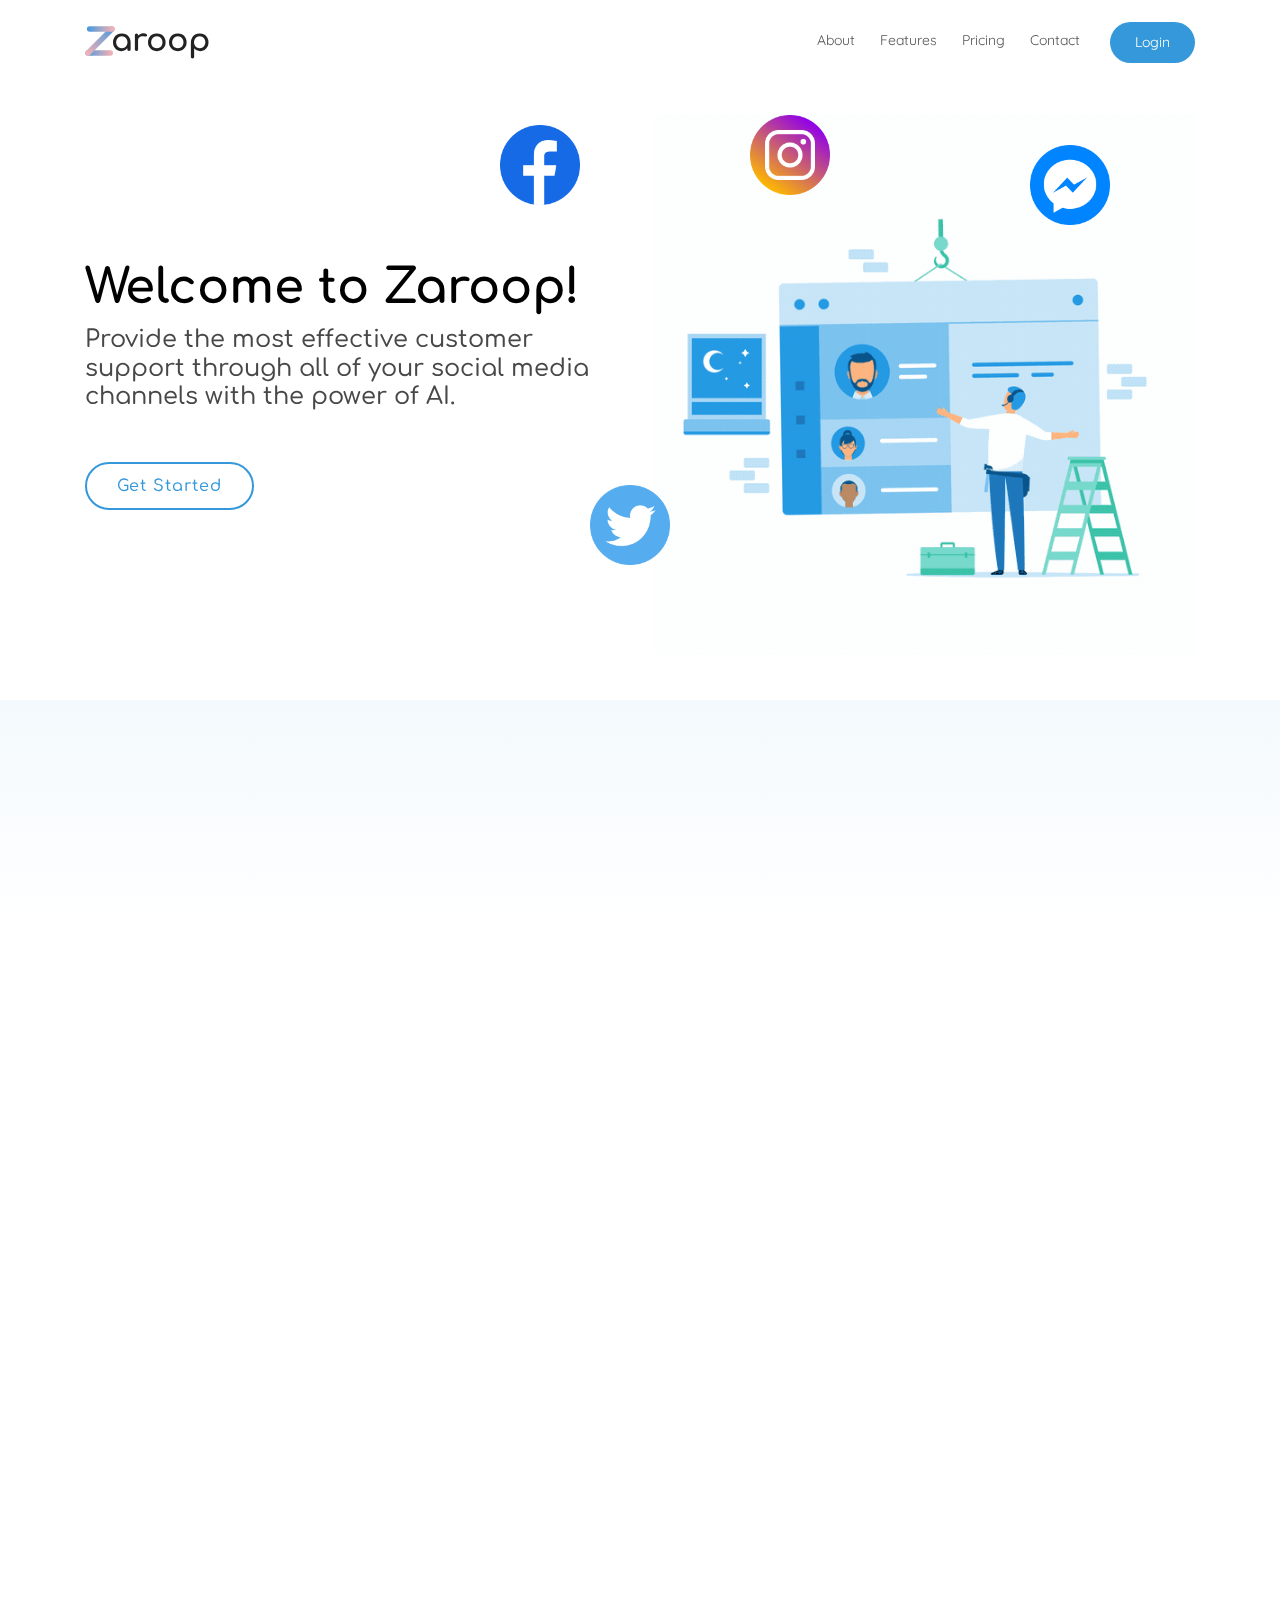
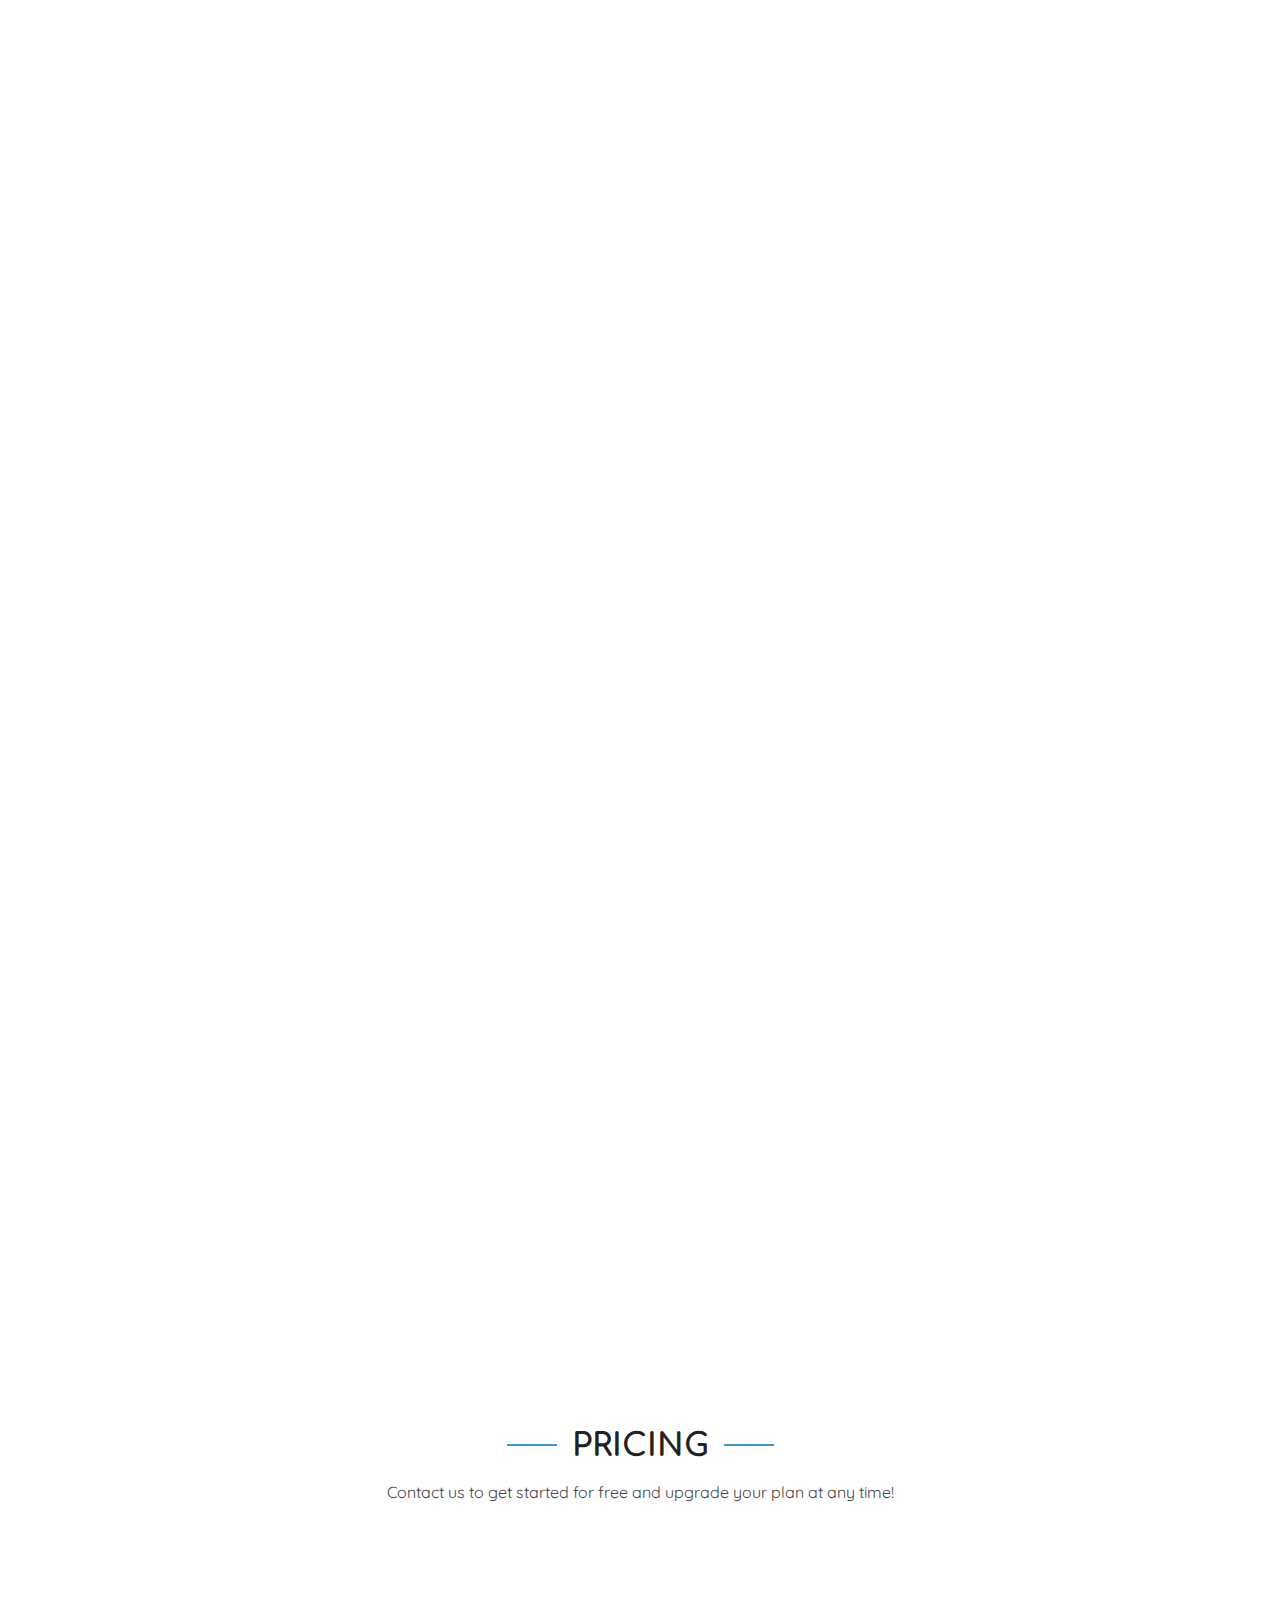
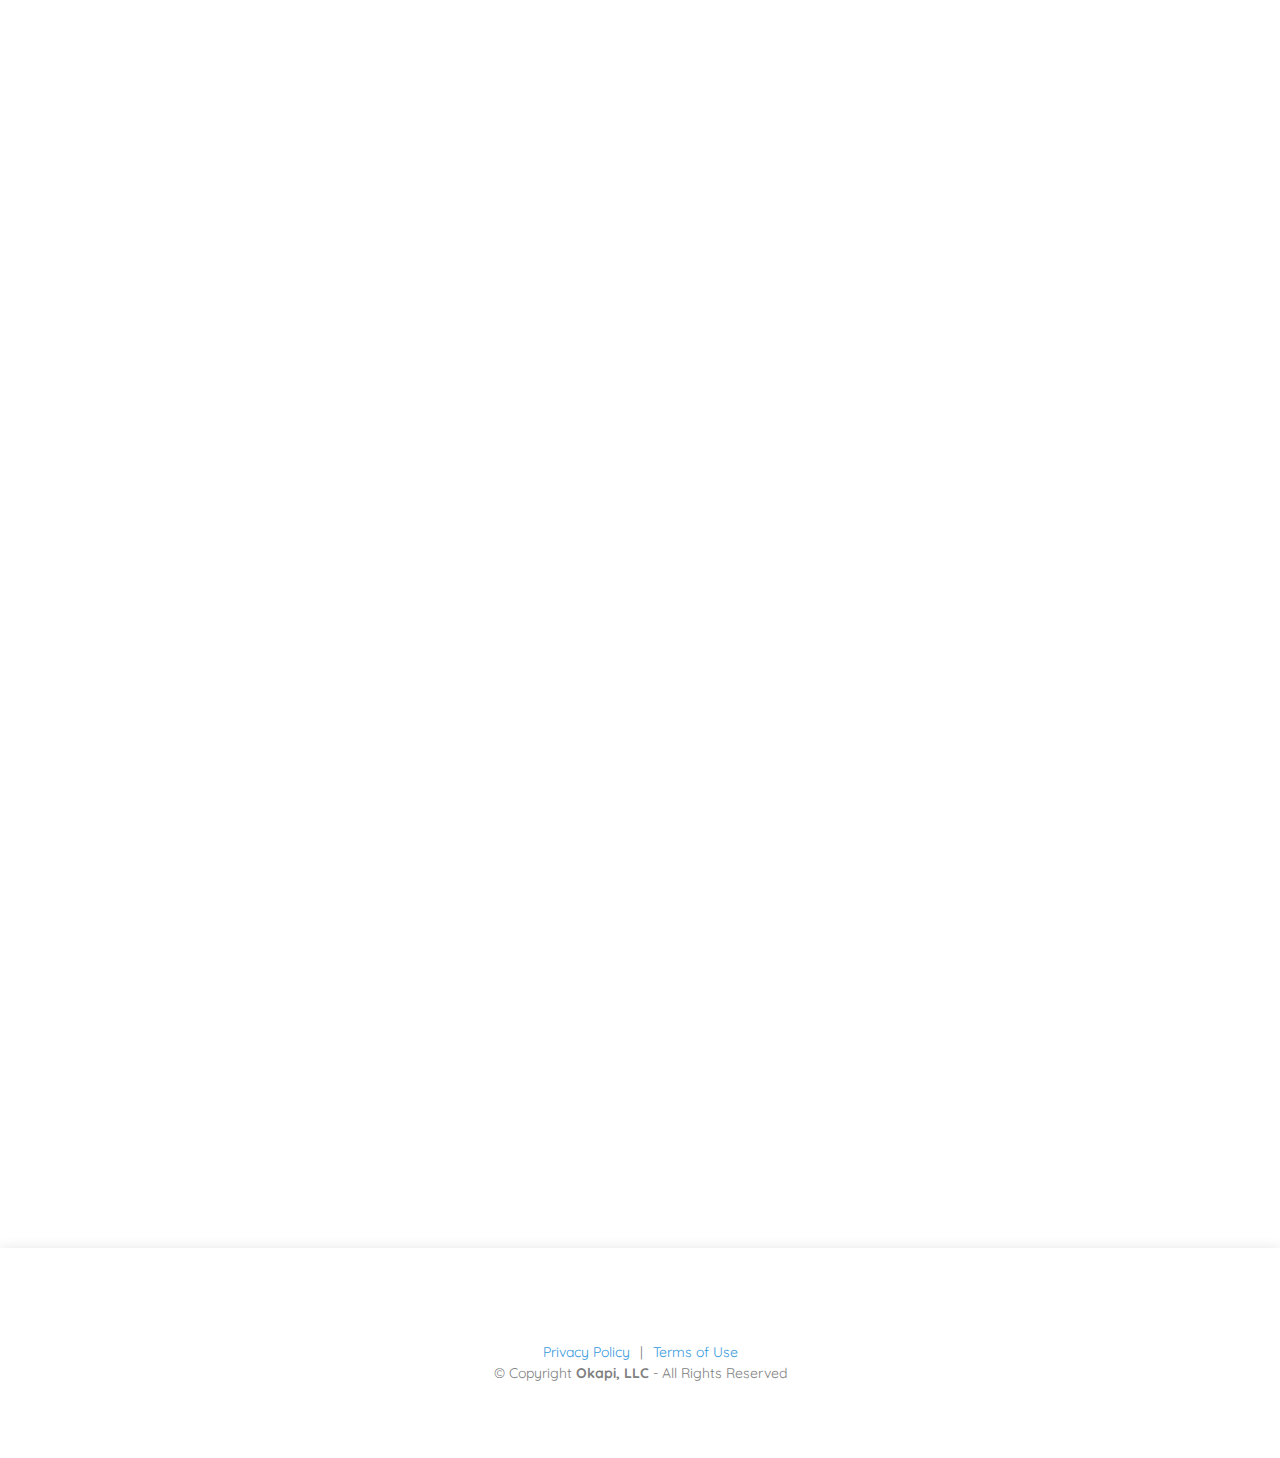
<file: index.html>
<!DOCTYPE html>
<html lang="en">

<head>
  <meta charset="utf-8">
  <meta content="width=device-width, initial-scale=1.0" name="viewport">

  <title>Zaroop</title>
  <meta content="" name="description">
  <meta content="" name="keywords">

  <!-- Favicons -->
  <link href="assets/img/favicon.png" rel="icon">
  <link href="assets/img/apple-touch-icon.png" rel="apple-touch-icon">

  <!-- Google Fonts -->
  <link href="https://fonts.googleapis.com/css?family=Comfortaa:300,400,500,600,700|Quicksand:300,400,600,700|Poppins:300,300i,400,400i,500,500i,600,600i,700,700i" rel="stylesheet">

  <!-- Vendor CSS Files -->
  <link href="assets/vendor/bootstrap/css/bootstrap.min.css" rel="stylesheet">
  <link href="assets/vendor/icofont/icofont.min.css" rel="stylesheet">
  <link href="assets/vendor/remixicon/remixicon.css" rel="stylesheet">
  <link href="assets/vendor/boxicons/css/boxicons.min.css" rel="stylesheet">
  <link href="assets/vendor/owl.carousel/assets/owl.carousel.min.css" rel="stylesheet">
  <link href="assets/vendor/venobox/venobox.css" rel="stylesheet">
  <link href="assets/vendor/aos/aos.css" rel="stylesheet">

  <link href="assets/css/style.css" rel="stylesheet">
</head>

<body>

  <!-- ======= Header ======= -->
  <header id="header" class="fixed-top d-flex align-items-center">
    <div class="container d-flex align-items-center">

      <div class="logo mr-auto">
        <h1 class="text-light" style="position: relative;">
          <a href="index.html">
            <svg style="margin-bottom: 4px;" xmlns="http://www.w3.org/2000/svg" xmlns:xlink="http://www.w3.org/1999/xlink" width="30" height="30" viewBox="0 0 540 540">
              <defs>
                <style>
                  .cls-1 {
                    fill: url(#linear-gradient);
                  }

                  .cls-2 {
                    fill-rule: evenodd;
                    fill: url(#linear-gradient-2);
                  }

                  .cls-3 {
                    fill: url(#linear-gradient-3);
                  }
                </style>
                <linearGradient id="linear-gradient" x1="505" y1="485" x2="5" y2="485" gradientUnits="userSpaceOnUse">
                  <stop offset="0" stop-color="#feb2b2"/>
                  <stop offset="1" stop-color="#4299e1"/>
                </linearGradient>
                <linearGradient id="linear-gradient-2" x1="4.422" y1="535.219" x2="533.61" y2="6.031" xlink:href="#linear-gradient"/>
                <linearGradient id="linear-gradient-3" x1="535" y1="54" x2="35" y2="54" xlink:href="#linear-gradient"/>
              </defs>
              <rect id="Rounded_Rectangle_1" data-name="Rounded Rectangle 1" class="cls-1" x="5" y="435" width="500" height="100" rx="50" ry="50"/>
              <path id="Rounded_Rectangle_3" data-name="Rounded Rectangle 3" class="cls-2" d="M19.038,449.858L448.252,20.645a50,50,0,0,1,70.71,70.711L89.748,520.569A50,50,0,0,1,19.038,449.858Z"/>
              <rect id="Rounded_Rectangle_1-2" data-name="Rounded Rectangle 1" class="cls-3" x="35" y="4" width="500" height="100" rx="50" ry="50"/>
            </svg>
            <span style="letter-spacing: -1px; margin-left: -14px;">aroop</span>
          </a>
        </h1>
      </div>

      <nav class="nav-menu d-none d-lg-block">
        <ul>
          <li><a href="#about">About</a></li>
          <li><a href="#services">Features</a></li>
          <li><a href="#pricing">Pricing</a></li>
          <li><a href="#contact">Contact</a></li>
          <li class="get-started"><a href="https://admin.zaroop.com">Login</a></li>
        </ul>
      </nav><!-- .nav-menu -->

    </div>
  </header><!-- End Header -->

  <!-- ======= Hero Section ======= -->
  <section id="hero" class="d-flex align-items-center">

    <div class="container">
      <div class="row">
        <div class="col-lg-6 pt-5 pt-lg-0 order-2 order-lg-1 d-flex flex-column justify-content-center">
          <h1 data-aos="fade-up">Welcome to Zaroop!</h1>
          <h2 data-aos="fade-up" data-aos-delay="400">Provide the most effective customer support through all of your social media channels with the power of AI.</h2>
          <div data-aos="fade-up" data-aos-delay="800">
            <a href="mailto: info@zaroop.com" class="btn-get-started scrollto">Get Started</a>
          </div>
        </div>
        <div class="d-none d-lg-block col-lg-6 order-1 order-lg-2 hero-img" data-aos="fade-left" data-aos-delay="200">
          <img style="width: 80px; height: 80px; z-index: 1; position: absolute; top: 10px; left: -140px;" src="assets/img/facebook.png" class="img-fluid animated" alt="">
          <img style="width: 80px; height: 80px; z-index: 1; position: absolute; animation-delay: -2s; top: 0; left: 110px;" src="assets/img/instagram.png" data-aos-delay="100" class="img-fluid animated" alt="">
          <img style="width: 80px; height: 80px; z-index: 1; position: absolute; animation-delay: -1s; top: 30px; right: 100px;" src="assets/img/messenger.png" class="img-fluid animated" alt="">
          <img style="width: 80px; height: 80px; z-index: 1; position: absolute; animation-delay: -3s; bottom: 90px; left: -50px;" src="assets/img/twitter.png" class="img-fluid animated" alt="">
          <img src="assets/img/hero2.gif" class="img-fluid" alt="">
        </div>
        <div class="d-lg-none d-block col-lg-6 order-1 order-lg-2 hero-img" data-aos="fade-left" data-aos-delay="200">
          <img src="assets/img/hero2.gif" class="img-fluid" alt="">
        </div>
      </div>
    </div>

  </section><!-- End Hero -->

  <main id="main">

    <section id="about" class="about" style="background: linear-gradient(0deg, #fff 80%, #f3f9fd 100%);">
      <div class="container">

        <div class="section-title" data-aos="fade-up">
          <h2>WHY ZAROOP?</h2>
        </div>

        <div class="row content">
          <div class="col-lg-8 offset-lg-2" style="z-index: 1" data-aos="fade-up" data-aos-delay="150">
            <div style="font-weight: 600; font-size: 22px;">CUSTOMER SERVICE ON SOCIAL MEDIA IS A MUST...</div>
            <p>
              As you and your company use social media more and more to engage with your consumer base, the volume of customer service issues coming through these platforms only grows. Failure to respond appropriately to such public-facing inquiries can be a huge detriment to your brand, while addressing them quickly and effectively as your online audience watches can be a game changer. 
            </p>
          </div>
        </div>

        <div class="row content">
          <div class="image col-lg-6 d-flex align-items-stretch justify-content-center justify-content-xl-start" data-aos="fade-right" data-aos-delay="150">
            <img src="assets/img/hero1.gif" alt="" class="img-fluid">
          </div>

          <div class="col-lg-6" data-aos="fade-left" data-aos-delay="150" style="padding-top: 120px">
            <div style="font-weight: 600; font-size: 22px;">...BUT IT'S NOT EASY</div>
            <p>
              There are many obstacles that make it difficult to provide great customer support on social media:
              <li>Those in charge of your social media content may not be equipped to resolve customer service issues.</li>
              <li>Likewise, your support agents may not be able to reliably manage the resolution of these issues through your social media accounts alone.</li>
              <li>Sifting through all of your social engagement to pick out serviceable issues can be a time-consuming task.</li>
              <li>These problems get compounded when dealing with multiple platforms simultaneously.</li>
            </p>
          </div>
        </div>

        <div class="row content" style="padding-top: 30px;">
          <div class="col-lg-8 offset-lg-2" data-aos="fade-up" data-aos-delay="150">
            <div style="font-weight: 600; font-size: 22px;">THAT'S WHERE ZAROOP COMES IN!</div>
            <p>
              With the help of Natural Language Processing (NLP), Zaroop filters out noise from your social media engagement and brings relevant customer service issues from all of your social media channels to the right support agent in a single, easy-to-use interface.
            </p>
          </div>
        </div>
    </section>
    <!-- End About Us Section -->

    <!-- ======= Features Section ======= -->
    <section id="services" class="services">
      <div class="container">

        <div class="section-title" data-aos="fade-up">
          <h2>Features</h2>
        </div>

        <div class="row">
          <div class="col-md-6 d-flex align-items-stretch mt-4">
            <div class="icon-box" data-aos="fade-up" data-aos-delay="300">
              <div class="icon"><i class="bx bx-layer"></i></div>
              <h4 class="title"><a href="">All-In-One Platform</a></h4>
              <p class="description">Manage all communication, including both public posts and direct messages, from all of your social media accounts in one place.</p>
            </div>
          </div>

          <div class="col-md-6 d-flex align-items-stretch mt-4">
            <div class="icon-box" data-aos="fade-up" data-aos-delay="400">
              <div class="icon"><i class="bx bx-message-rounded-check"></i></div>
              <h4 class="title"><a href="">AI Filtering</a></h4>
              <p class="description">Zaroop leverages Natural Language Processing (NLP) to surface only relevant issues for your support agents to address.</p>
            </div>
          </div>
        </div>

        <div class="row">
          <div class="col-md-6 d-flex align-items-stretch mt-4">
            <div class="icon-box" data-aos="fade-up" data-aos-delay="400">
              <div class="icon"><i class="bx bx-line-chart"></i></div>
              <h4 class="title"><a href="">Case Analytics</a></h4>
              <p class="description">Track cases across numerous dimensions to help inform and improve your customer service strategy with data.</p>
            </div>
          </div>

          <div class="col-md-6 d-flex align-items-stretch mt-4">
            <div class="icon-box" data-aos="fade-up" data-aos-delay="300">
              <div class="icon"><i class="bx bx-world"></i></div>
              <h4 class="title"><a href="">Broad Compatibility</a></h4>
              <p class="description">Enjoy support for a wide range of the internet's most popular social media platforms, such as Facebook, Twitter, Instagram and more!</p>
            </div>
          </div>
        </div>

        <div class="row">
          <div class="col-md-6 d-flex align-items-stretch mt-4">
            <div class="icon-box" data-aos="fade-up" data-aos-delay="200">
              <div class="icon"><i class="bx bx-mail-send"></i></div>
              <h4 class="title"><a href="">Quick Replies</a></h4>
              <p class="description">Add customized canned responses for your team to take advantage in expediting the resolution of common issues.</p>
            </div>
          </div>

          <div class="col-md-6 d-flex align-items-stretch mt-4">
            <div class="icon-box" data-aos="fade-up" data-aos-delay="200">
              <div class="icon"><i class="bx bx-sitemap"></i></div>
              <h4 class="title"><a href="">Issue Routing</a></h4>
              <p class="description">Configure new issues to be automatically assigned to specific agents based on the content of the incoming request.</p>
            </div>
          </div>
        </div>

      </div>
    </section><!-- End Features Section -->

    <!-- ======= Pricing Section ======= -->
    <section id="pricing" class="pricing">
      <div class="container">

        <div class="section-title">
          <h2>Pricing</h2>
          <p>Contact us to get started for free and upgrade your plan at any time!</p>
        </div>

        <div class="row d-flex justify-content-center">

          <div class="col-lg-4 col-md-6">
            <div class="box" data-aos="zoom-in-right" data-aos-delay="100">
              <h3>Free</h3>
              <h4><sup>$</sup>0<span> / month</span></h4>
              <ul>
                <li>1 Agent</li>
                <li>1 Social Media Platform Integration</li>
                <li>Unlimited Messaging</li>
                <li>Standard AI Filtering</li>
                <li>Case Analytics</li>
                <li>Quick Replies</li>
              </ul>
              <div class="btn-wrap" style="padding-top: 33px">
                <a href="mailto: info@zaroop.com" class="btn-buy">Contact Us</a>
              </div>
            </div>
          </div>

          <div class="col-lg-4 col-md-6 mt-4 mt-md-0">
            <div class="box recommended" data-aos="zoom-in-left" data-aos-delay="100">
              <h3>Pro</h3>
              <ul style="margin-bottom: 30px">
                <li>Unlimited Agents</li>
                <li>Unlimited Social Media Platform Integrations</li>
                <li>Unlimited Messaging</li>
                <li>Customizable AI Filtering</li>
                <li>Case Analytics</li>
                <li>Quick Replies</li>
                <li>Issue Routing</li>
                <li>Customized Workflow Integrations</li>
              </ul>
              <div class="btn-wrap">
                <a href="mailto: info@zaroop.com" class="btn-buy">Contact Us</a>
              </div>
            </div>
          </div>

        </div>

      </div>
    </section><!-- End Pricing Section -->

    <!-- ======= Contact Section ======= -->
    <section id="contact" class="contact" style="padding: 240px;">
      <div class="container">

        <div class="section-title" data-aos="fade-up">
          <h2>Contact Us</h2>
        </div>

          <div class="mt-4 mt-md-0" data-aos="fade-up" data-aos-delay="200">
            <div class="info d-flex justify-content-around" style="padding: 20px">
              <div>
                <i class="ri-map-pin-line"></i>
                <p>6725 Hahaione Pl<br>Honolulu, HI 96825</p>
              </div>

              <div>
                <i class="ri-mail-send-line"></i>
                <p>info@zaroop.com</p>
              </div>

              <div>
                <i class="ri-phone-line"></i>
                <p>+1 646 469 7817</p>
              </div>

            </div>
          </div>


      </div>
    </section><!-- End Contact Section -->

  </main><!-- End #main -->

  <!-- ======= Footer ======= -->
  <footer id="footer">
    <div class="container" style="height: 150px; padding: 64px; color: gray">
      <div class="text-center">
        <div><a href="privacy_policy.html" style="padding-right: 10px">Privacy Policy</a>|<a href="terms_of_use.html" style="padding-left: 10px">Terms of Use</a></div>
        <div>&copy; Copyright <strong>Okapi, LLC</strong> - All Rights Reserved<div>
      </div>
    </div>
  </footer><!-- End Footer -->

  <!-- Vendor JS Files -->
  <script src="assets/vendor/jquery/jquery.min.js"></script>
  <script src="assets/vendor/bootstrap/js/bootstrap.bundle.min.js"></script>
  <script src="assets/vendor/jquery.easing/jquery.easing.min.js"></script>
  <script src="assets/vendor/php-email-form/validate.js"></script>
  <script src="assets/vendor/waypoints/jquery.waypoints.min.js"></script>
  <script src="assets/vendor/counterup/counterup.min.js"></script>
  <script src="assets/vendor/owl.carousel/owl.carousel.min.js"></script>
  <script src="assets/vendor/isotope-layout/isotope.pkgd.min.js"></script>
  <script src="assets/vendor/venobox/venobox.min.js"></script>
  <script src="assets/vendor/aos/aos.js"></script>

  <!-- Template Main JS File -->
  <script src="assets/js/main.js"></script>

</body>

</html>
</file>
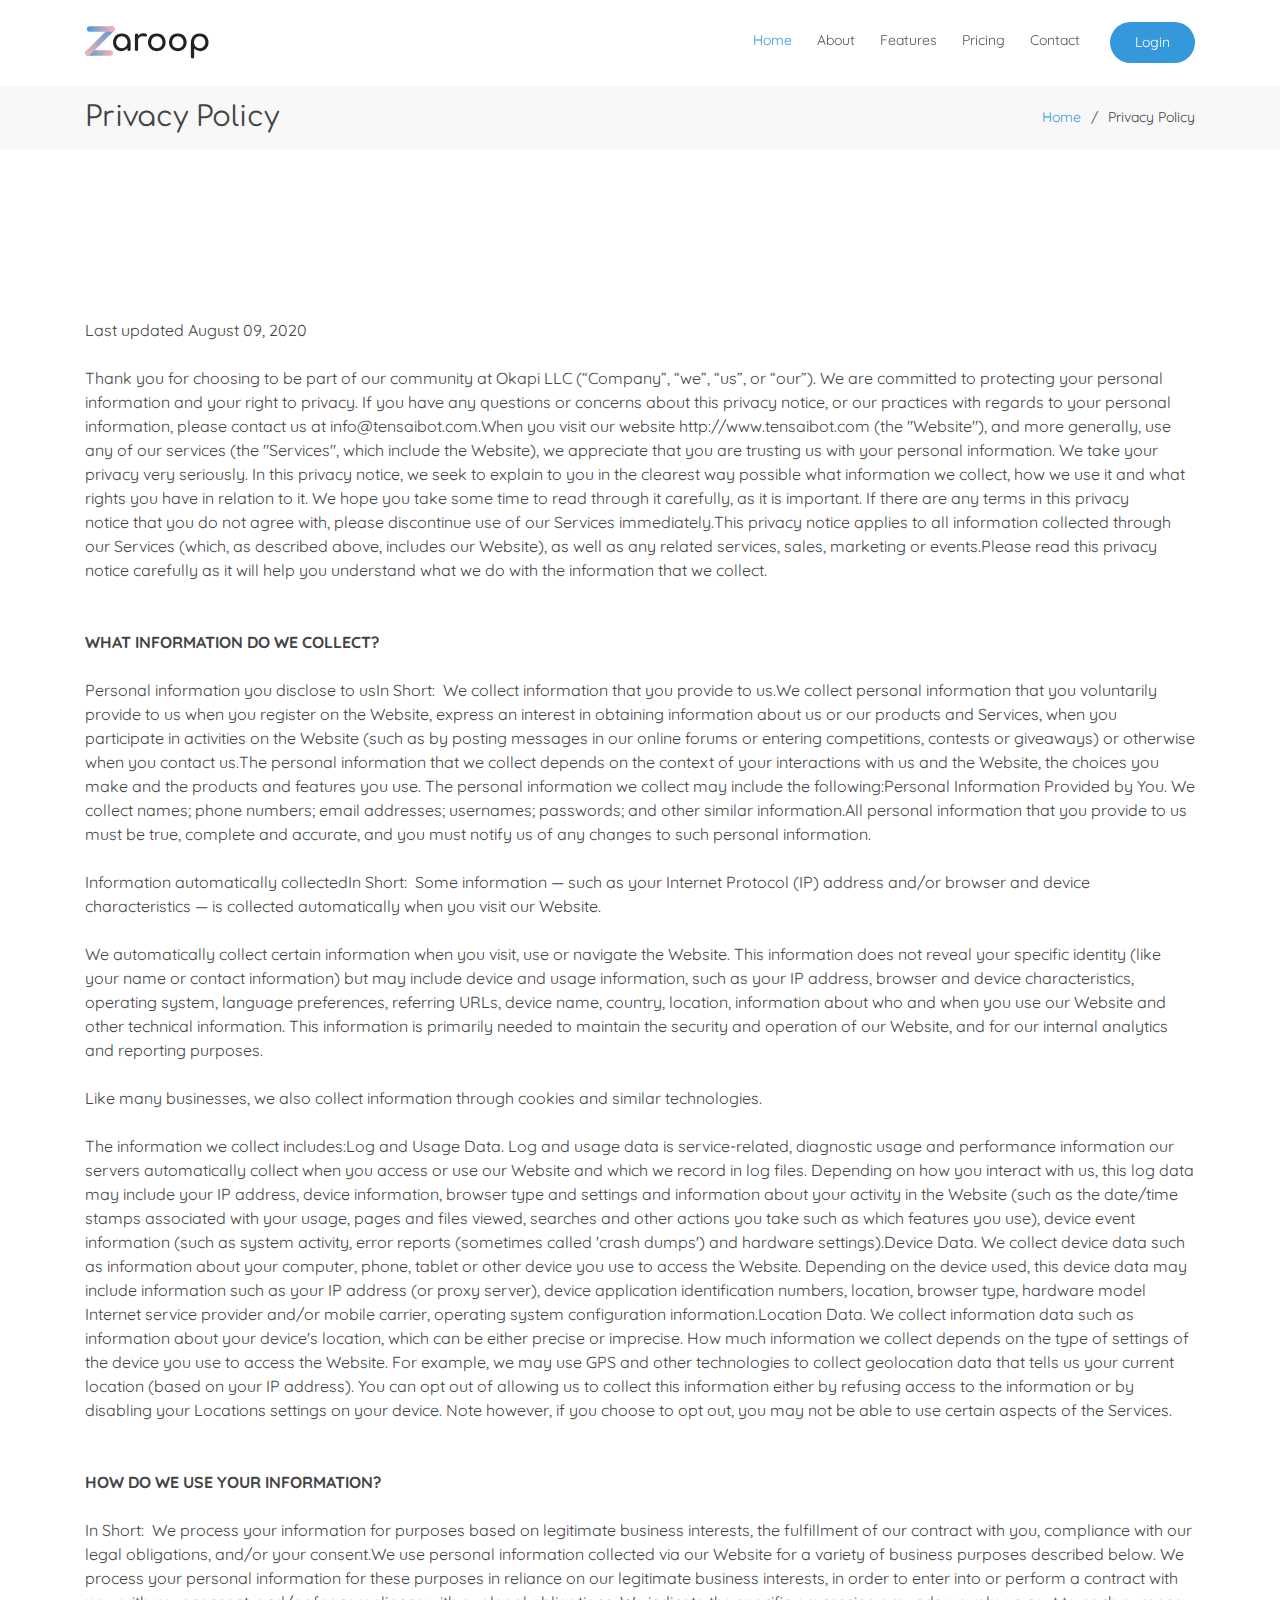
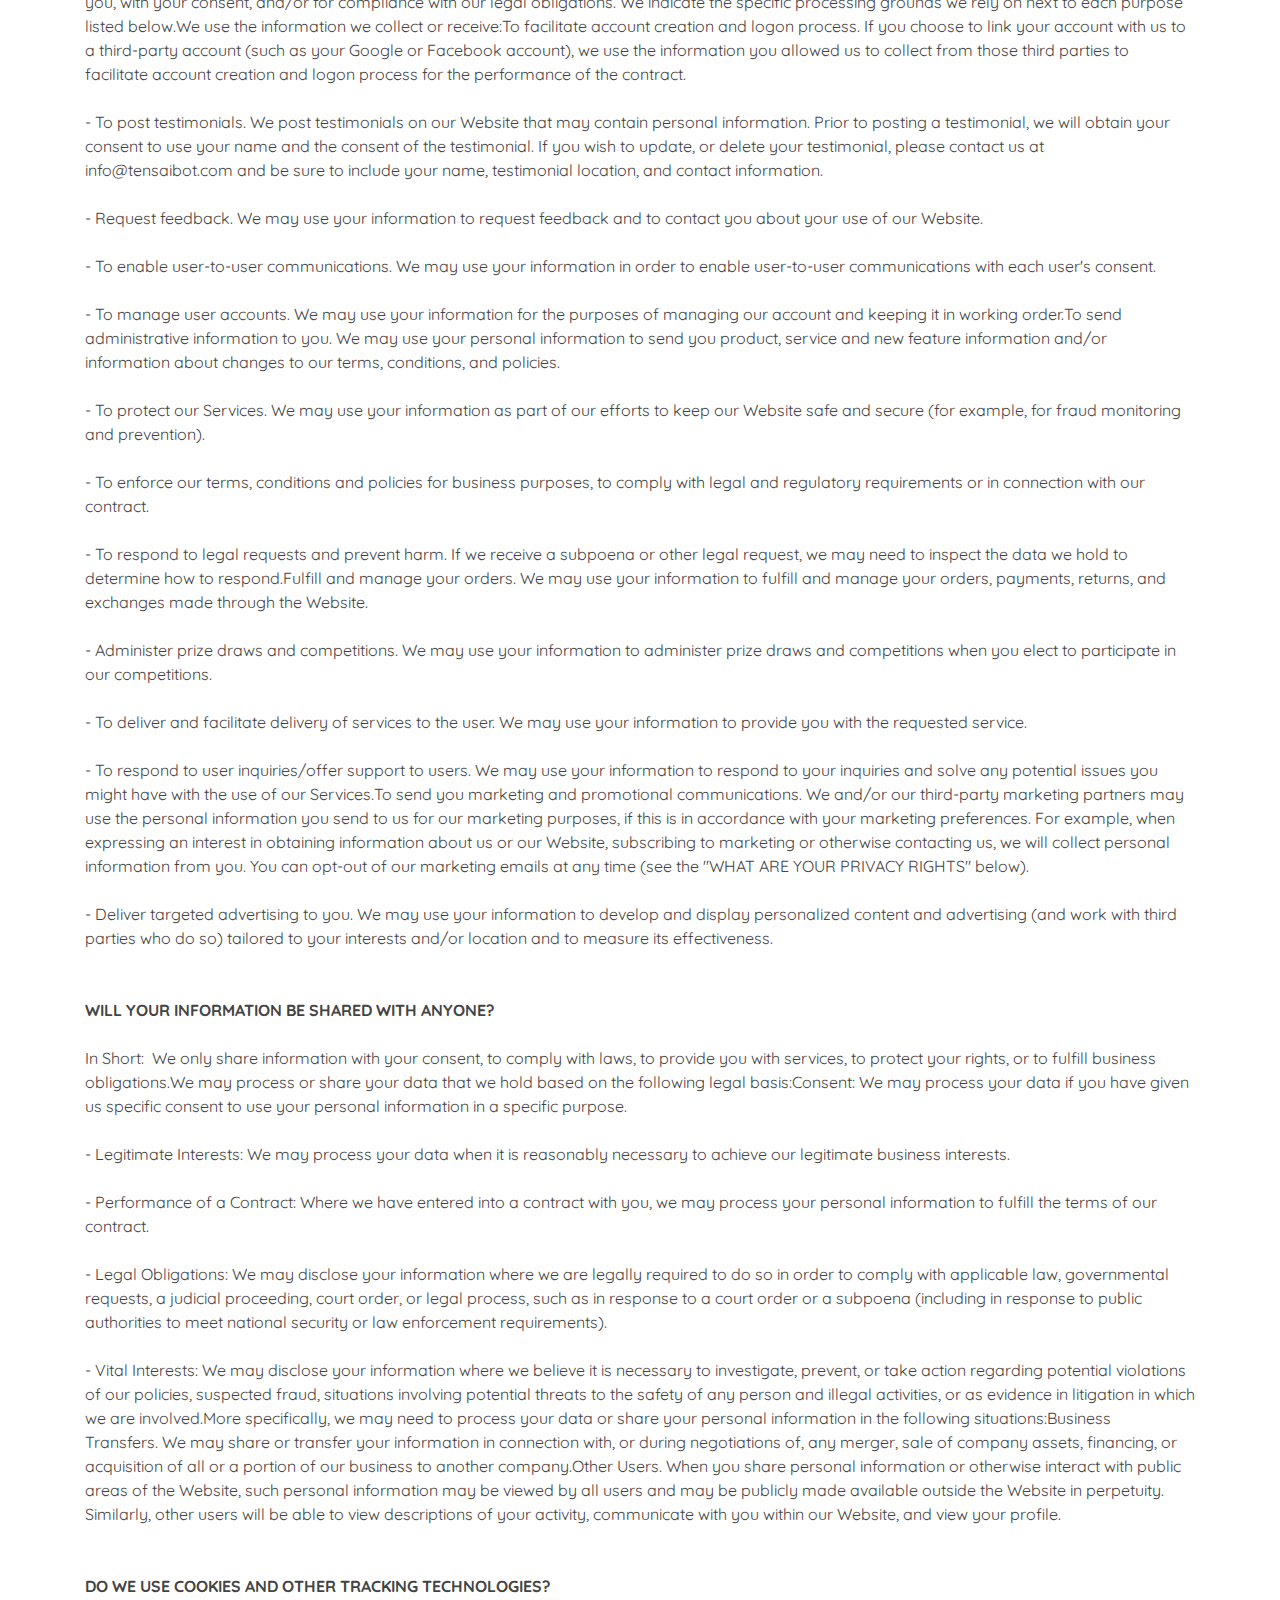
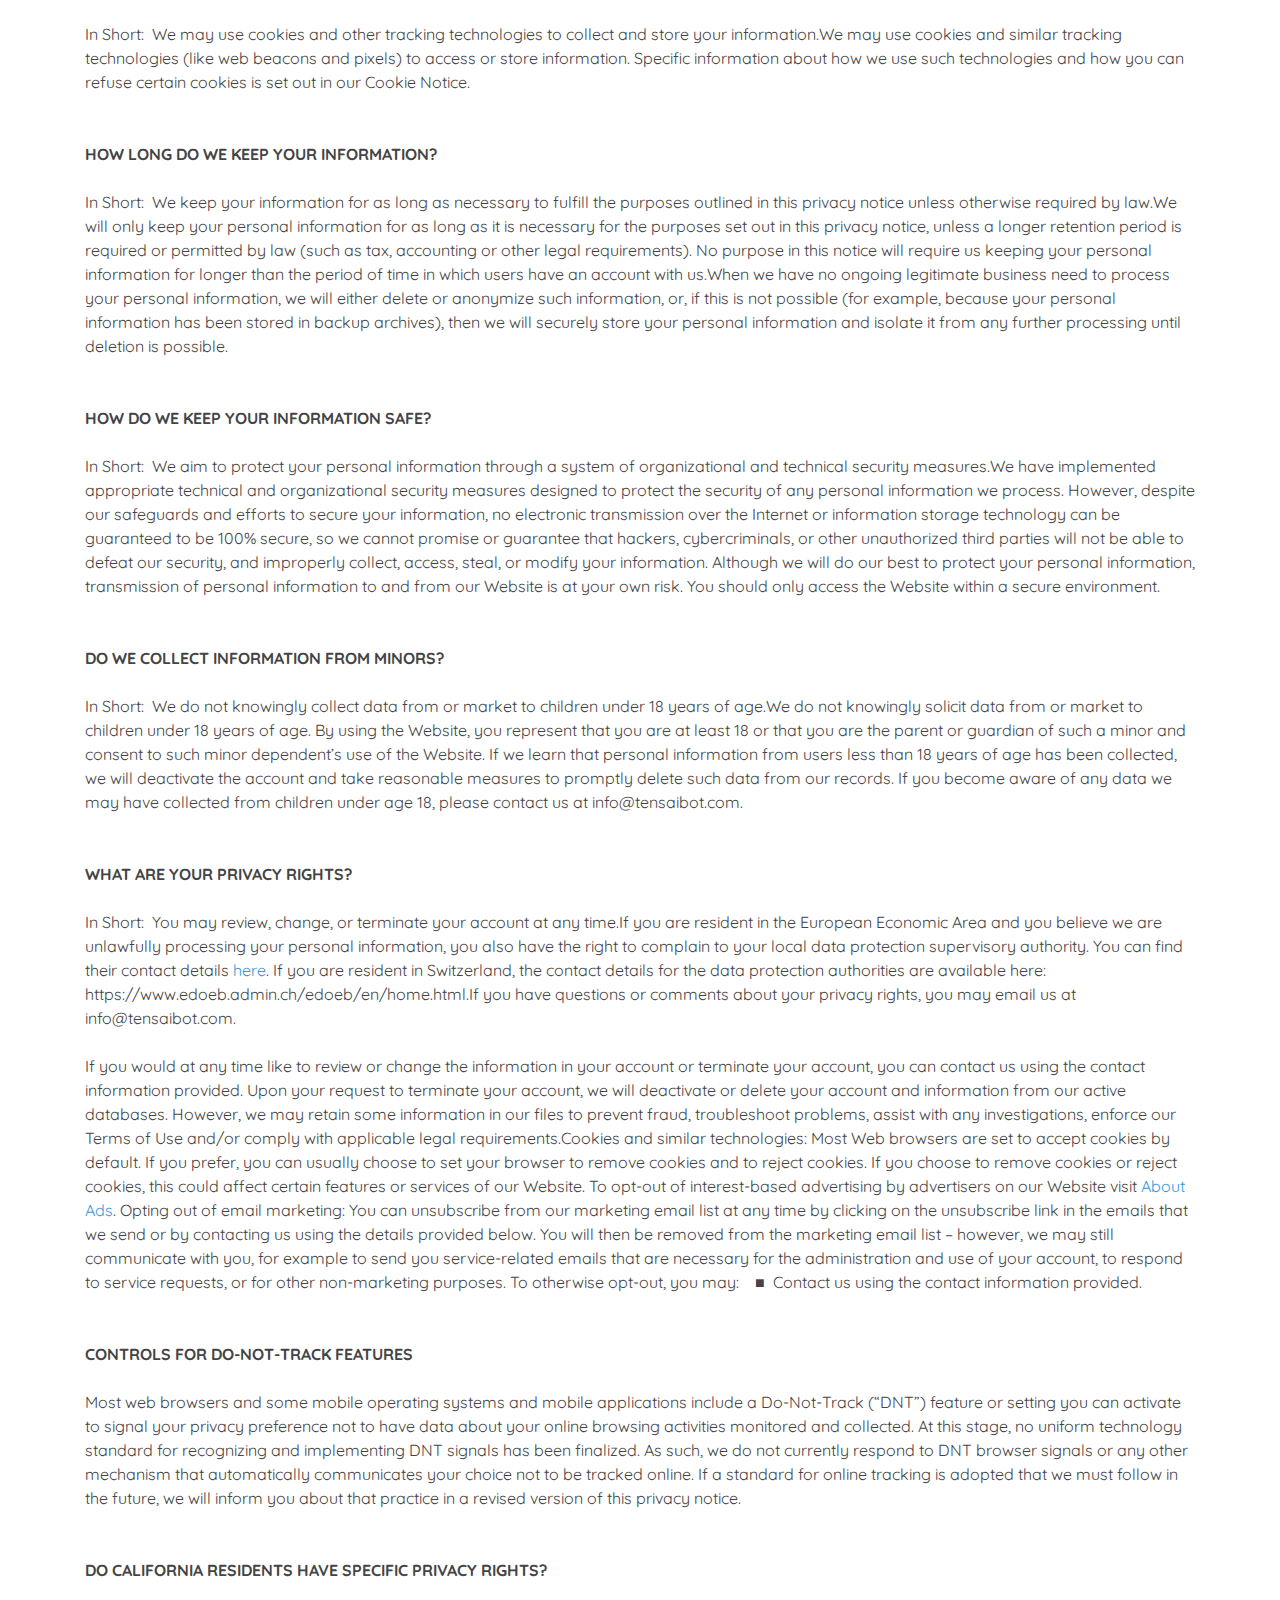
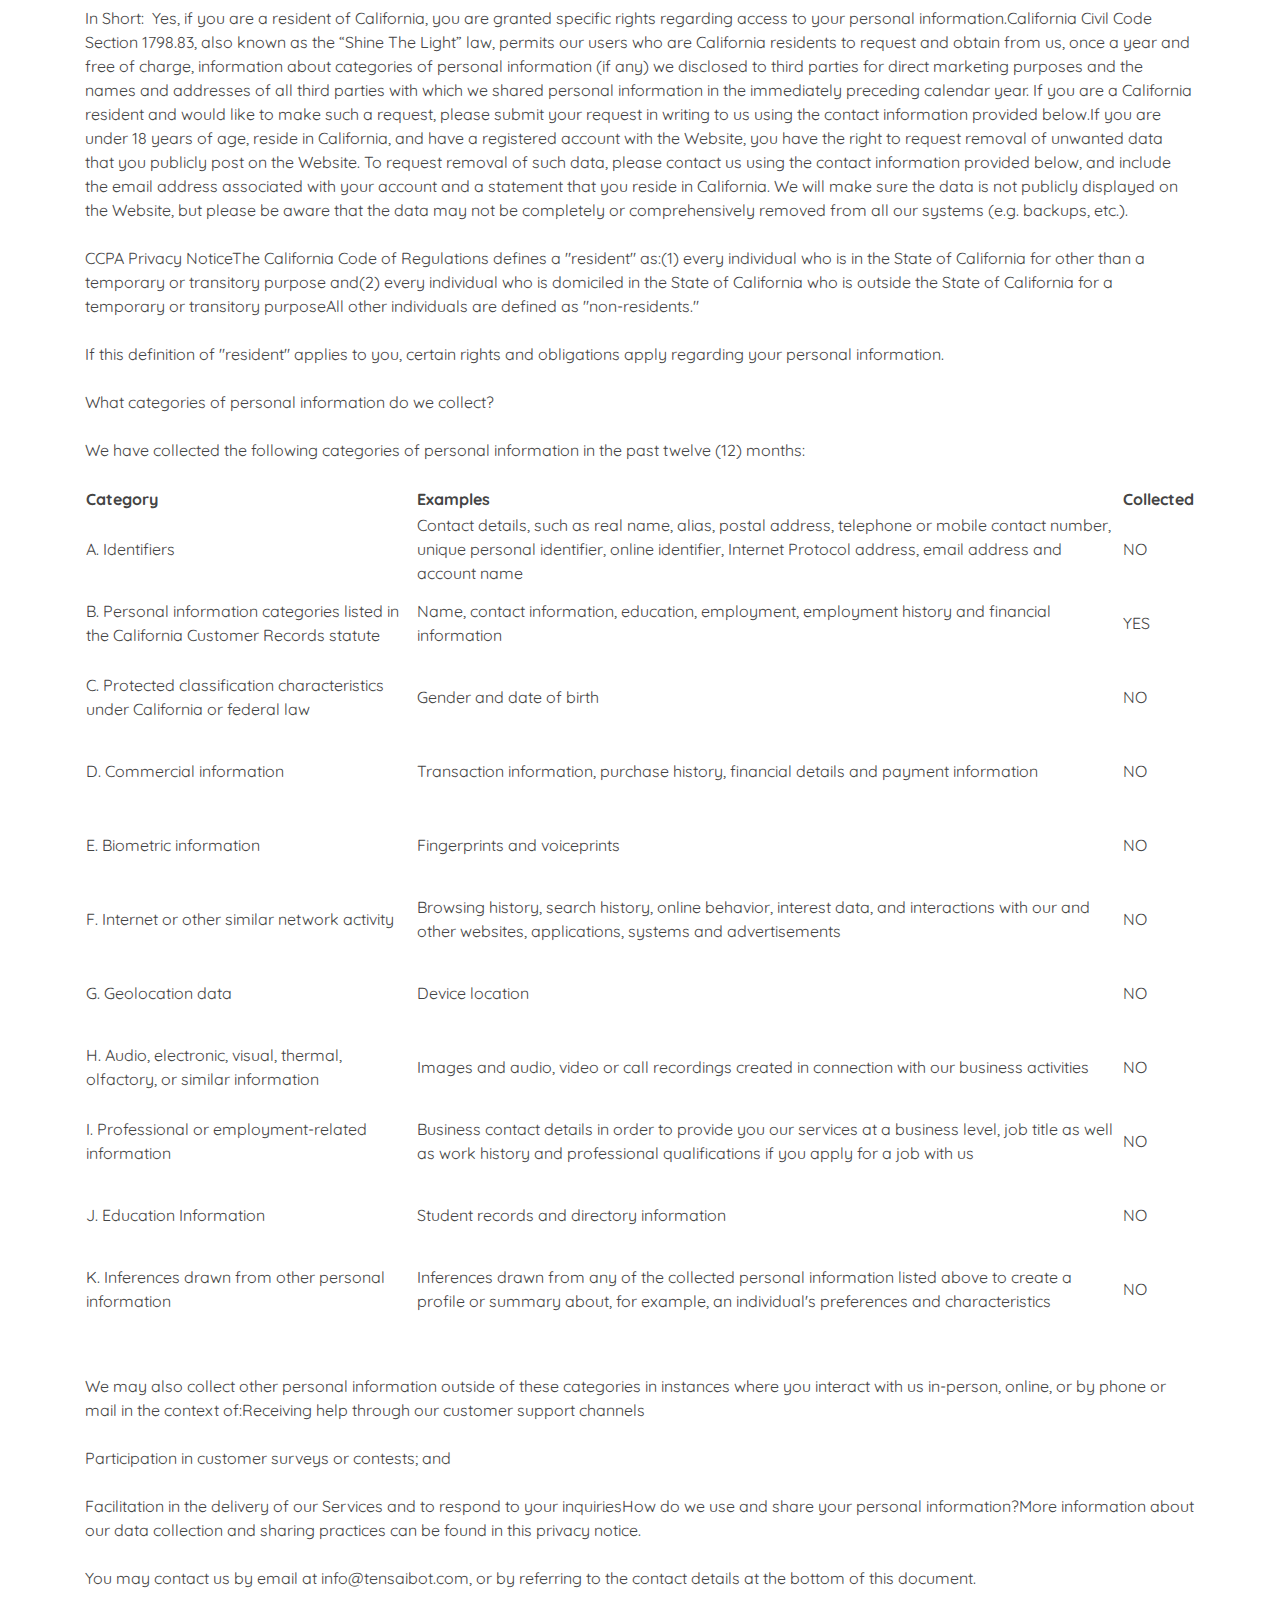
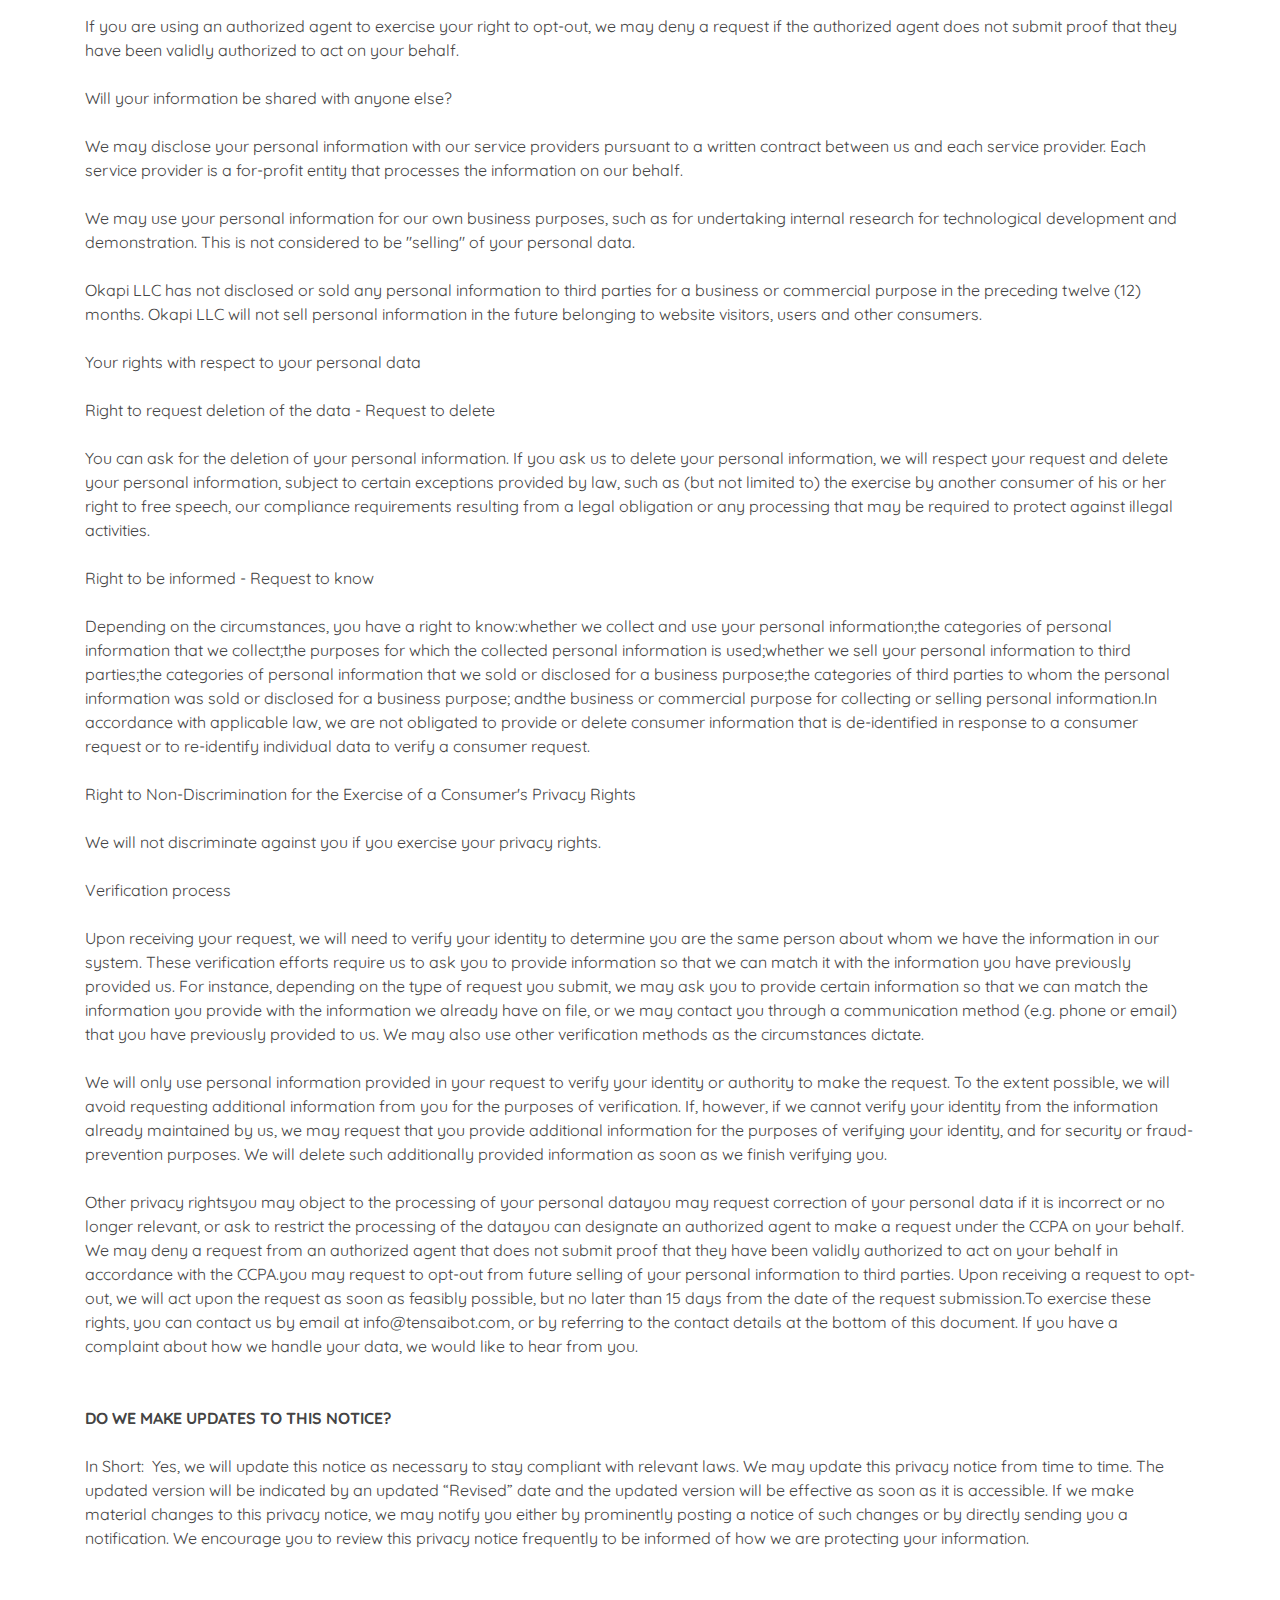
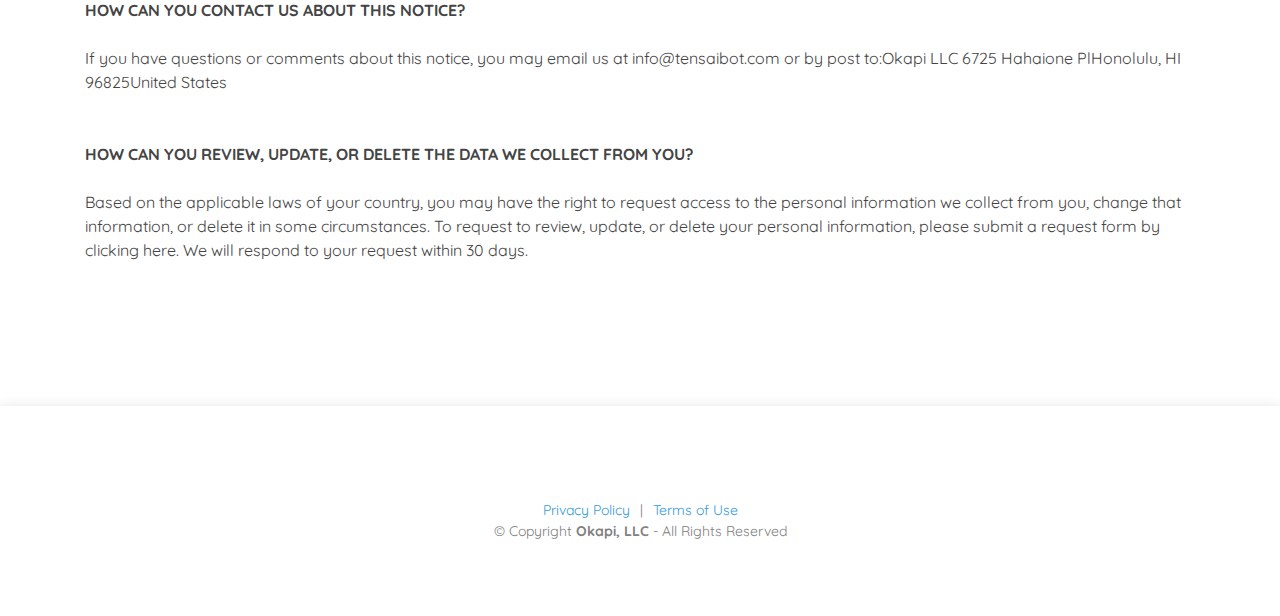
<file: privacy_policy.html>
<!DOCTYPE html>
<html lang="en">

<head>
  <meta charset="utf-8">
  <meta content="width=device-width, initial-scale=1.0" name="viewport">

  <title>Privacy Policy | TensaiBot</title>
  <meta content="" name="description">
  <meta content="" name="keywords">

  <!-- Favicons -->
  <link href="assets/img/favicon.png" rel="icon">
  <link href="assets/img/apple-touch-icon.png" rel="apple-touch-icon">

  <!-- Google Fonts -->
  <link href="https://fonts.googleapis.com/css?family=Comfortaa:300,400,500,600,700|Quicksand:300,400,600,700|Poppins:300,300i,400,400i,500,500i,600,600i,700,700i" rel="stylesheet">

  <!-- Vendor CSS Files -->
  <link href="assets/vendor/bootstrap/css/bootstrap.min.css" rel="stylesheet">
  <link href="assets/vendor/icofont/icofont.min.css" rel="stylesheet">
  <link href="assets/vendor/remixicon/remixicon.css" rel="stylesheet">
  <link href="assets/vendor/boxicons/css/boxicons.min.css" rel="stylesheet">
  <link href="assets/vendor/owl.carousel/assets/owl.carousel.min.css" rel="stylesheet">
  <link href="assets/vendor/venobox/venobox.css" rel="stylesheet">
  <link href="assets/vendor/aos/aos.css" rel="stylesheet">

  <!-- Template Main CSS File -->
  <link href="assets/css/style.css" rel="stylesheet">
</head>

<body>

  <!-- ======= Header ======= -->
  <header id="header" class="fixed-top d-flex align-items-center">
    <div class="container d-flex align-items-center">

      <div class="logo mr-auto">
        <h1 class="text-light" style="position: relative;">
          <a href="index.html">
            <svg style="margin-bottom: 4px;" xmlns="http://www.w3.org/2000/svg" xmlns:xlink="http://www.w3.org/1999/xlink" width="30" height="30" viewBox="0 0 540 540">
              <defs>
                <style>
                  .cls-1 {
                    fill: url(#linear-gradient);
                  }

                  .cls-2 {
                    fill-rule: evenodd;
                    fill: url(#linear-gradient-2);
                  }

                  .cls-3 {
                    fill: url(#linear-gradient-3);
                  }
                </style>
                <linearGradient id="linear-gradient" x1="505" y1="485" x2="5" y2="485" gradientUnits="userSpaceOnUse">
                  <stop offset="0" stop-color="#feb2b2"/>
                  <stop offset="1" stop-color="#4299e1"/>
                </linearGradient>
                <linearGradient id="linear-gradient-2" x1="4.422" y1="535.219" x2="533.61" y2="6.031" xlink:href="#linear-gradient"/>
                <linearGradient id="linear-gradient-3" x1="535" y1="54" x2="35" y2="54" xlink:href="#linear-gradient"/>
              </defs>
              <rect id="Rounded_Rectangle_1" data-name="Rounded Rectangle 1" class="cls-1" x="5" y="435" width="500" height="100" rx="50" ry="50"/>
              <path id="Rounded_Rectangle_3" data-name="Rounded Rectangle 3" class="cls-2" d="M19.038,449.858L448.252,20.645a50,50,0,0,1,70.71,70.711L89.748,520.569A50,50,0,0,1,19.038,449.858Z"/>
              <rect id="Rounded_Rectangle_1-2" data-name="Rounded Rectangle 1" class="cls-3" x="35" y="4" width="500" height="100" rx="50" ry="50"/>
            </svg>
            <span style="letter-spacing: -1px; margin-left: -14px;">aroop</span>
          </a>
        </h1>
      </div>

      <nav class="nav-menu d-none d-lg-block">
        <ul>
          <li class="active"><a href="index.html">Home</a></li>
          <li><a href="index.html#about">About</a></li>
          <li><a href="index.html#services">Features</a></li>
          <li><a href="index.html#pricing">Pricing</a></li>
          <li><a href="index.html#contact">Contact</a></li>

          <li class="get-started"><a href="https://admin.tensaibot.com">Login</a></li>
        </ul>
      </nav><!-- .nav-menu -->

    </div>
  </header><!-- End Header -->

  <main id="main">

    <!-- ======= Breadcrumbs Section ======= -->
    <section class="breadcrumbs">
      <div class="container">

        <div class="d-flex justify-content-between align-items-center">
          <h2>Privacy Policy</h2>
          <ol>
            <li><a href="index.html">Home</a></li>
            <li>Privacy Policy</li>
          </ol>
        </div>

      </div>
    </section><!-- End Breadcrumbs Section -->

    <section class="inner-page">
      <div class="container">
        <br/><br/>
        Last updated August 09, 2020
        <br/><br/>
        Thank you for choosing to be part of our community at Okapi LLC (“Company”, “we”, “us”, or “our”). We are committed to protecting your personal information and your right to privacy. If you have any questions or concerns about this privacy notice, or our practices with regards to your personal information, please contact us at info@tensaibot.com.When you visit our website http://www.tensaibot.com (the "Website"),  and more generally, use any of our services (the "Services", which include the Website), we appreciate that you are trusting us with your personal information. We take your privacy very seriously. In this privacy notice, we seek to explain to you in the clearest way possible what information we collect, how we use it and what rights you have in relation to it. We hope you take some time to read through it carefully, as it is important. If there are any terms in this privacy notice that you do not agree with, please discontinue use of our Services immediately.This privacy notice applies to all information collected through our Services (which, as described above, includes our Website), as well as any related services, sales, marketing or events.Please read this privacy notice carefully as it will help you understand what we do with the information that we collect.
        <br/><br/><br/>
        <b>WHAT INFORMATION DO WE COLLECT?</b>
        <br/><br/>
        Personal information you disclose to usIn Short:  We collect information that you provide to us.We collect personal information that you voluntarily provide to us when you register on the Website, express an interest in obtaining information about us or our products and Services, when you participate in activities on the Website (such as by posting messages in our online forums or entering competitions, contests or giveaways) or otherwise when you contact us.The personal information that we collect depends on the context of your interactions with us and the Website, the choices you make and the products and features you use. The personal information we collect may include the following:Personal Information Provided by You. We collect names; phone numbers; email addresses; usernames; passwords; and other similar information.All personal information that you provide to us must be true, complete and accurate, and you must notify us of any changes to such personal information.
        <br/><br/>
        Information automatically collectedIn Short:  Some information — such as your Internet Protocol (IP) address and/or browser and device characteristics — is collected automatically when you visit our Website.
        <br/><br/>
        We automatically collect certain information when you visit, use or navigate the Website. This information does not reveal your specific identity (like your name or contact information) but may include device and usage information, such as your IP address, browser and device characteristics, operating system, language preferences, referring URLs, device name, country, location, information about who and when you use our Website and other technical information. This information is primarily needed to maintain the security and operation of our Website, and for our internal analytics and reporting purposes.
        <br/><br/>
        Like many businesses, we also collect information through cookies and similar technologies.  
        <br/><br/>
        The information we collect includes:Log and Usage Data. Log and usage data is service-related, diagnostic usage and performance information our servers automatically collect when you access or use our Website and which we record in log files. Depending on how you interact with us, this log data may include your IP address, device information, browser type and settings and information about your activity in the Website (such as the date/time stamps associated with your usage, pages and files viewed, searches and other actions you take such as which features you use), device event information (such as system activity, error reports (sometimes called 'crash dumps') and hardware settings).Device Data. We collect device data such as information about your computer, phone, tablet or other device you use to access the Website. Depending on the device used, this device data may include information such as your IP address (or proxy server), device application identification numbers, location, browser type, hardware model Internet service provider and/or mobile carrier, operating system configuration information.Location Data. We collect information data such as information about your device's location, which can be either precise or imprecise. How much information we collect depends on the type of settings of the device you use to access the Website. For example, we may use GPS and other technologies to collect geolocation data that tells us your current location (based on your IP address). You can opt out of allowing us to collect this information either by refusing access to the information or by disabling your Locations settings on your device. Note however, if you choose to opt out, you may not be able to use certain aspects of the Services.
        <br/><br/><br/>
        <b>HOW DO WE USE YOUR INFORMATION?</b>
        <br/><br/>
        In Short:  We process your information for purposes based on legitimate business interests, the fulfillment of our contract with you, compliance with our legal obligations, and/or your consent.We use personal information collected via our Website for a variety of business purposes described below. We process your personal information for these purposes in reliance on our legitimate business interests, in order to enter into or perform a contract with you, with your consent, and/or for compliance with our legal obligations. We indicate the specific processing grounds we rely on next to each purpose listed below.We use the information we collect or receive:To facilitate account creation and logon process. If you choose to link your account with us to a third-party account (such as your Google or Facebook account), we use the information you allowed us to collect from those third parties to facilitate account creation and logon process for the performance of the contract. 
        <br/><br/>
        - To post testimonials. We post testimonials on our Website that may contain personal information. Prior to posting a testimonial, we will obtain your consent to use your name and the consent of the testimonial. If you wish to update, or delete your testimonial, please contact us at info@tensaibot.com and be sure to include your name, testimonial location, and contact information.
        <br/><br/>
        - Request feedback. We may use your information to request feedback and to contact you about your use of our Website.
        <br/><br/>
        - To enable user-to-user communications. We may use your information in order to enable user-to-user communications with each user's consent.
        <br/><br/>
        - To manage user accounts. We may use your information for the purposes of managing our account and keeping it in working order.To send administrative information to you. We may use your personal information to send you product, service and new feature information and/or information about changes to our terms, conditions, and policies.
        <br/><br/>
        - To protect our Services. We may use your information as part of our efforts to keep our Website safe and secure (for example, for fraud monitoring and prevention).
        <br/><br/>
        - To enforce our terms, conditions and policies for business purposes, to comply with legal and regulatory requirements or in connection with our contract.
        <br/><br/>
        - To respond to legal requests and prevent harm. If we receive a subpoena or other legal request, we may need to inspect the data we hold to determine how to respond.Fulfill and manage your orders. We may use your information to fulfill and manage your orders, payments, returns, and exchanges made through the Website.
        <br/><br/>
        - Administer prize draws and competitions. We may use your information to administer prize draws and competitions when you elect to participate in our competitions.
        <br/><br/>
        - To deliver and facilitate delivery of services to the user. We may use your information to provide you with the requested service.
        <br/><br/>
        - To respond to user inquiries/offer support to users. We may use your information to respond to your inquiries and solve any potential issues you might have with the use of our Services.To send you marketing and promotional communications. We and/or our third-party marketing partners may use the personal information you send to us for our marketing purposes, if this is in accordance with your marketing preferences. For example, when expressing an interest in obtaining information about us or our Website, subscribing to marketing or otherwise contacting us, we will collect personal information from you. You can opt-out of our marketing emails at any time (see the "WHAT ARE YOUR PRIVACY RIGHTS" below).
        <br/><br/>
        - Deliver targeted advertising to you. We may use your information to develop and display personalized content and advertising (and work with third parties who do so) tailored to your interests and/or location and to measure its effectiveness.
        <br/><br/><br/>
        <b>WILL YOUR INFORMATION BE SHARED WITH ANYONE?</b>
        <br/><br/>
        In Short:  We only share information with your consent, to comply with laws, to provide you with services, to protect your rights, or to fulfill business obligations.We may process or share your data that we hold based on the following legal basis:Consent: We may process your data if you have given us specific consent to use your personal information in a specific purpose.
        <br/><br/>
        - Legitimate Interests: We may process your data when it is reasonably necessary to achieve our legitimate business interests.
        <br/><br/>
        - Performance of a Contract: Where we have entered into a contract with you, we may process your personal information to fulfill the terms of our contract.
        <br/><br/>
        - Legal Obligations: We may disclose your information where we are legally required to do so in order to comply with applicable law, governmental requests, a judicial proceeding, court order, or legal process, such as in response to a court order or a subpoena (including in response to public authorities to meet national security or law enforcement requirements).
        <br/><br/>
        - Vital Interests: We may disclose your information where we believe it is necessary to investigate, prevent, or take action regarding potential violations of our policies, suspected fraud, situations involving potential threats to the safety of any person and illegal activities, or as evidence in litigation in which we are involved.More specifically, we may need to process your data or share your personal information in the following situations:Business Transfers. We may share or transfer your information in connection with, or during negotiations of, any merger, sale of company assets, financing, or acquisition of all or a portion of our business to another company.Other Users. When you share personal information or otherwise interact with public areas of the Website, such personal information may be viewed by all users and may be publicly made available outside the Website in perpetuity. Similarly, other users will be able to view descriptions of your activity, communicate with you within our Website, and view your profile.
        <br/><br/><br/>
        <b>DO WE USE COOKIES AND OTHER TRACKING TECHNOLOGIES?</b>
        <br/><br/>
        In Short:  We may use cookies and other tracking technologies to collect and store your information.We may use cookies and similar tracking technologies (like web beacons and pixels) to access or store information. Specific information about how we use such technologies and how you can refuse certain cookies is set out in our Cookie Notice.
        <br/><br/><br/>
        <b>HOW LONG DO WE KEEP YOUR INFORMATION?</b>
        <br/><br/>
        In Short:  We keep your information for as long as necessary to fulfill the purposes outlined in this privacy notice unless otherwise required by law.We will only keep your personal information for as long as it is necessary for the purposes set out in this privacy notice, unless a longer retention period is required or permitted by law (such as tax, accounting or other legal requirements). No purpose in this notice will require us keeping your personal information for longer than the period of time in which users have an account with us.When we have no ongoing legitimate business need to process your personal information, we will either delete or anonymize such information, or, if this is not possible (for example, because your personal information has been stored in backup archives), then we will securely store your personal information and isolate it from any further processing until deletion is possible.
        <br/><br/><br/>
        <b>HOW DO WE KEEP YOUR INFORMATION SAFE?</b>
        <br/><br/>
        In Short:  We aim to protect your personal information through a system of organizational and technical security measures.We have implemented appropriate technical and organizational security measures designed to protect the security of any personal information we process. However, despite our safeguards and efforts to secure your information, no electronic transmission over the Internet or information storage technology can be guaranteed to be 100% secure, so we cannot promise or guarantee that hackers, cybercriminals, or other unauthorized third parties will not be able to defeat our security, and improperly collect, access, steal, or modify your information. Although we will do our best to protect your personal information, transmission of personal information to and from our Website is at your own risk. You should only access the Website within a secure environment.
        <br/><br/><br/>
        <b>DO WE COLLECT INFORMATION FROM MINORS?</b>
        <br/><br/>
        In Short:  We do not knowingly collect data from or market to children under 18 years of age.We do not knowingly solicit data from or market to children under 18 years of age. By using the Website, you represent that you are at least 18 or that you are the parent or guardian of such a minor and consent to such minor dependent’s use of the Website. If we learn that personal information from users less than 18 years of age has been collected, we will deactivate the account and take reasonable measures to promptly delete such data from our records. If you become aware of any data we may have collected from children under age 18, please contact us at info@tensaibot.com.
        <br/><br/><br/>
        <b>WHAT ARE YOUR PRIVACY RIGHTS?</b>
        <br/><br/>
        In Short:  You may review, change, or terminate your account at any time.If you are resident in the European Economic Area and you believe we are unlawfully processing your personal information, you also have the right to complain to your local data protection supervisory authority. You can find their contact details <a href="http://ec.europa.eu/justice/data-protection/bodies/authorities/index_en.htm">here</a>. If you are resident in Switzerland, the contact details for the data protection authorities are available here: https://www.edoeb.admin.ch/edoeb/en/home.html.If you have questions or comments about your privacy rights, you may email us at info@tensaibot.com.
        <br/><br/>
        If you would at any time like to review or change the information in your account or terminate your account, you can contact us using the contact information provided. Upon your request to terminate your account, we will deactivate or delete your account and information from our active databases. However, we may retain some information in our files to prevent fraud, troubleshoot problems, assist with any investigations, enforce our Terms of Use and/or comply with applicable legal requirements.Cookies and similar technologies: Most Web browsers are set to accept cookies by default. If you prefer, you can usually choose to set your browser to remove cookies and to reject cookies. If you choose to remove cookies or reject cookies, this could affect certain features or services of our Website. To opt-out of interest-based advertising by advertisers on our Website visit <a href="http://www.aboutads.info/choices">About Ads</a>. Opting out of email marketing: You can unsubscribe from our marketing email list at any time by clicking on the unsubscribe link in the emails that we send or by contacting us using the details provided below. You will then be removed from the marketing email list – however, we may still communicate with you, for example to send you service-related emails that are necessary for the administration and use of your account, to respond to service requests, or for other non-marketing purposes. To otherwise opt-out, you may:    ■  Contact us using the contact information provided. 
        <br/><br/><br/>

        <b>CONTROLS FOR DO-NOT-TRACK FEATURES</b>
        <br/><br/>
        Most web browsers and some mobile operating systems and mobile applications include a Do-Not-Track (“DNT”) feature or setting you can activate to signal your privacy preference not to have data about your online browsing activities monitored and collected. At this stage, no uniform technology standard for recognizing and implementing DNT signals has been finalized. As such, we do not currently respond to DNT browser signals or any other mechanism that automatically communicates your choice not to be tracked online. If a standard for online tracking is adopted that we must follow in the future, we will inform you about that practice in a revised version of this privacy notice.
        <br/><br/><br/>

        <b>DO CALIFORNIA RESIDENTS HAVE SPECIFIC PRIVACY RIGHTS?</b>
        <br/><br/>
        In Short:  Yes, if you are a resident of California, you are granted specific rights regarding access to your personal information.California Civil Code Section 1798.83, also known as the “Shine The Light” law, permits our users who are California residents to request and obtain from us, once a year and free of charge, information about categories of personal information (if any) we disclosed to third parties for direct marketing purposes and the names and addresses of all third parties with which we shared personal information in the immediately preceding calendar year. If you are a California resident and would like to make such a request, please submit your request in writing to us using the contact information provided below.If you are under 18 years of age, reside in California, and have a registered account with the Website, you have the right to request removal of unwanted data that you publicly post on the Website. To request removal of such data, please contact us using the contact information provided below, and include the email address associated with your account and a statement that you reside in California. We will make sure the data is not publicly displayed on the Website, but please be aware that the data may not be completely or comprehensively removed from all our systems (e.g. backups, etc.).  
        <br/><br/>
        CCPA Privacy NoticeThe California Code of Regulations defines a "resident" as:(1) every individual who is in the State of California for other than a temporary or transitory purpose and(2) every individual who is domiciled in the State of California who is outside the State of California for a temporary or transitory purposeAll other individuals are defined as "non-residents."
        <br/><br/>
        If this definition of "resident" applies to you, certain rights and obligations apply regarding your personal information.
        <br/><br/>
        What categories of personal information do we collect?
        <br/><br/>
        We have collected the following categories of personal information in the past twelve (12) months: 
        <br/><br/>
        <table>
          <tbody>
            <tr>
              <td><span><strong>Category</strong></span></td>
              <td><span><strong>Examples</strong></span></td>
              <td><span><strong>Collected</strong></span></td>
            </tr>
            <tr>
              <td><span>A. Identifiers</span></td>
              <td><span>Contact details, such as real name, alias, postal address, telephone or mobile contact number, unique personal identifier, online identifier, Internet Protocol address, email address and account name<br/></span></td>
              <td><br/><span><bdt></bdt>NO<bdt></bdt></span><br/><br/></td>
            </tr>
            <tr><td>B. Personal information categories listed in the California Customer Records statute</td><td>Name, contact information, education, employment, employment history and financial information<br/></td><td><br/>YES<br/><br/></td></tr><tr><td>C. Protected classification characteristics under California or federal law</td><td>Gender and date of birth<br/></td><td><br/><bdt></bdt>NO<bdt></bdt><br/><br/></td></tr><tr><td>D. Commercial information</td><td>Transaction information, purchase history, financial details and payment information<br/></td><td><br/><bdt></bdt>NO<bdt></bdt><br/><br/></td></tr><tr><td>E. Biometric information</td><td>Fingerprints and voiceprints</td><td><br/><bdt></bdt>NO<bdt></bdt><br/><br/></td></tr><tr><td>F. Internet or other similar network activity</td><td>Browsing history, search history, online behavior, interest data, and interactions with our and other websites, applications, systems and advertisements<br/></td><td><br/><bdt></bdt>NO<bdt></bdt><br/><br/></td></tr><tr><td>G. Geolocation data</td><td>Device location</td><td><br/><bdt></bdt>NO<bdt></bdt><br/><br/></td></tr><tr><td>H. Audio, electronic, visual, thermal, olfactory, or similar information</td><td>Images and audio, video or call recordings created in connection with our business activities<br/></td><td><br/><bdt></bdt>NO<bdt></bdt><br/><br/></td></tr><tr><td>I. Professional or employment-related information</td><td>Business contact details in order to provide you our services at a business level, job title as well as work history and professional qualifications if you apply for a job with us<br/></td><td><br/><bdt></bdt>NO<bdt></bdt><br/><br/></td></tr><tr><td>J. Education Information</td><td>Student records and directory information<br/></td><td><br/><bdt></bdt>NO<bdt></bdt><br/><br/></td></tr><tr><td>K. Inferences drawn from other personal information</td><td>Inferences drawn from any of the collected personal information listed above to create a profile or summary about, for example, an individual's preferences and characteristics<br/></td><td><br/><bdt></bdt>NO<bdt></bdt><br/><br/></td></tr>
          </tbody>
        </table>
        <br/><br/>
        We may also collect other personal information outside of these categories in instances where you interact with us in-person, online, or by phone or mail in the context of:Receiving help through our customer support channels
        <br/><br/>
        Participation in customer surveys or contests; and
        <br/><br/>
        Facilitation in the delivery of our Services and to respond to your inquiriesHow do we use and share your personal information?More information about our data collection and sharing practices can be found in this privacy notice.
        <br/><br/>
        You may contact us by email at info@tensaibot.com, or by referring to the contact details at the bottom of this document.
        <br/><br/>
        If you are using an authorized agent to exercise your right to opt-out, we may deny a request if the authorized agent does not submit proof that they have been validly authorized to act on your behalf.
        <br/><br/>
        Will your information be shared with anyone else?
        <br/><br/>
        We may disclose your personal information with our service providers pursuant to a written contract between us and each service provider. Each service provider is a for-profit entity that processes the information on our behalf.
        <br/><br/>
        We may use your personal information for our own business purposes, such as for undertaking internal research for technological development and demonstration. This is not considered to be "selling" of your personal data.
        <br/><br/>
        Okapi LLC has not disclosed or sold any personal information to third parties for a business or commercial purpose in the preceding twelve (12) months. Okapi LLC will not sell personal information in the future belonging to website visitors, users and other consumers.
        <br/><br/>
        Your rights with respect to your personal data
        <br/><br/>
        Right to request deletion of the data - Request to delete
        <br/><br/>
        You can ask for the deletion of your personal information. If you ask us to delete your personal information, we will respect your request and delete your personal information, subject to certain exceptions provided by law, such as (but not limited to) the exercise by another consumer of his or her right to free speech, our compliance requirements resulting from a legal obligation or any processing that may be required to protect against illegal activities.
        <br/><br/>
        Right to be informed - Request to know
        <br/><br/>
        Depending on the circumstances, you have a right to know:whether we collect and use your personal information;the categories of personal information that we collect;the purposes for which the collected personal information is used;whether we sell your personal information to third parties;the categories of personal information that we sold or disclosed for a business purpose;the categories of third parties to whom the personal information was sold or disclosed for a business purpose; andthe business or commercial purpose for collecting or selling personal information.In accordance with applicable law, we are not obligated to provide or delete consumer information that is de-identified in response to a consumer request or to re-identify individual data to verify a consumer request.
        <br/><br/>
        Right to Non-Discrimination for the Exercise of a Consumer's Privacy Rights
        <br/><br/>
        We will not discriminate against you if you exercise your privacy rights.
        <br/><br/>
        Verification process
        <br/><br/>
        Upon receiving your request, we will need to verify your identity to determine you are the same person about whom we have the information in our system. These verification efforts require us to ask you to provide information so that we can match it with the information you have previously provided us. For instance, depending on the type of request you submit, we may ask you to provide certain information so that we can match the information you provide with the information we already have on file, or we may contact you through a communication method (e.g. phone or email) that you have previously provided to us. We may also use other verification methods as the circumstances dictate.
        <br/><br/>
        We will only use personal information provided in your request to verify your identity or authority to make the request. To the extent possible, we will avoid requesting additional information from you for the purposes of verification. If, however, if we cannot verify your identity from the information already maintained by us, we may request that you provide additional information for the purposes of verifying your identity, and for security or fraud-prevention purposes. We will delete such additionally provided information as soon as we finish verifying you.
        <br/><br/>
        Other privacy rightsyou may object to the processing of your personal datayou may request correction of your personal data if it is incorrect or no longer relevant, or ask to restrict the processing of the datayou can designate an authorized agent to make a request under the CCPA on your behalf. We may deny a request from an authorized agent that does not submit proof that they have been validly authorized to act on your behalf in accordance with the CCPA.you may request to opt-out from future selling of your personal information to third parties. Upon receiving a request to opt-out, we will act upon the request as soon as feasibly possible, but no later than 15 days from the date of the request submission.To exercise these rights, you can contact us by email at info@tensaibot.com, or by referring to the contact details at the bottom of this document. If you have a complaint about how we handle your data, we would like to hear from you.
        <br/><br/><br/>
        <b>DO WE MAKE UPDATES TO THIS NOTICE?</b>
        <br/><br/>
        In Short:  Yes, we will update this notice as necessary to stay compliant with relevant laws. We may update this privacy notice from time to time. The updated version will be indicated by an updated “Revised” date and the updated version will be effective as soon as it is accessible. If we make material changes to this privacy notice, we may notify you either by prominently posting a notice of such changes or by directly sending you a notification. We encourage you to review this privacy notice frequently to be informed of how we are protecting your information.
        <br/><br/><br/>
        <b>HOW CAN YOU CONTACT US ABOUT THIS NOTICE?</b>
        <br/><br/>
        If you have questions or comments about this notice, you may email us at info@tensaibot.com or by post to:Okapi LLC 6725 Hahaione PlHonolulu, HI 96825United States
        <br/><br/><br/>
        <b>HOW CAN YOU REVIEW, UPDATE, OR DELETE THE DATA WE COLLECT FROM YOU?</b>
        <br/><br/>
        Based on the applicable laws of your country, you may have the right to request access to the personal information we collect from you, change that information, or delete it in some circumstances. To request to review, update, or delete your personal information, please submit a request form by clicking here. We will respond to your request within 30 days.
        <br/>
        <br/>
      </div>
    </section>

  </main><!-- End #main -->

<!-- ======= Footer ======= -->
  <footer id="footer">
    <div class="container" style="height: 150px; padding: 64px; color: gray">
      <div class="text-center">
        <div><a href="privacy_policy.html" style="padding-right: 10px">Privacy Policy</a>|<a href="terms_of_use.html" style="padding-left: 10px">Terms of Use</a></div>
        <div>&copy; Copyright <strong>Okapi, LLC</strong> - All Rights Reserved<div>
      </div>
    </div>
  </footer>

  <!-- Vendor JS Files -->
  <script src="assets/vendor/jquery/jquery.min.js"></script>
  <script src="assets/vendor/bootstrap/js/bootstrap.bundle.min.js"></script>
  <script src="assets/vendor/jquery.easing/jquery.easing.min.js"></script>
  <script src="assets/vendor/php-email-form/validate.js"></script>
  <script src="assets/vendor/waypoints/jquery.waypoints.min.js"></script>
  <script src="assets/vendor/counterup/counterup.min.js"></script>
  <script src="assets/vendor/owl.carousel/owl.carousel.min.js"></script>
  <script src="assets/vendor/isotope-layout/isotope.pkgd.min.js"></script>
  <script src="assets/vendor/venobox/venobox.min.js"></script>
  <script src="assets/vendor/aos/aos.js"></script>

  <!-- Template Main JS File -->
  <script src="assets/js/main.js"></script>

</body>

</html>
</file>
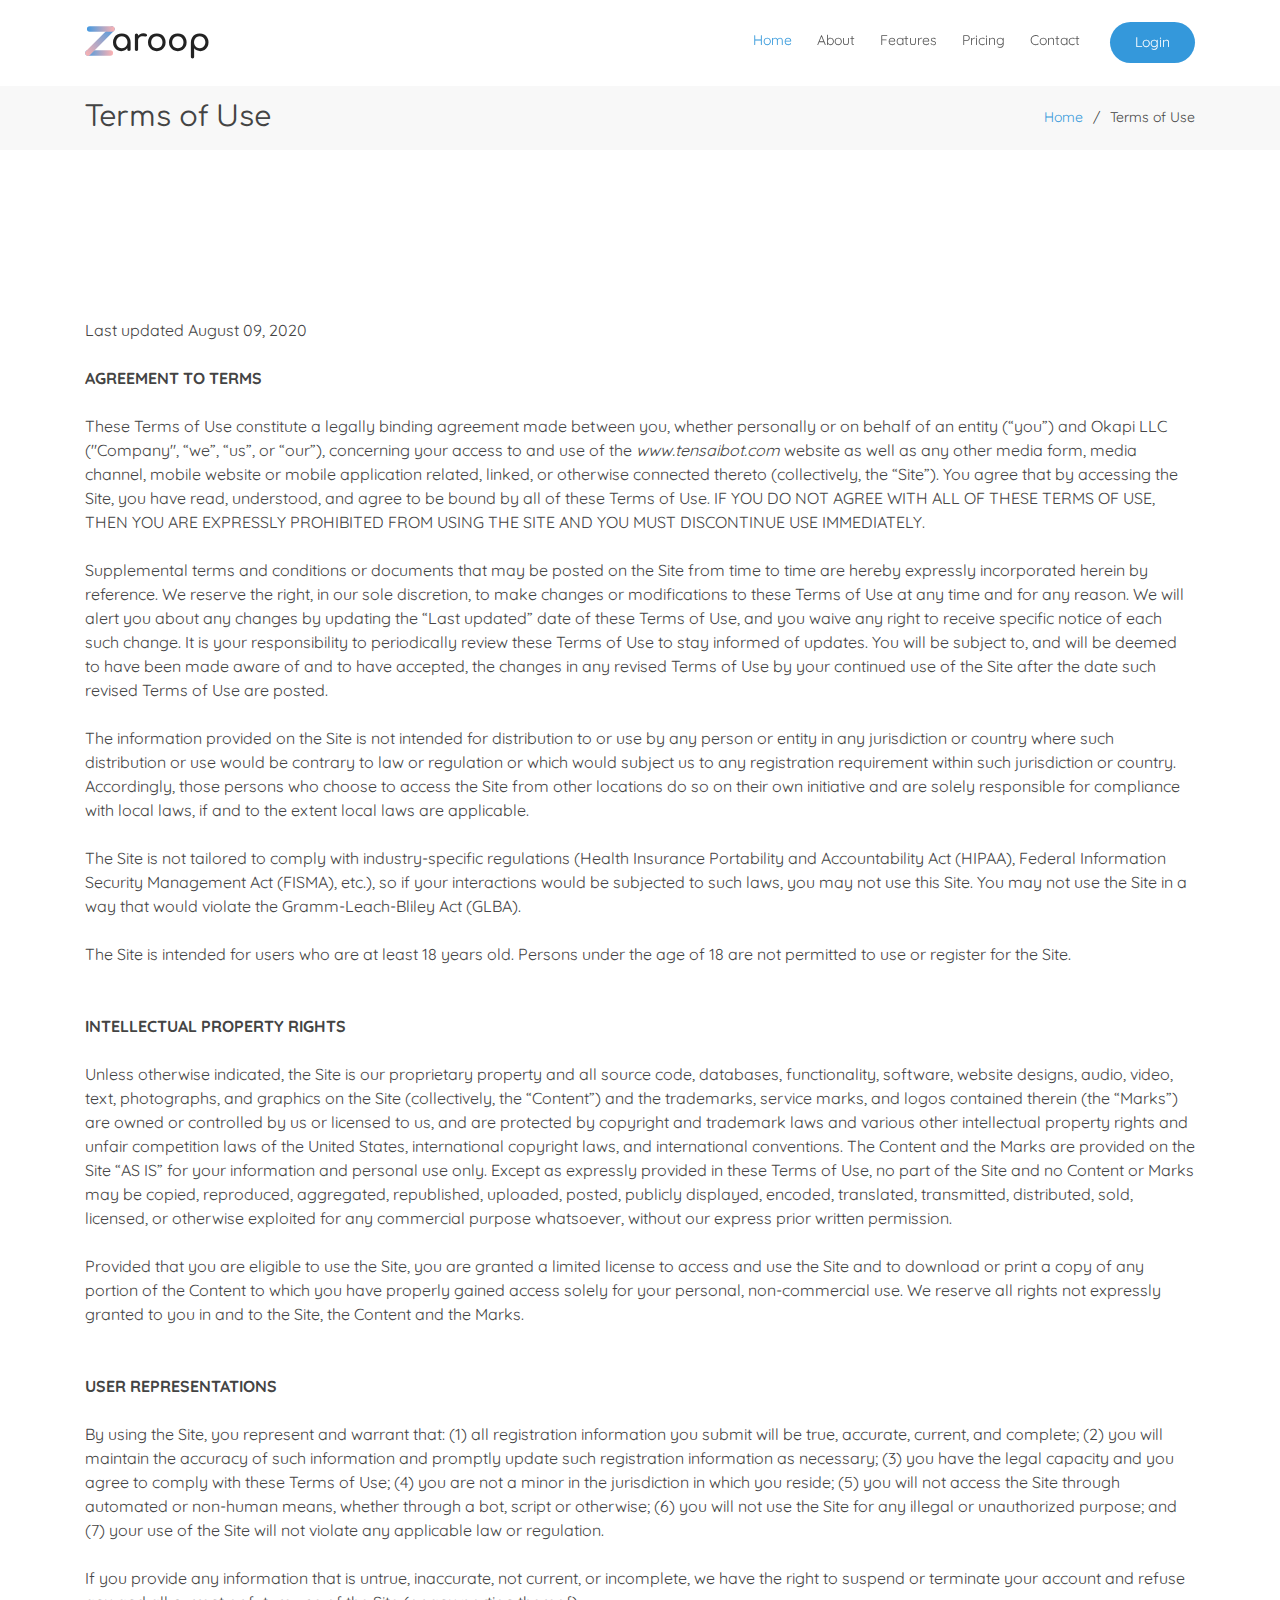
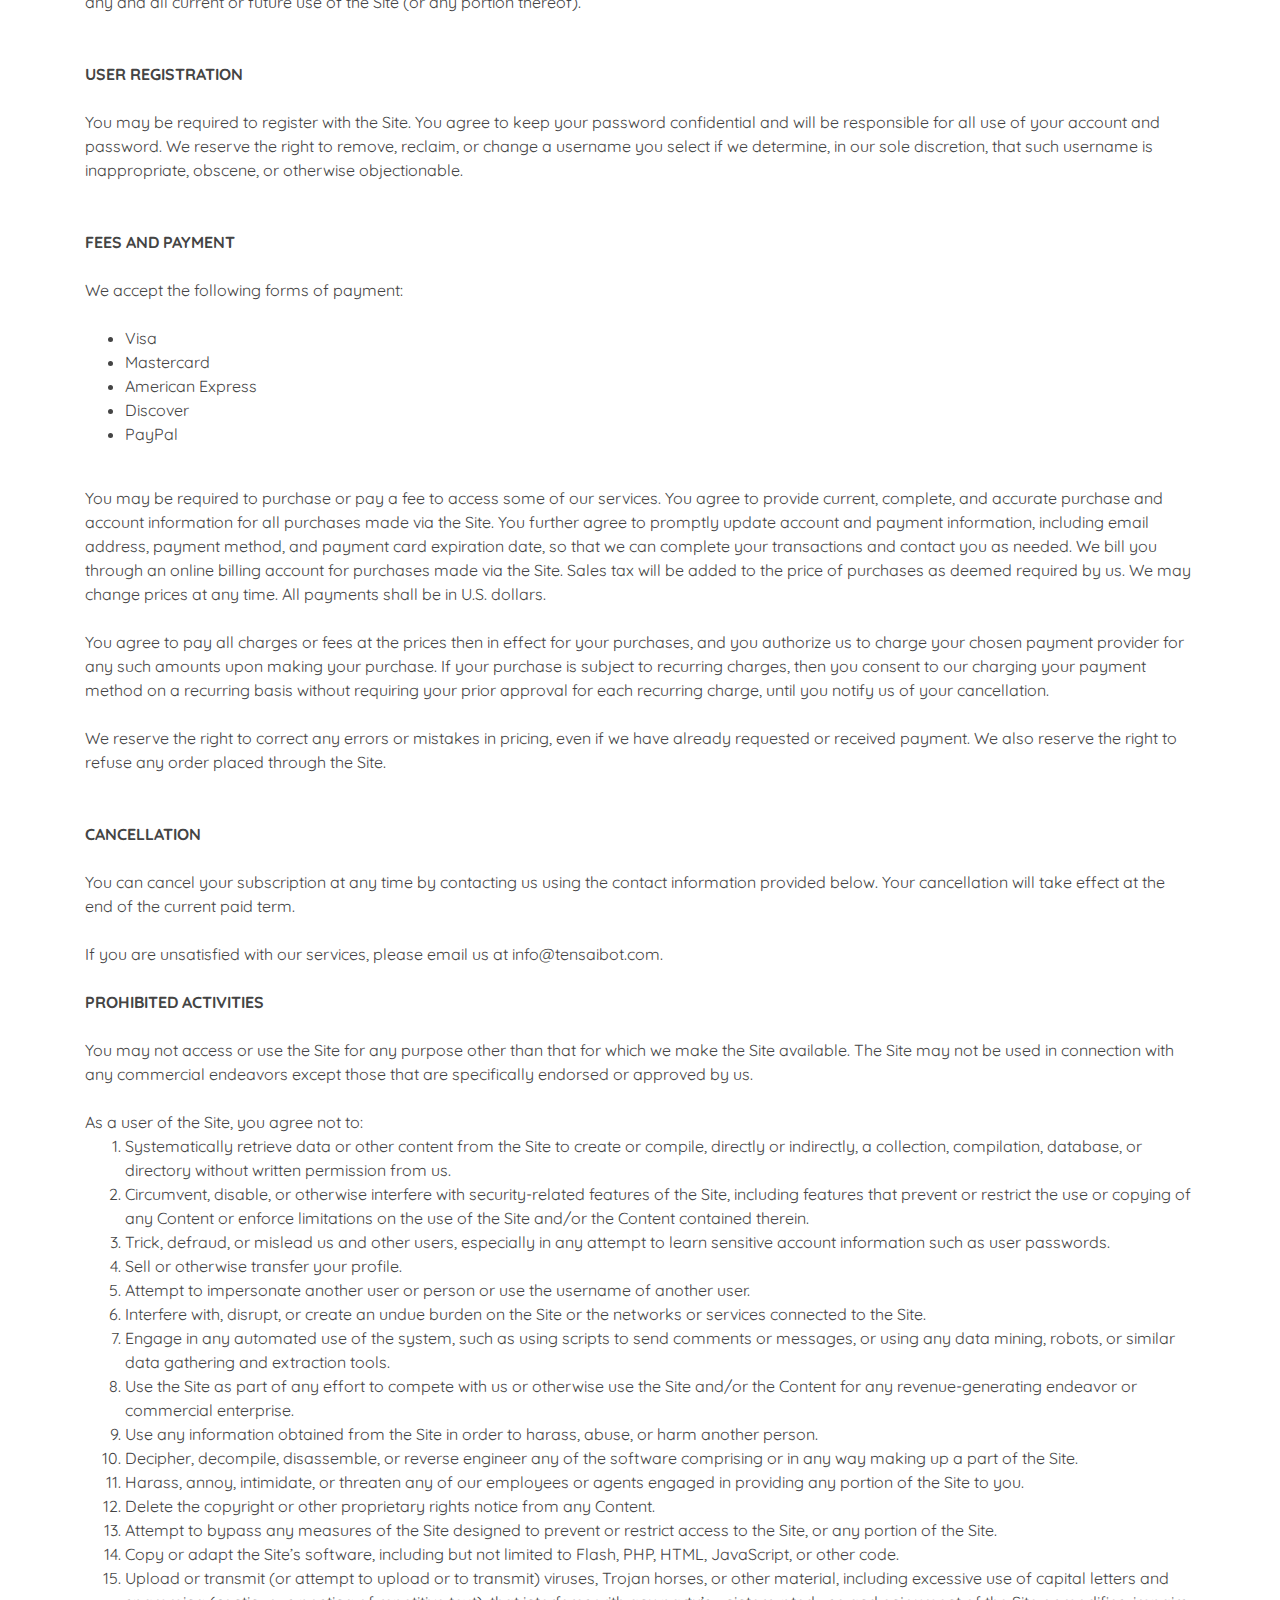
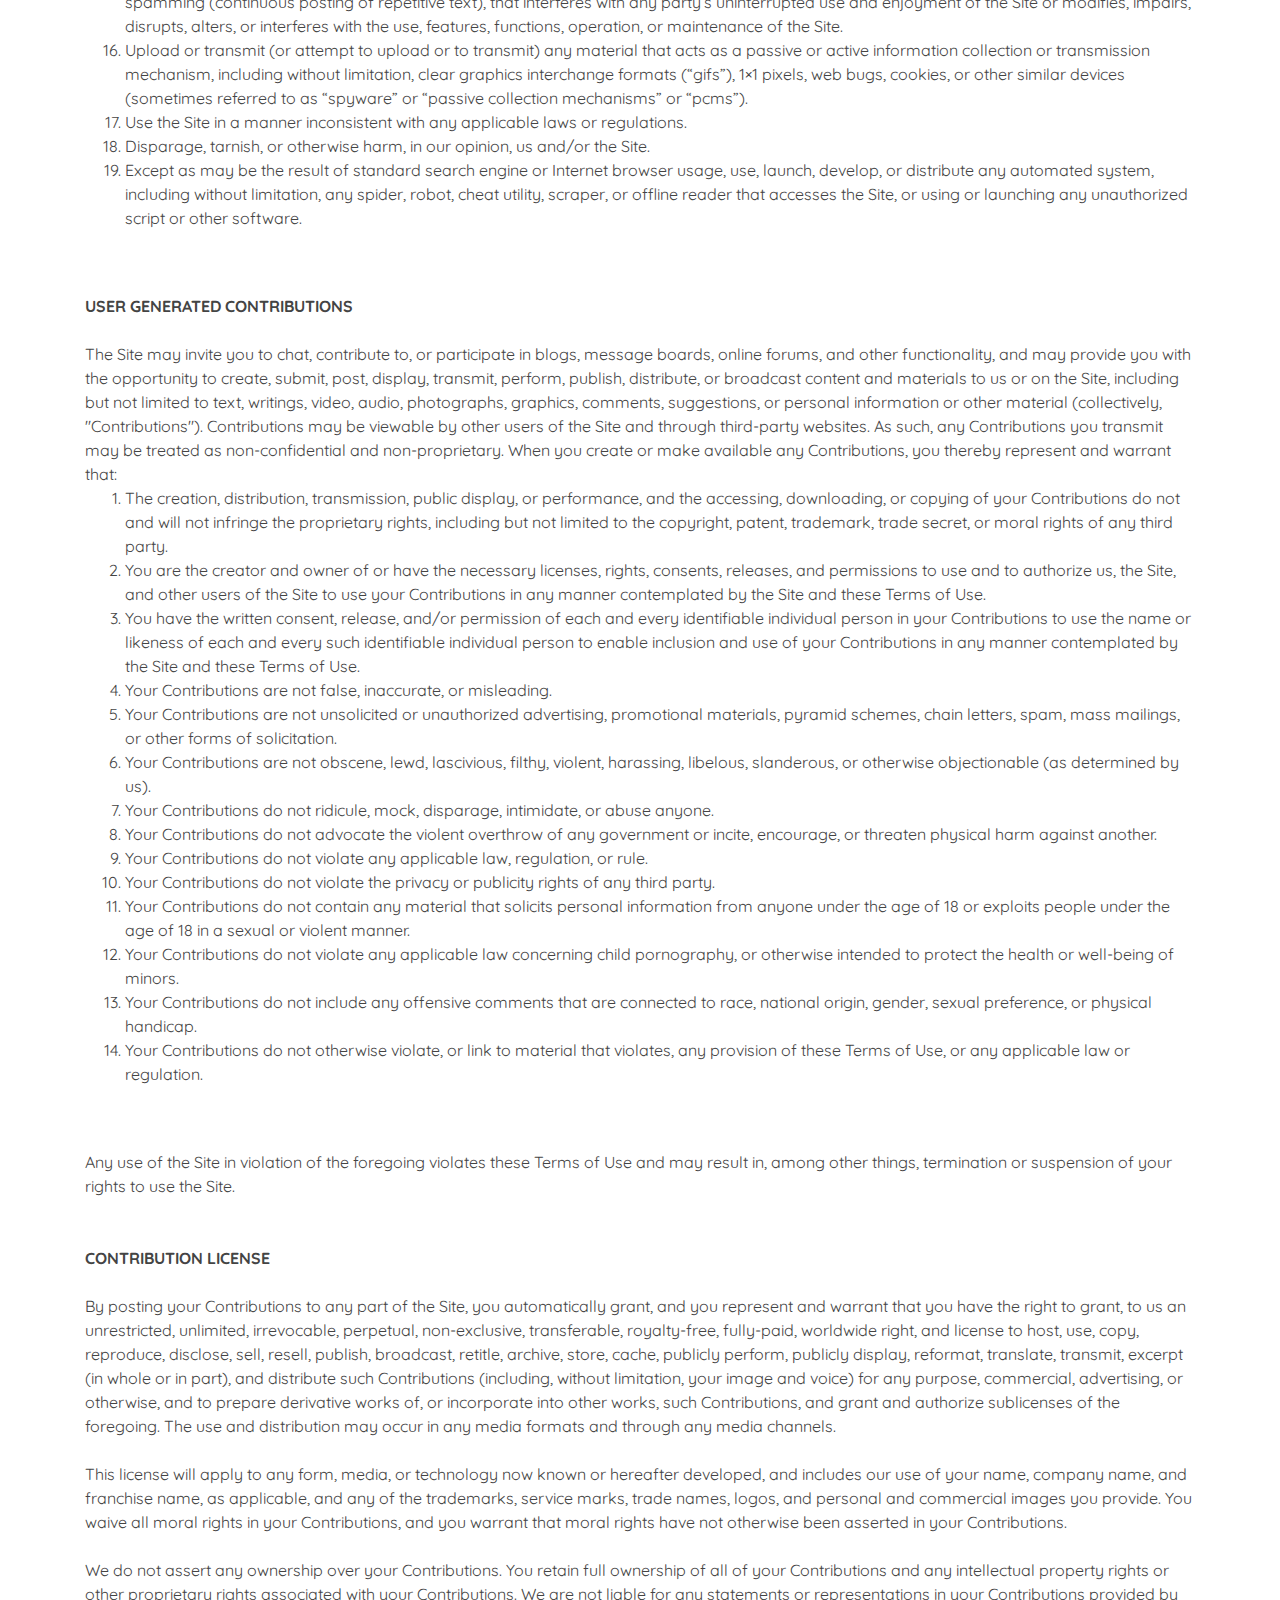
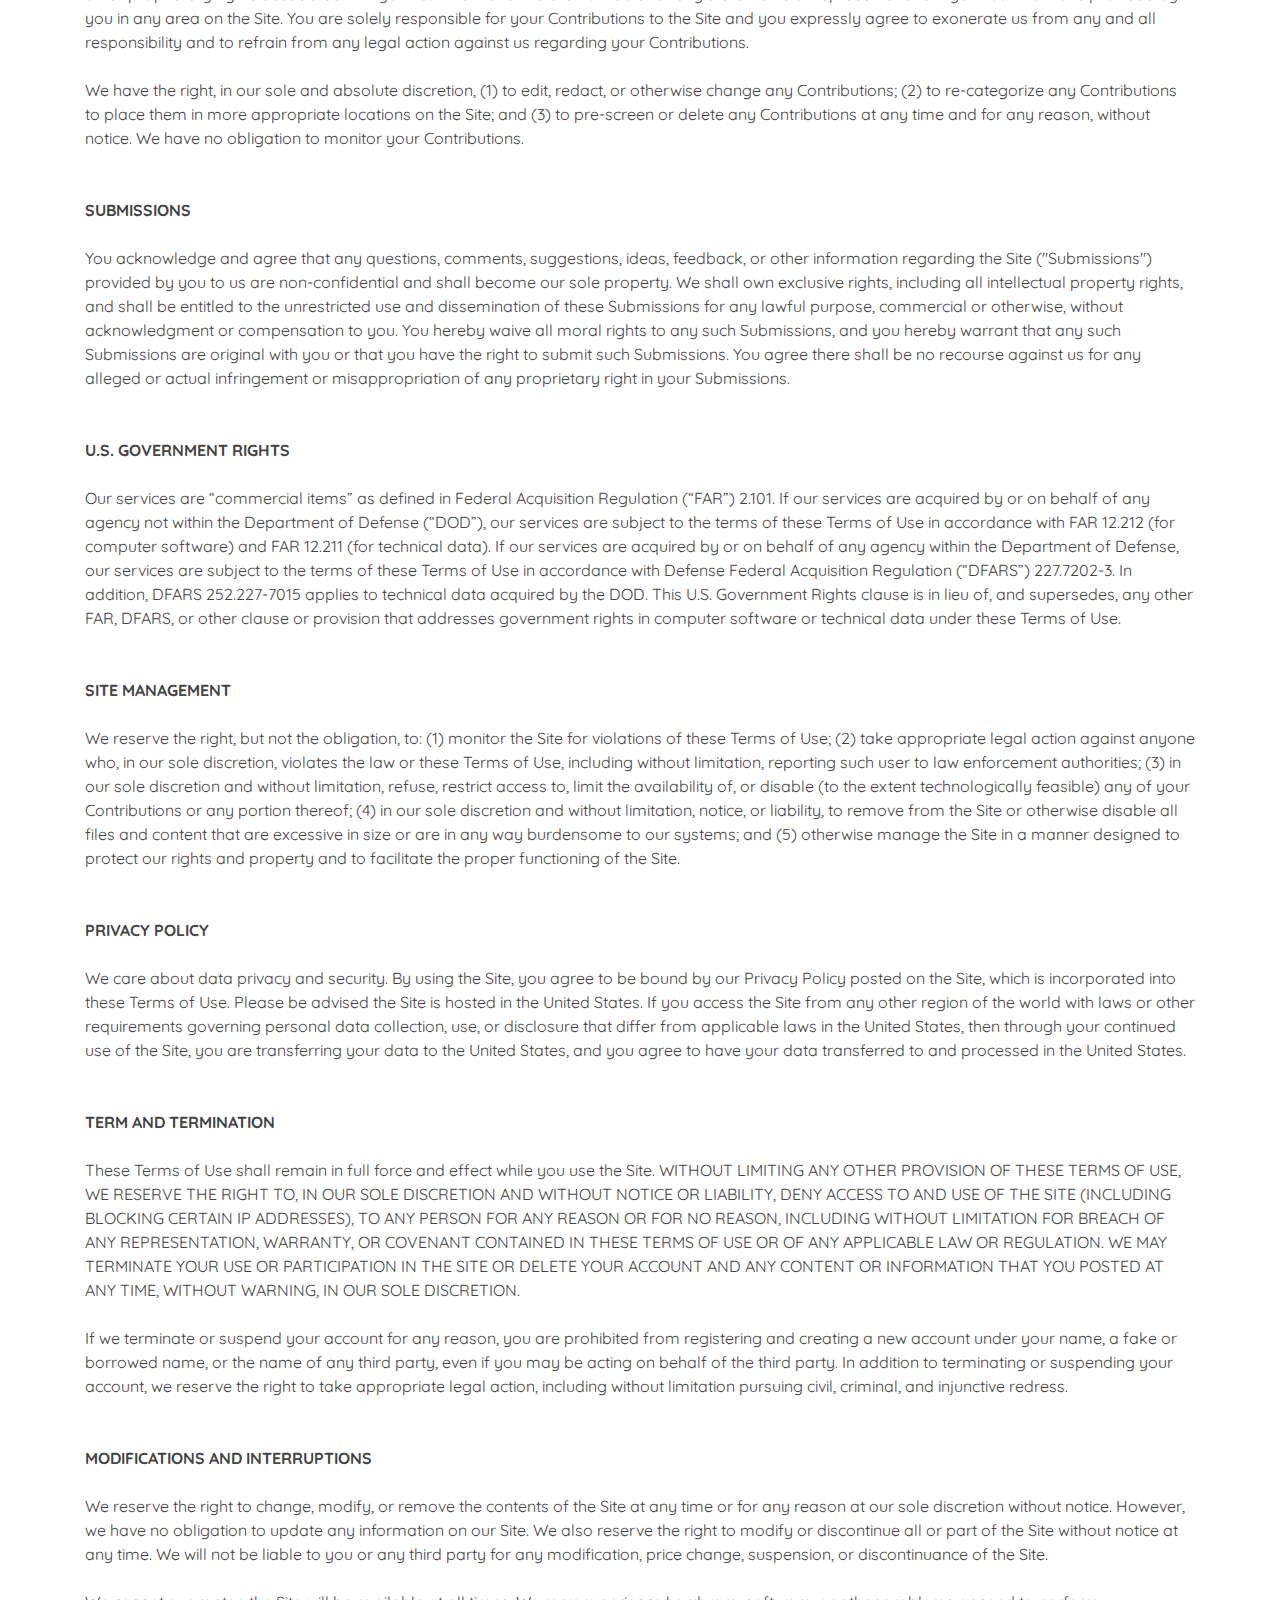
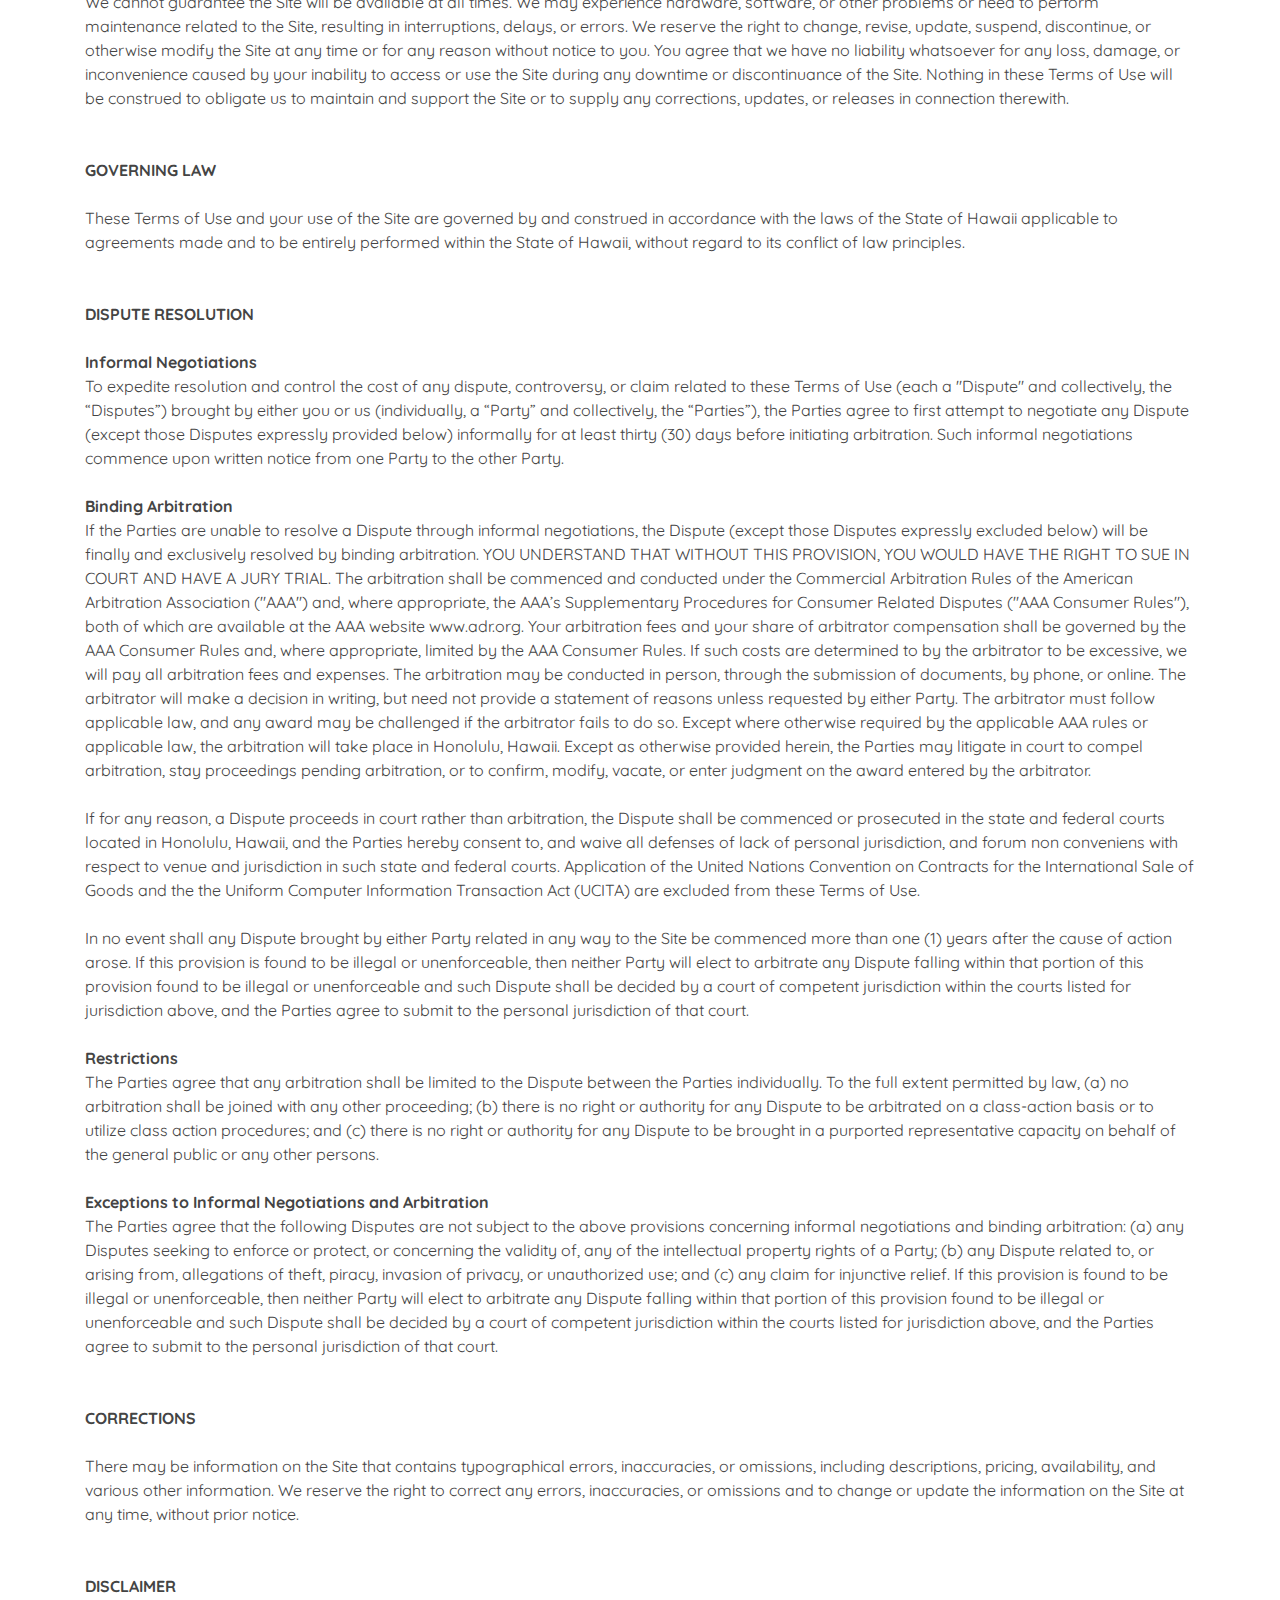
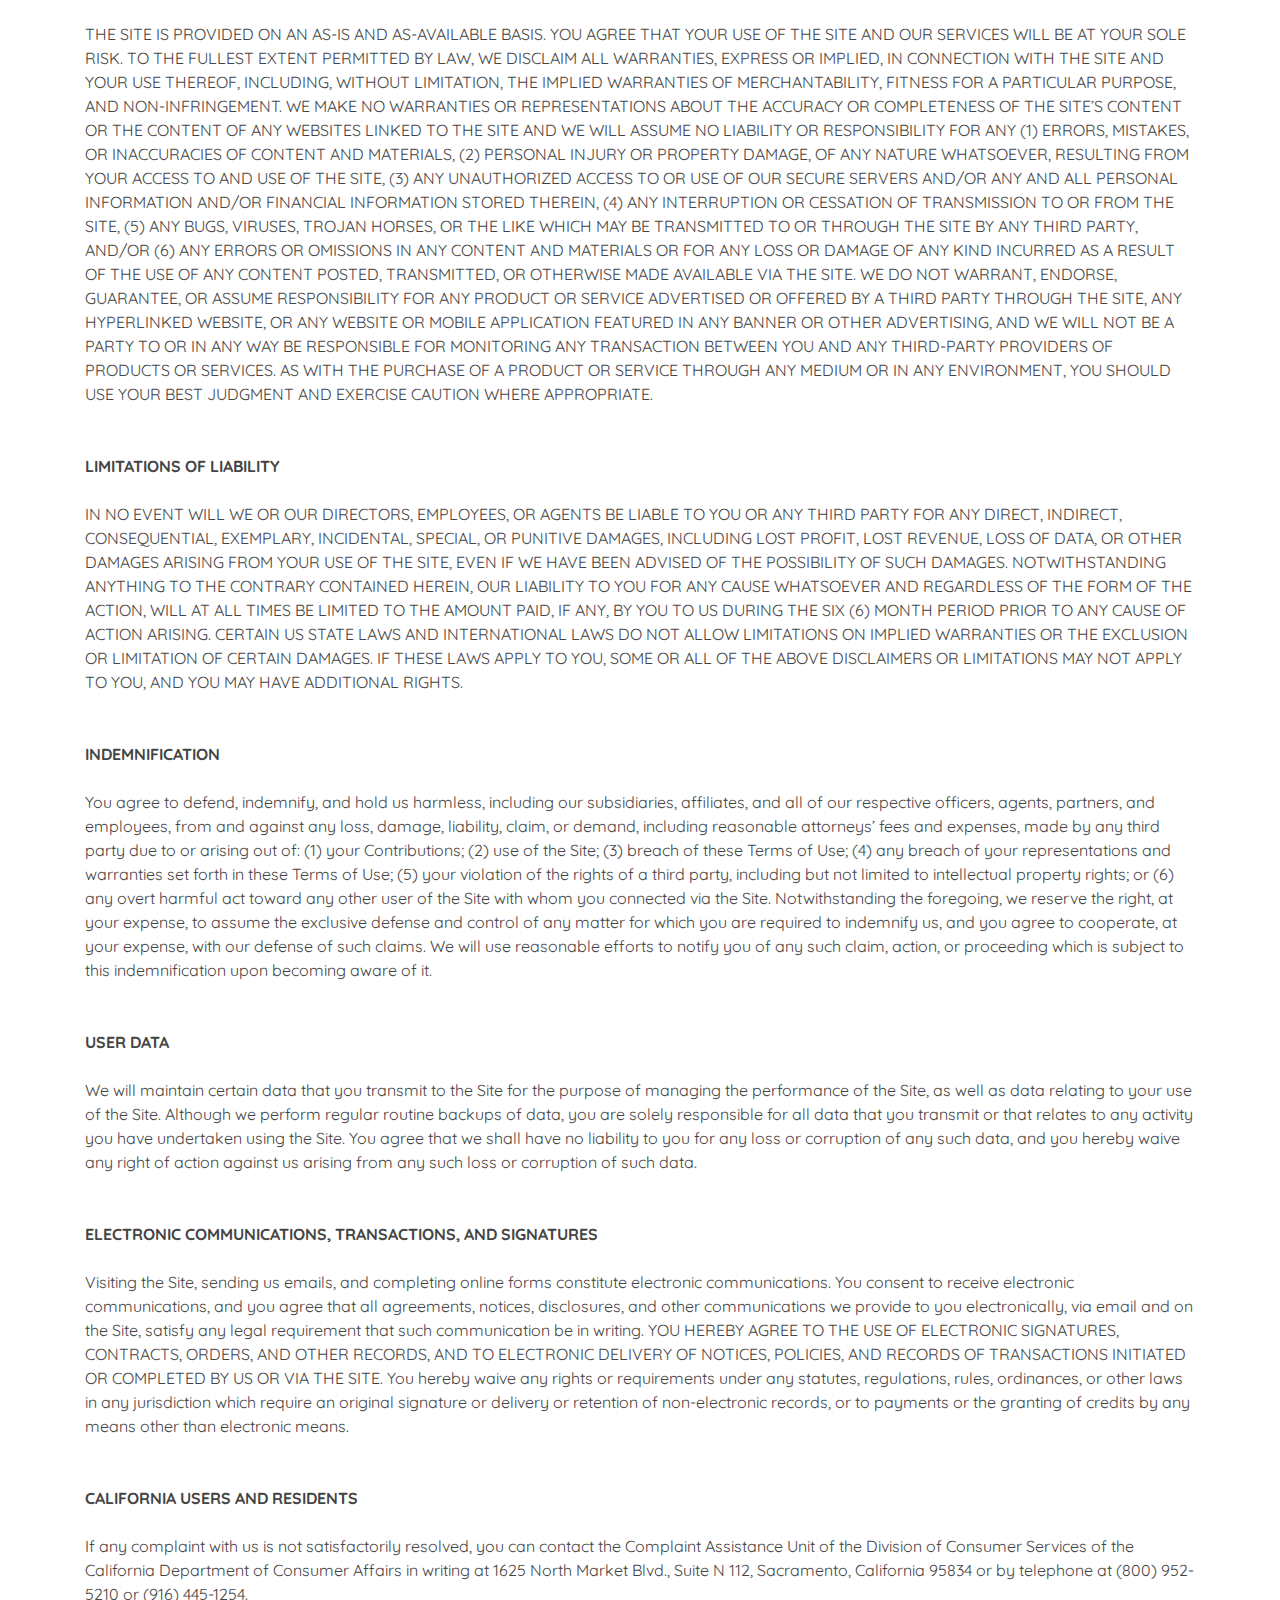
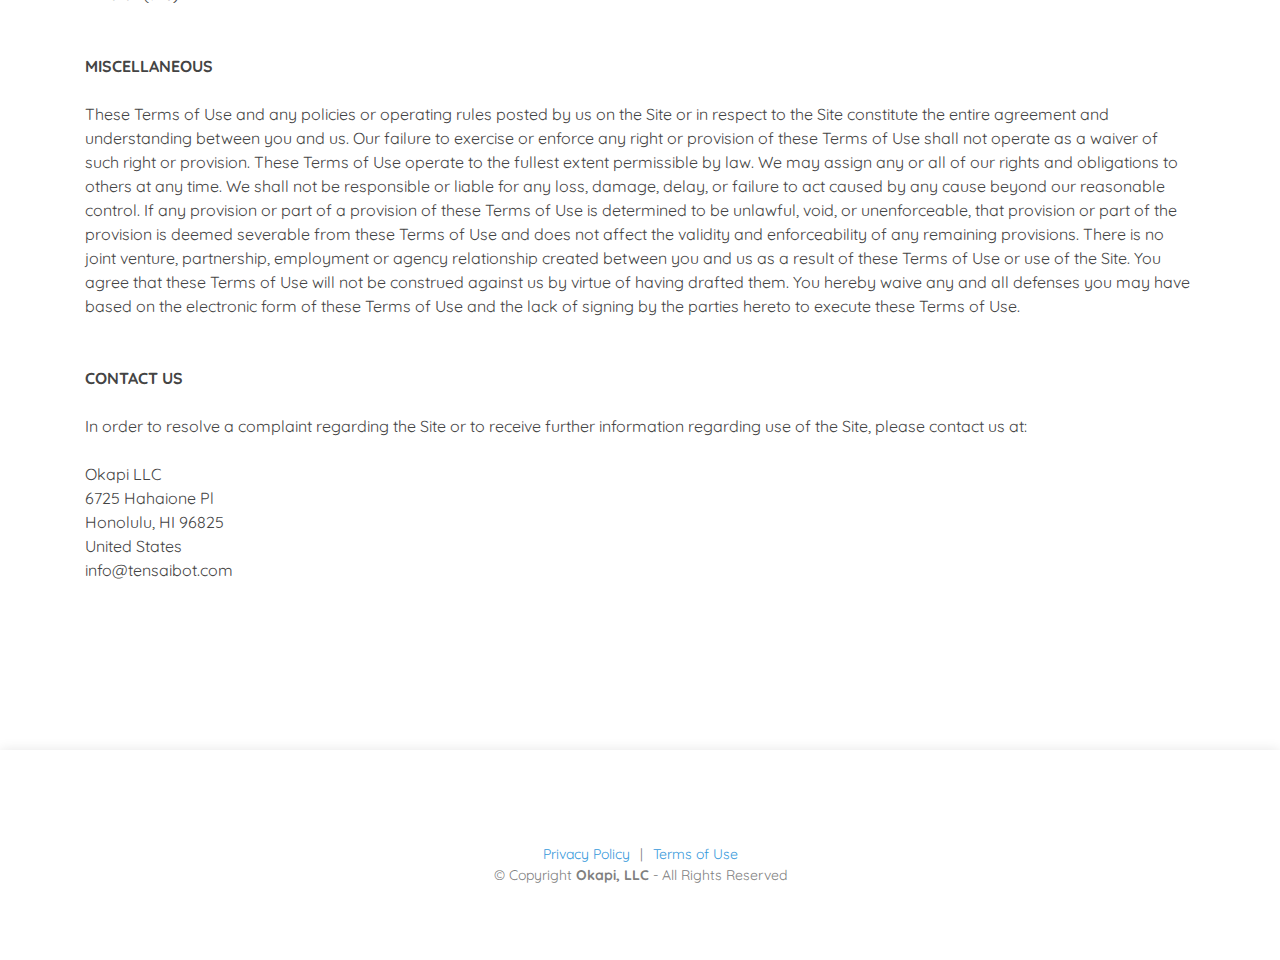
<file: terms_of_use.html>
<!DOCTYPE html>
<html lang="en">

<head>
  <meta charset="utf-8">
  <meta content="width=device-width, initial-scale=1.0" name="viewport">

  <title>Terms of Use | TensaiBot</title>
  <meta content="" name="description">
  <meta content="" name="keywords">

  <!-- Favicons -->
  <link href="assets/img/favicon.png" rel="icon">
  <link href="assets/img/apple-touch-icon.png" rel="apple-touch-icon">

  <!-- Google Fonts -->
  <link href="https://fonts.googleapis.com/css?family=Comfortaa:300,400,500,600,700|Quicksand:300,400,600,700|Poppins:300,300i,400,400i,500,500i,600,600i,700,700i" rel="stylesheet">
  <!-- Vendor CSS Files -->
  <link href="assets/vendor/bootstrap/css/bootstrap.min.css" rel="stylesheet">
  <link href="assets/vendor/icofont/icofont.min.css" rel="stylesheet">
  <link href="assets/vendor/remixicon/remixicon.css" rel="stylesheet">
  <link href="assets/vendor/boxicons/css/boxicons.min.css" rel="stylesheet">
  <link href="assets/vendor/owl.carousel/assets/owl.carousel.min.css" rel="stylesheet">
  <link href="assets/vendor/venobox/venobox.css" rel="stylesheet">
  <link href="assets/vendor/aos/aos.css" rel="stylesheet">

  <!-- Template Main CSS File -->
  <link href="assets/css/style.css" rel="stylesheet">
</head>

<body>

  <!-- ======= Header ======= -->
  <header id="header" class="fixed-top d-flex align-items-center">
    <div class="container d-flex align-items-center">

      <div class="logo mr-auto">
        <h1 class="text-light" style="position: relative;">
          <a href="index.html">
            <svg style="margin-bottom: 4px;" xmlns="http://www.w3.org/2000/svg" xmlns:xlink="http://www.w3.org/1999/xlink" width="30" height="30" viewBox="0 0 540 540">
              <defs>
                <style>
                  .cls-1 {
                    fill: url(#linear-gradient);
                  }

                  .cls-2 {
                    fill-rule: evenodd;
                    fill: url(#linear-gradient-2);
                  }

                  .cls-3 {
                    fill: url(#linear-gradient-3);
                  }
                </style>
                <linearGradient id="linear-gradient" x1="505" y1="485" x2="5" y2="485" gradientUnits="userSpaceOnUse">
                  <stop offset="0" stop-color="#feb2b2"/>
                  <stop offset="1" stop-color="#4299e1"/>
                </linearGradient>
                <linearGradient id="linear-gradient-2" x1="4.422" y1="535.219" x2="533.61" y2="6.031" xlink:href="#linear-gradient"/>
                <linearGradient id="linear-gradient-3" x1="535" y1="54" x2="35" y2="54" xlink:href="#linear-gradient"/>
              </defs>
              <rect id="Rounded_Rectangle_1" data-name="Rounded Rectangle 1" class="cls-1" x="5" y="435" width="500" height="100" rx="50" ry="50"/>
              <path id="Rounded_Rectangle_3" data-name="Rounded Rectangle 3" class="cls-2" d="M19.038,449.858L448.252,20.645a50,50,0,0,1,70.71,70.711L89.748,520.569A50,50,0,0,1,19.038,449.858Z"/>
              <rect id="Rounded_Rectangle_1-2" data-name="Rounded Rectangle 1" class="cls-3" x="35" y="4" width="500" height="100" rx="50" ry="50"/>
            </svg>
            <span style="letter-spacing: -1px; margin-left: -14px;">aroop</span>
          </a>
        </h1>
      </div>

      <nav class="nav-menu d-none d-lg-block">
        <ul>
          <li class="active"><a href="index.html">Home</a></li>
          <li><a href="index.html#about">About</a></li>
          <li><a href="index.html#services">Features</a></li>
          <li><a href="index.html#pricing">Pricing</a></li>
          <li><a href="index.html#contact">Contact</a></li>

          <li class="get-started"><a href="https://admin.tensaibot.com">Login</a></li>
        </ul>
      </nav><!-- .nav-menu -->

    </div>
  </header><!-- End Header -->

  <main id="main">

    <!-- ======= Breadcrumbs Section ======= -->
    <section class="breadcrumbs">
      <div class="container">

        <div class="d-flex justify-content-between align-items-center">
          <h2>Terms of Use</h2>
          <ol>
            <li><a href="index.html">Home</a></li>
            <li>Terms of Use</li>
          </ol>
        </div>

      </div>
    </section><!-- End Breadcrumbs Section -->

    <section class="inner-page">
      <div class="container">
        <br/><br/>
          Last updated August 09, 2020
          <br/><br/>
          <b>AGREEMENT TO TERMS</b>
          <br/><br/>
          These Terms of Use constitute a legally binding agreement made between you, whether personally or on behalf of an entity (“you”) and Okapi LLC ("Company", “we”, “us”, or “our”), concerning your access to and use of the <i>www.tensaibot.com</i> website as well as any other media form, media channel, mobile website or mobile application related, linked, or otherwise connected thereto (collectively, the “Site”). You agree that by accessing the Site, you have read, understood, and agree to be bound by all of these Terms of Use. IF YOU DO NOT AGREE WITH ALL OF THESE TERMS OF USE, THEN YOU ARE EXPRESSLY PROHIBITED FROM USING THE SITE AND YOU MUST DISCONTINUE USE IMMEDIATELY.
          <br/><br/>
          Supplemental terms and conditions or documents that may be posted on the Site from time to time are hereby expressly incorporated herein by reference. We reserve the right, in our sole discretion, to make changes or modifications to these Terms of Use at any time and for any reason. We will alert you about any changes by updating the “Last updated” date of these Terms of Use, and you waive any right to receive specific notice of each such change. It is your responsibility to periodically review these Terms of Use to stay informed of updates. You will be subject to, and will be deemed to have been made aware of and to have accepted, the changes in any revised Terms of Use by your continued use of the Site after the date such revised Terms of Use are posted.  
          <br/><br/>
          The information provided on the Site is not intended for distribution to or use by any person or entity in any jurisdiction or country where such distribution or use would be contrary to law or regulation or which would subject us to any registration requirement within such jurisdiction or country. Accordingly, those persons who choose to access the Site from other locations do so on their own initiative and are solely responsible for compliance with local laws, if and to the extent local laws are applicable. 
          <br/><br/>
          The Site is not tailored to comply with industry-specific regulations (Health Insurance Portability and Accountability Act (HIPAA), Federal Information Security Management Act (FISMA), etc.), so if your interactions would be subjected to such laws, you may not use this Site. You may not use the Site in a way that would violate the Gramm-Leach-Bliley Act (GLBA).
          <br/><br/>
          The Site is intended for users who are at least 18 years old. Persons under the age of 18 are not permitted to use or register for the Site. 
          <br/><br/><br/>

          <b>INTELLECTUAL PROPERTY RIGHTS</b>
          <br/><br/>
          Unless otherwise indicated, the Site is our proprietary property and all source code, databases, functionality, software, website designs, audio, video, text, photographs, and graphics on the Site (collectively, the “Content”) and the trademarks, service marks, and logos contained therein (the “Marks”) are owned or controlled by us or licensed to us, and are protected by copyright and trademark laws and various other intellectual property rights and unfair competition laws of the United States, international copyright laws, and international conventions. The Content and the Marks are provided on the Site “AS IS” for your information and personal use only. Except as expressly provided in these Terms of Use, no part of the Site and no Content or Marks may be copied, reproduced, aggregated, republished, uploaded, posted, publicly displayed, encoded, translated, transmitted, distributed, sold, licensed, or otherwise exploited for any commercial purpose whatsoever, without our express prior written permission.
          <br/><br/>
          Provided that you are eligible to use the Site, you are granted a limited license to access and use the Site and to download or print a copy of any portion of the Content to which you have properly gained access solely for your personal, non-commercial use. We reserve all rights not expressly granted to you in and to the Site, the Content and the Marks.
          <br/><br/><br/>

          <b>USER REPRESENTATIONS</b>
          <br/><br/>
          By using the Site, you represent and warrant that: (1) all registration information you submit will be true, accurate, current, and complete; (2) you will maintain the accuracy of such information and promptly update such registration information as necessary; (3) you have the legal capacity and you agree to comply with these Terms of Use; (4) you are not a minor in the jurisdiction in which you reside; (5) you will not access the Site through automated or non-human means, whether through a bot, script or otherwise; (6) you will not use the Site for any illegal or unauthorized purpose; and (7) your use of the Site will not violate any applicable law or regulation.
          <br/><br/>
          If you provide any information that is untrue, inaccurate, not current, or incomplete, we have the right to suspend or terminate your account and refuse any and all current or future use of the Site (or any portion thereof). 
          <br/><br/><br/>

          <b>USER REGISTRATION</b>
          <br/><br/>
          You may be required to register with the Site. You agree to keep your password confidential and will be responsible for all use of your account and password. We reserve the right to remove, reclaim, or change a username you select if we determine, in our sole discretion, that such username is inappropriate, obscene, or otherwise objectionable.
          <br/><br/><br/>

          <b>FEES AND PAYMENT</b>
          <br/><br/>
          We accept the following forms of payment:
          <br/><br/>
          <ul className="list-disc">
          <li>Visa</li> 
          <li>Mastercard</li> 
          <li>American Express</li>
          <li>Discover</li> 
          <li>PayPal</li>
          </ul> 
          <br/>
          You may be required to purchase or pay a fee to access some of our services. You agree to provide current, complete, and accurate purchase and account information for all purchases made via the Site. You further agree to promptly update account and payment information, including email address, payment method, and payment card expiration date, so that we can complete your transactions and contact you as needed. We bill you through an online billing account for purchases made via the Site. Sales tax will be added to the price of purchases as deemed required by us. We may change prices at any time. All payments shall be in U.S. dollars.
          <br/><br/>
          You agree to pay all charges or fees at the prices then in effect for your purchases, and you authorize us to charge your chosen payment provider for any such amounts upon making your purchase. If your purchase is subject to recurring charges, then you consent to our charging your payment method on a recurring basis without requiring your prior approval for each recurring charge, until you notify us of your cancellation. 
          <br/><br/>
          We reserve the right to correct any errors or mistakes in pricing, even if we have already requested or received payment. We also reserve the right to refuse any order placed through the Site.
          <br/><br/><br/>

          <b>CANCELLATION</b>
          <br/><br/>
          You can cancel your subscription at any time by contacting us using the contact information provided below. Your cancellation will take effect at the end of the current paid term. 
          <br/><br/>
          If you are unsatisfied with our services, please email us at info@tensaibot.com.
          <br/><br/>

          <b>PROHIBITED ACTIVITIES</b> 
          <br/><br/>
          You may not access or use the Site for any purpose other than that for which we make the Site available. The Site may not be used in connection with any commercial endeavors except those that are specifically endorsed or approved by us.  
          <br/><br/>
          As a user of the Site, you agree not to:
          <br/>
          <ol className="list-decimal">
          <li>Systematically retrieve data or other content from the Site to create or compile, directly or indirectly, a collection, compilation, database, or directory without written permission from us.</li>
          <li>Circumvent, disable, or otherwise interfere with security-related features of the Site, including features that prevent or restrict the use or copying of any Content or enforce limitations on the use of the Site and/or the Content contained therein.</li>
          <li>Trick, defraud, or mislead us and other users, especially in any attempt to learn sensitive account information such as user passwords.</li>
          <li>Sell or otherwise transfer your profile.</li>
          <li>Attempt to impersonate another user or person or use the username of another user.</li>
          <li>Interfere with, disrupt, or create an undue burden on the Site or the networks or services connected to the Site.</li>
          <li>Engage in any automated use of the system, such as using scripts to send comments or messages, or using any data mining, robots, or similar data gathering and extraction tools.</li>
          <li>Use the Site as part of any effort to compete with us or otherwise use the Site and/or the Content for any revenue-generating endeavor or commercial enterprise.</li>
          <li>Use any information obtained from the Site in order to harass, abuse, or harm another person.</li>
          <li>Decipher, decompile, disassemble, or reverse engineer any of the software comprising or in any way making up a part of the Site.</li>
          <li>Harass, annoy, intimidate, or threaten any of our employees or agents engaged in providing any portion of the Site to you.</li>
          <li>Delete the copyright or other proprietary rights notice from any Content.</li>
          <li>Attempt to bypass any measures of the Site designed to prevent or restrict access to the Site, or any portion of the Site.</li>
          <li>Copy or adapt the Site’s software, including but not limited to Flash, PHP, HTML, JavaScript, or other code.</li>
          <li>Upload or transmit (or attempt to upload or to transmit) viruses, Trojan horses, or other material, including excessive use of capital letters and spamming (continuous posting of repetitive text), that interferes with any party’s uninterrupted use and enjoyment of the Site or modifies, impairs, disrupts, alters, or interferes with the use, features, functions, operation, or maintenance of the Site.</li>
          <li>Upload or transmit (or attempt to upload or to transmit) any material that acts as a passive or active information collection or transmission mechanism, including without limitation, clear graphics interchange formats (“gifs”), 1×1 pixels, web bugs, cookies, or other similar devices (sometimes referred to as “spyware” or “passive collection mechanisms” or “pcms”).</li>
          <li>Use the Site in a manner inconsistent with any applicable laws or regulations.</li>
          <li>Disparage, tarnish, or otherwise harm, in our opinion, us and/or the Site.</li>
          <li>Except as may be the result of standard search engine or Internet browser usage, use, launch, develop, or distribute any automated system, including without limitation, any spider, robot, cheat utility, scraper, or offline reader that accesses the Site, or using or launching any unauthorized script or other software.</li>
          </ol>
          <br/><br/>
          <b>USER GENERATED CONTRIBUTIONS</b>
          <br/><br/>
          The Site may invite you to chat, contribute to, or participate in blogs, message boards, online forums, and other functionality, and may provide you with the opportunity to create, submit, post, display, transmit, perform, publish, distribute, or broadcast content and materials to us or on the Site, including but not limited to text, writings, video, audio, photographs, graphics, comments, suggestions, or personal information or other material (collectively, "Contributions"). Contributions may be viewable by other users of the Site and through third-party websites. As such, any Contributions you transmit may be treated as non-confidential and non-proprietary. When you create or make available any Contributions, you thereby represent and warrant that:
          <br/>
          <ol>
          <li>The creation, distribution, transmission, public display, or performance, and the accessing, downloading, or copying of your Contributions do not and will not infringe the proprietary rights, including but not limited to the copyright, patent, trademark, trade secret, or moral rights of any third party.</li>
          <li>You are the creator and owner of or have the necessary licenses, rights, consents, releases, and permissions to use and to authorize us, the Site, and other users of the Site to use your Contributions in any manner contemplated by the Site and these Terms of Use.</li>
          <li>You have the written consent, release, and/or permission of each and every identifiable individual person in your Contributions to use the name or likeness of each and every such identifiable individual person to enable inclusion and use of your Contributions in any manner contemplated by the Site and these Terms of Use.</li>
          <li>Your Contributions are not false, inaccurate, or misleading.</li>
          <li>Your Contributions are not unsolicited or unauthorized advertising, promotional materials, pyramid schemes, chain letters, spam, mass mailings, or other forms of solicitation.</li>
          <li>Your Contributions are not obscene, lewd, lascivious, filthy, violent, harassing, libelous, slanderous, or otherwise objectionable (as determined by us).</li>
          <li>Your Contributions do not ridicule, mock, disparage, intimidate, or abuse anyone.</li>
          <li>Your Contributions do not advocate the violent overthrow of any government or incite, encourage, or threaten physical harm against another.</li>
          <li>Your Contributions do not violate any applicable law, regulation, or rule.</li>
          <li>Your Contributions do not violate the privacy or publicity rights of any third party.</li>
          <li>Your Contributions do not contain any material that solicits personal information from anyone under the age of 18 or exploits people under the age of 18 in a sexual or violent manner.</li>
          <li>Your Contributions do not violate any applicable law concerning child pornography, or otherwise intended to protect the health or well-being of minors.</li>
          <li>Your Contributions do not include any offensive comments that are connected to race, national origin, gender, sexual preference, or physical handicap.</li>
          <li>Your Contributions do not otherwise violate, or link to material that violates, any provision of these Terms of Use, or any applicable law or regulation.</li>
          </ol>
          <br/><br/>
          Any use of the Site in violation of the foregoing violates these Terms of Use and may result in, among other things, termination or suspension of your rights to use the Site.
          <br/><br/><br/>

          <b>CONTRIBUTION LICENSE</b>
          <br/><br/>
          By posting your Contributions to any part of the Site, you automatically grant, and you represent and warrant that you have the right to grant, to us an unrestricted, unlimited, irrevocable, perpetual, non-exclusive, transferable, royalty-free, fully-paid, worldwide right, and license to host, use, copy, reproduce, disclose, sell, resell, publish, broadcast, retitle, archive, store, cache, publicly perform, publicly display, reformat, translate, transmit, excerpt (in whole or in part), and distribute such Contributions (including, without limitation, your image and voice) for any purpose, commercial, advertising, or otherwise, and to prepare derivative works of, or incorporate into other works, such Contributions, and grant and authorize sublicenses of the foregoing. The use and distribution may occur in any media formats and through any media channels. 
          <br/><br/>
          This license will apply to any form, media, or technology now known or hereafter developed, and includes our use of your name, company name, and franchise name, as applicable, and any of the trademarks, service marks, trade names, logos, and personal and commercial images you provide. You waive all moral rights in your Contributions, and you warrant that moral rights have not otherwise been asserted in your Contributions. 
          <br/><br/>
          We do not assert any ownership over your Contributions. You retain full ownership of all of your Contributions and any intellectual property rights or other proprietary rights associated with your Contributions. We are not liable for any statements or representations in your Contributions provided by you in any area on the Site. You are solely responsible for your Contributions to the Site and you expressly agree to exonerate us from any and all responsibility and to refrain from any legal action against us regarding your Contributions.   
          <br/><br/>
          We have the right, in our sole and absolute discretion, (1) to edit, redact, or otherwise change any Contributions; (2) to re-categorize any Contributions to place them in more appropriate locations on the Site; and (3) to pre-screen or delete any Contributions at any time and for any reason, without notice. We have no obligation to monitor your Contributions.  
          <br/><br/><br/>

          <b>SUBMISSIONS</b>
          <br/><br/>
          You acknowledge and agree that any questions, comments, suggestions, ideas, feedback, or other information regarding the Site ("Submissions") provided by you to us are non-confidential and shall become our sole property. We shall own exclusive rights, including all intellectual property rights, and shall be entitled to the unrestricted use and dissemination of these Submissions for any lawful purpose, commercial or otherwise, without acknowledgment or compensation to you. You hereby waive all moral rights to any such Submissions, and you hereby warrant that any such Submissions are original with you or that you have the right to submit such Submissions. You agree there shall be no recourse against us for any alleged or actual infringement or misappropriation of any proprietary right in your Submissions.
          <br/><br/><br/>

          <b>U.S. GOVERNMENT RIGHTS</b>
          <br/><br/>
          Our services are “commercial items” as defined in Federal Acquisition Regulation (“FAR”) 2.101. If our services are acquired by or on behalf of any agency not within the Department of Defense (“DOD”), our services are subject to the terms of these Terms of Use in accordance with FAR 12.212 (for computer software) and FAR 12.211 (for technical data). If our services are acquired by or on behalf of any agency within the Department of Defense, our services are subject to the terms of these Terms of Use in accordance with Defense Federal Acquisition Regulation (“DFARS”) 227.7202‑3. In addition, DFARS 252.227‑7015 applies to technical data acquired by the DOD. This U.S. Government Rights clause is in lieu of, and supersedes, any other FAR, DFARS, or other clause or provision that addresses government rights in computer software or technical data under these Terms of Use.
          <br/><br/><br/>

          <b>SITE MANAGEMENT</b>
          <br/><br/>
          We reserve the right, but not the obligation, to: (1) monitor the Site for violations of these Terms of Use; (2) take appropriate legal action against anyone who, in our sole discretion, violates the law or these Terms of Use, including without limitation, reporting such user to law enforcement authorities; (3) in our sole discretion and without limitation, refuse, restrict access to, limit the availability of, or disable (to the extent technologically feasible) any of your Contributions or any portion thereof; (4) in our sole discretion and without limitation, notice, or liability, to remove from the Site or otherwise disable all files and content that are excessive in size or are in any way burdensome to our systems; and (5) otherwise manage the Site in a manner designed to protect our rights and property and to facilitate the proper functioning of the Site.
          <br/><br/><br/>

          <b>PRIVACY POLICY</b>
          <br/><br/>
          We care about data privacy and security. By using the Site, you agree to be bound by our Privacy Policy posted on the Site, which is incorporated into these Terms of Use. Please be advised the Site is hosted in the United States. If you access the Site from any other region of the world with laws or other requirements governing personal data collection, use, or disclosure that differ from applicable laws in the United States, then through your continued use of the Site, you are transferring your data to the United States, and you agree to have your data transferred to and processed in the United States.
          <br/><br/><br/>

          <b>TERM AND TERMINATION</b>
          <br/><br/>
          These Terms of Use shall remain in full force and effect while you use the Site. WITHOUT LIMITING ANY OTHER PROVISION OF THESE TERMS OF USE, WE RESERVE THE RIGHT TO, IN OUR SOLE DISCRETION AND WITHOUT NOTICE OR LIABILITY, DENY ACCESS TO AND USE OF THE SITE (INCLUDING BLOCKING CERTAIN IP ADDRESSES), TO ANY PERSON FOR ANY REASON OR FOR NO REASON, INCLUDING WITHOUT LIMITATION FOR BREACH OF ANY REPRESENTATION, WARRANTY, OR COVENANT CONTAINED IN THESE TERMS OF USE OR OF ANY APPLICABLE LAW OR REGULATION. WE MAY TERMINATE YOUR USE OR PARTICIPATION IN THE SITE OR DELETE YOUR ACCOUNT AND ANY CONTENT OR INFORMATION THAT YOU POSTED AT ANY TIME, WITHOUT WARNING, IN OUR SOLE DISCRETION. 
          <br/><br/>
          If we terminate or suspend your account for any reason, you are prohibited from registering and creating a new account under your name, a fake or borrowed name, or the name of any third party, even if you may be acting on behalf of the third party. In addition to terminating or suspending your account, we reserve the right to take appropriate legal action, including without limitation pursuing civil, criminal, and injunctive redress.
          <br/><br/><br/>

          <b>MODIFICATIONS AND INTERRUPTIONS</b>
          <br/><br/>
          We reserve the right to change, modify, or remove the contents of the Site at any time or for any reason at our sole discretion without notice. However, we have no obligation to update any information on our Site. We also reserve the right to modify or discontinue all or part of the Site without notice at any time. We will not be liable to you or any third party for any modification, price change, suspension, or discontinuance of the Site.  
          <br/><br/>
          We cannot guarantee the Site will be available at all times. We may experience hardware, software, or other problems or need to perform maintenance related to the Site, resulting in interruptions, delays, or errors. We reserve the right to change, revise, update, suspend, discontinue, or otherwise modify the Site at any time or for any reason without notice to you. You agree that we have no liability whatsoever for any loss, damage, or inconvenience caused by your inability to access or use the Site during any downtime or discontinuance of the Site. Nothing in these Terms of Use will be construed to obligate us to maintain and support the Site or to supply any corrections, updates, or releases in connection therewith.
          <br/><br/><br/>

          <b>GOVERNING LAW</b>
          <br/><br/>
          These Terms of Use and your use of the Site are governed by and construed in accordance with the laws of the State of Hawaii applicable to agreements made and to be entirely performed within the State of Hawaii, without regard to its conflict of law principles.
          <br/><br/><br/>

          <b>DISPUTE RESOLUTION</b>
          <br/><br/>
          <b>Informal Negotiations</b>
          <br/>
          To expedite resolution and control the cost of any dispute, controversy, or claim related to these Terms of Use (each a "Dispute" and collectively, the “Disputes”) brought by either you or us (individually, a “Party” and collectively, the “Parties”), the Parties agree to first attempt to negotiate any Dispute (except those Disputes expressly provided below) informally for at least thirty (30) days before initiating arbitration. Such informal negotiations commence upon written notice from one Party to the other Party.
          <br/><br/>
          <b>Binding Arbitration</b>
          <br/>
          If the Parties are unable to resolve a Dispute through informal negotiations, the Dispute (except those Disputes expressly excluded below) will be finally and exclusively resolved by binding arbitration. YOU UNDERSTAND THAT WITHOUT THIS PROVISION, YOU WOULD HAVE THE RIGHT TO SUE IN COURT AND HAVE A JURY TRIAL. The arbitration shall be commenced and conducted under the Commercial Arbitration Rules of the American Arbitration Association ("AAA") and, where appropriate, the AAA’s Supplementary Procedures for Consumer Related Disputes ("AAA Consumer Rules"), both of which are available at the AAA website www.adr.org. Your arbitration fees and your share of arbitrator compensation shall be governed by the AAA Consumer Rules and, where appropriate, limited by the AAA Consumer Rules. If such costs are determined to by the arbitrator to be excessive, we will pay all arbitration fees and expenses. The arbitration may be conducted in person, through the submission of documents, by phone, or online. The arbitrator will make a decision in writing, but need not provide a statement of reasons unless requested by either Party. The arbitrator must follow applicable law, and any award may be challenged if the arbitrator fails to do so. Except where otherwise required by the applicable AAA rules or applicable law, the arbitration will take place in Honolulu, Hawaii. Except as otherwise provided herein, the Parties may litigate in court to compel arbitration, stay proceedings pending arbitration, or to confirm, modify, vacate, or enter judgment on the award entered by the arbitrator.
          <br/><br/>
          If for any reason, a Dispute proceeds in court rather than arbitration, the Dispute shall be commenced or prosecuted in the state and federal courts located in Honolulu, Hawaii, and the Parties hereby consent to, and waive all defenses of lack of personal jurisdiction, and forum non conveniens with respect to venue and jurisdiction in such state and federal courts. Application of the United Nations Convention on Contracts for the International Sale of Goods and the the Uniform Computer Information Transaction Act (UCITA) are excluded from these Terms of Use.
          <br/><br/>
          In no event shall any Dispute brought by either Party related in any way to the Site be commenced more than one (1) years after the cause of action arose. If this provision is found to be illegal or unenforceable, then neither Party will elect to arbitrate any Dispute falling within that portion of this provision found to be illegal or unenforceable and such Dispute shall be decided by a court of competent jurisdiction within the courts listed for jurisdiction above, and the Parties agree to submit to the personal jurisdiction of that court.
          <br/><br/>
          <b>Restrictions</b>
          <br/>
          The Parties agree that any arbitration shall be limited to the Dispute between the Parties individually. To the full extent permitted by law, (a) no arbitration shall be joined with any other proceeding; (b) there is no right or authority for any Dispute to be arbitrated on a class-action basis or to utilize class action procedures; and (c) there is no right or authority for any Dispute to be brought in a purported representative capacity on behalf of the general public or any other persons.
          <br/><br/>
          <b>Exceptions to Informal Negotiations and Arbitration</b>
          <br/>
          The Parties agree that the following Disputes are not subject to the above provisions concerning informal negotiations and binding arbitration: (a) any Disputes seeking to enforce or protect, or concerning the validity of, any of the intellectual property rights of a Party; (b) any Dispute related to, or arising from, allegations of theft, piracy, invasion of privacy, or unauthorized use; and (c) any claim for injunctive relief. If this provision is found to be illegal or unenforceable, then neither Party will elect to arbitrate any Dispute falling within that portion of this provision found to be illegal or unenforceable and such Dispute shall be decided by a court of competent jurisdiction within the courts listed for jurisdiction above, and the Parties agree to submit to the personal jurisdiction of that court.
          <br/><br/><br/>

          <b>CORRECTIONS</b>
          <br/><br/>
          There may be information on the Site that contains typographical errors, inaccuracies, or omissions, including descriptions, pricing, availability, and various other information. We reserve the right to correct any errors, inaccuracies, or omissions and to change or update the information on the Site at any time, without prior notice.
          <br/><br/><br/>

          <b>DISCLAIMER</b>
          <br/><br/>
          THE SITE IS PROVIDED ON AN AS-IS AND AS-AVAILABLE BASIS. YOU AGREE THAT YOUR USE OF THE SITE AND OUR SERVICES WILL BE AT YOUR SOLE RISK. TO THE FULLEST EXTENT PERMITTED BY LAW, WE DISCLAIM ALL WARRANTIES, EXPRESS OR IMPLIED, IN CONNECTION WITH THE SITE AND YOUR USE THEREOF, INCLUDING, WITHOUT LIMITATION, THE IMPLIED WARRANTIES OF MERCHANTABILITY, FITNESS FOR A PARTICULAR PURPOSE, AND NON-INFRINGEMENT. WE MAKE NO WARRANTIES OR REPRESENTATIONS ABOUT THE ACCURACY OR COMPLETENESS OF THE SITE’S CONTENT OR THE CONTENT OF ANY WEBSITES LINKED TO THE SITE AND WE WILL ASSUME NO LIABILITY OR RESPONSIBILITY FOR ANY (1) ERRORS, MISTAKES, OR INACCURACIES OF CONTENT AND MATERIALS, (2) PERSONAL INJURY OR PROPERTY DAMAGE, OF ANY NATURE WHATSOEVER, RESULTING FROM YOUR ACCESS TO AND USE OF THE SITE, (3) ANY UNAUTHORIZED ACCESS TO OR USE OF OUR SECURE SERVERS AND/OR ANY AND ALL PERSONAL INFORMATION AND/OR FINANCIAL INFORMATION STORED THEREIN, (4) ANY INTERRUPTION OR CESSATION OF TRANSMISSION TO OR FROM THE SITE, (5) ANY BUGS, VIRUSES, TROJAN HORSES, OR THE LIKE WHICH MAY BE TRANSMITTED TO OR THROUGH THE SITE BY ANY THIRD PARTY, AND/OR (6) ANY ERRORS OR OMISSIONS IN ANY CONTENT AND MATERIALS OR FOR ANY LOSS OR DAMAGE OF ANY KIND INCURRED AS A RESULT OF THE USE OF ANY CONTENT POSTED, TRANSMITTED, OR OTHERWISE MADE AVAILABLE VIA THE SITE. WE DO NOT WARRANT, ENDORSE, GUARANTEE, OR ASSUME RESPONSIBILITY FOR ANY PRODUCT OR SERVICE ADVERTISED OR OFFERED BY A THIRD PARTY THROUGH THE SITE, ANY HYPERLINKED WEBSITE, OR ANY WEBSITE OR MOBILE APPLICATION FEATURED IN ANY BANNER OR OTHER ADVERTISING, AND WE WILL NOT BE A PARTY TO OR IN ANY WAY BE RESPONSIBLE FOR MONITORING ANY TRANSACTION BETWEEN YOU AND ANY THIRD-PARTY PROVIDERS OF PRODUCTS OR SERVICES. AS WITH THE PURCHASE OF A PRODUCT OR SERVICE THROUGH ANY MEDIUM OR IN ANY ENVIRONMENT, YOU SHOULD USE YOUR BEST JUDGMENT AND EXERCISE CAUTION WHERE APPROPRIATE.
          <br/><br/><br/>

          <b>LIMITATIONS OF LIABILITY</b>
          <br/><br/>
          IN NO EVENT WILL WE OR OUR DIRECTORS, EMPLOYEES, OR AGENTS BE LIABLE TO YOU OR ANY THIRD PARTY FOR ANY DIRECT, INDIRECT, CONSEQUENTIAL, EXEMPLARY, INCIDENTAL, SPECIAL, OR PUNITIVE DAMAGES, INCLUDING LOST PROFIT, LOST REVENUE, LOSS OF DATA, OR OTHER DAMAGES ARISING FROM YOUR USE OF THE SITE, EVEN IF WE HAVE BEEN ADVISED OF THE POSSIBILITY OF SUCH DAMAGES. NOTWITHSTANDING ANYTHING TO THE CONTRARY CONTAINED HEREIN, OUR LIABILITY TO YOU FOR ANY CAUSE WHATSOEVER AND REGARDLESS OF THE FORM OF THE ACTION, WILL AT ALL TIMES BE LIMITED TO THE AMOUNT PAID, IF ANY, BY YOU TO US DURING THE SIX (6) MONTH PERIOD PRIOR TO ANY CAUSE OF ACTION ARISING. CERTAIN US STATE LAWS AND INTERNATIONAL LAWS DO NOT ALLOW LIMITATIONS ON IMPLIED WARRANTIES OR THE EXCLUSION OR LIMITATION OF CERTAIN DAMAGES. IF THESE LAWS APPLY TO YOU, SOME OR ALL OF THE ABOVE DISCLAIMERS OR LIMITATIONS MAY NOT APPLY TO YOU, AND YOU MAY HAVE ADDITIONAL RIGHTS.
          <br/><br/><br/>

          <b>INDEMNIFICATION</b>
          <br/><br/>
          You agree to defend, indemnify, and hold us harmless, including our subsidiaries, affiliates, and all of our respective officers, agents, partners, and employees, from and against any loss, damage, liability, claim, or demand, including reasonable attorneys’ fees and expenses, made by any third party due to or arising out of: (1) your Contributions; (2) use of the Site; (3) breach of these Terms of Use; (4) any breach of your representations and warranties set forth in these Terms of Use; (5) your violation of the rights of a third party, including but not limited to intellectual property rights; or (6) any overt harmful act toward any other user of the Site with whom you connected via the Site. Notwithstanding the foregoing, we reserve the right, at your expense, to assume the exclusive defense and control of any matter for which you are required to indemnify us, and you agree to cooperate, at your expense, with our defense of such claims. We will use reasonable efforts to notify you of any such claim, action, or proceeding which is subject to this indemnification upon becoming aware of it.
          <br/><br/><br/>

          <b>USER DATA</b>
          <br/><br/>
          We will maintain certain data that you transmit to the Site for the purpose of managing the performance of the Site, as well as data relating to your use of the Site. Although we perform regular routine backups of data, you are solely responsible for all data that you transmit or that relates to any activity you have undertaken using the Site. You agree that we shall have no liability to you for any loss or corruption of any such data, and you hereby waive any right of action against us arising from any such loss or corruption of such data.
          <br/><br/><br/>

          <b>ELECTRONIC COMMUNICATIONS, TRANSACTIONS, AND SIGNATURES</b>
          <br/><br/>
          Visiting the Site, sending us emails, and completing online forms constitute electronic communications. You consent to receive electronic communications, and you agree that all agreements, notices, disclosures, and other communications we provide to you electronically, via email and on the Site, satisfy any legal requirement that such communication be in writing. YOU HEREBY AGREE TO THE USE OF ELECTRONIC SIGNATURES, CONTRACTS, ORDERS, AND OTHER RECORDS, AND TO ELECTRONIC DELIVERY OF NOTICES, POLICIES, AND RECORDS OF TRANSACTIONS INITIATED OR COMPLETED BY US OR VIA THE SITE. You hereby waive any rights or requirements under any statutes, regulations, rules, ordinances, or other laws in any jurisdiction which require an original signature or delivery or retention of non-electronic records, or to payments or the granting of credits by any means other than electronic means.
          <br/><br/><br/>

          <b>CALIFORNIA USERS AND RESIDENTS</b>
          <br/><br/>
          If any complaint with us is not satisfactorily resolved, you can contact the Complaint Assistance Unit of the Division of Consumer Services of the California Department of Consumer Affairs in writing at 1625 North Market Blvd., Suite N 112, Sacramento, California 95834 or by telephone at (800) 952-5210 or (916) 445-1254.
          <br/><br/><br/>

          <b>MISCELLANEOUS</b>
          <br/><br/>
          These Terms of Use and any policies or operating rules posted by us on the Site or in respect to the Site constitute the entire agreement and understanding between you and us. Our failure to exercise or enforce any right or provision of these Terms of Use shall not operate as a waiver of such right or provision. These Terms of Use operate to the fullest extent permissible by law. We may assign any or all of our rights and obligations to others at any time. We shall not be responsible or liable for any loss, damage, delay, or failure to act caused by any cause beyond our reasonable control. If any provision or part of a provision of these Terms of Use is determined to be unlawful, void, or unenforceable, that provision or part of the provision is deemed severable from these Terms of Use and does not affect the validity and enforceability of any remaining provisions. There is no joint venture, partnership, employment or agency relationship created between you and us as a result of these Terms of Use or use of the Site. You agree that these Terms of Use will not be construed against us by virtue of having drafted them. You hereby waive any and all defenses you may have based on the electronic form of these Terms of Use and the lack of signing by the parties hereto to execute these Terms of Use.
          <br/><br/><br/>

          <b>CONTACT US</b>
          <br/><br/>
          In order to resolve a complaint regarding the Site or to receive further information regarding use of the Site, please contact us at:
          <br/><br/>

          Okapi LLC<br/>
          6725 Hahaione Pl<br/>
          Honolulu, HI 96825<br/>
          United States<br/>
          info@tensaibot.com<br/><br/><br/>
      </div>
    </section>

  </main><!-- End #main -->

  <!-- ======= Footer ======= -->
  <footer id="footer">
    <div class="container" style="height: 150px; padding: 64px; color: gray">
      <div class="text-center">
        <div><a href="privacy_policy.html" style="padding-right: 10px">Privacy Policy</a>|<a href="terms_of_use.html" style="padding-left: 10px">Terms of Use</a></div>
        <div>&copy; Copyright <strong>Okapi, LLC</strong> - All Rights Reserved<div>
      </div>
    </div>
  </footer>

  <!-- Vendor JS Files -->
  <script src="assets/vendor/jquery/jquery.min.js"></script>
  <script src="assets/vendor/bootstrap/js/bootstrap.bundle.min.js"></script>
  <script src="assets/vendor/jquery.easing/jquery.easing.min.js"></script>
  <script src="assets/vendor/php-email-form/validate.js"></script>
  <script src="assets/vendor/waypoints/jquery.waypoints.min.js"></script>
  <script src="assets/vendor/counterup/counterup.min.js"></script>
  <script src="assets/vendor/owl.carousel/owl.carousel.min.js"></script>
  <script src="assets/vendor/isotope-layout/isotope.pkgd.min.js"></script>
  <script src="assets/vendor/venobox/venobox.min.js"></script>
  <script src="assets/vendor/aos/aos.js"></script>

  <!-- Template Main JS File -->
  <script src="assets/js/main.js"></script>

</body>

</html>
</file>
<file: assets/vendor/venobox/venobox.css>
/* ------ venobox.css --------*/
.vbox-overlay *, .vbox-overlay *:before, .vbox-overlay *:after{
    -webkit-backface-visibility: hidden;
    -webkit-box-sizing:border-box;
    -moz-box-sizing:border-box;
    box-sizing:border-box;
}
.vbox-overlay * { 
    -webkit-backface-visibility: visible;
    backface-visibility: visible;
}
.vbox-overlay{
    display: -webkit-flex;
    display: flex;
    -webkit-flex-direction: column;
    flex-direction: column;
    -webkit-justify-content: center;
    justify-content: center;
    -webkit-align-items: center;
    align-items: center;
    position: fixed;
    left: 0;
    top: 0;
    bottom: 0;
    right: 0;
    z-index: 999999;
}

/* ----- navigation ----- */
.vbox-title{
    width: 100%;
    height: 40px;
    float: left;
    text-align: center;
    line-height: 28px;
    font-size: 12px;
    padding: 6px 50px;
    overflow: hidden;
    position: fixed;
    display: none;
    left: 0;
    z-index: 89;
}
.vbox-close{
    cursor: pointer;
    position: fixed;
    top: -1px;
    right: 0;
    width: 50px;
    height: 40px;
    padding: 6px;
    display: block;
    background-position:10px center;
    overflow: hidden;
    font-size: 24px;
    line-height: 1;
    text-align: center;
    z-index: 99;
}
.vbox-left{
    cursor: pointer;
    position: fixed;
    left: 0;
    height: 40px;
    overflow: hidden;
    line-height: 28px;
    font-size: 12px;
    z-index: 99;
    display: flex;
    align-items:center;
}
.vbox-num{
    display: inline-block;
    margin: 6px 0 6px 15px;
}
/* ----- Social share ----- */
.vbox-share{
    line-height: 28px;
    font-size: 12px;
    overflow: hidden;
    position: fixed;
    left: 0;
    z-index: 98;
    display: flex;
    align-items:center;
    justify-content: center;
    width: 100%;
    text-align: center;
}
.vbox-share svg{
    max-height: 28px;
    width: 28px;
    z-index: 10;
    margin-left: 12px;
    margin-top: 6px;
    margin-bottom: 6px;
    vertical-align: middle;
}


/* ----- navigation ARROWS ----- */
.vbox-next, .vbox-prev{
    position: fixed;
    top: 50%;
    margin-top: -15px;
    overflow: hidden;
    cursor: pointer;
    display: block;
    width: 45px;
    height: 45px;
    z-index: 99;
}
.vbox-next span, .vbox-prev span{
    position: relative;
    width: 20px;
    height: 20px;
    border: 2px solid transparent;
    border-top-color: #B6B6B6;
    border-right-color: #B6B6B6;
    text-indent: -100px;
    position: absolute;
    top: 8px;
    display: block;
}
.vbox-prev{
    left: 15px;
}
.vbox-next{
    right: 15px;
}
.vbox-prev span{
    left: 10px;
    -ms-transform: rotate(-135deg);
    -webkit-transform: rotate(-135deg);
    transform: rotate(-135deg);
}
.vbox-next span{
    -ms-transform: rotate(45deg);
    -webkit-transform: rotate(45deg);
    transform: rotate(45deg);
    right: 10px;
}
/* ------- inline window ------ */
.vbox-inline{
    width: 420px;
    height: 315px;
    height: 70vh;
    padding: 10px;
    background: #fff;
    margin: 0 auto;
    overflow: auto;
    text-align: left;
}
/* ------- Video & iFrames window ------ */
.venoframe{
    max-width: 100%;
    width: 100%;
    border: none;
    width: 100%;
    height: 260px;
    height: 70vh;
}
.venoframe.vbvid{
    height: 260px;
}
@media (min-width: 768px) {
    .venoframe, .vbox-inline{
        width: 90%;
        height: 360px;
        height: 70vh;
    }
    .venoframe.vbvid{
        width: 640px;
        height: 360px;
    }
}
@media (min-width: 992px) {
    .venoframe, .vbox-inline{
        max-width: 1200px;
        width: 80%;
        height: 540px;
        height: 70vh;
    }
    .venoframe.vbvid{
        width: 960px;
        height: 540px;
    }
}
/* 
Please do NOT edit this part! 
or at least read this note: http://i.imgur.com/7C0ws9e.gif
*/
.vbox-open{
    overflow: hidden;
}
.vbox-container{
    position: absolute;
    left: 0;
    right: 0;
    top: 0;
    bottom: 0;
    overflow-x: hidden;
    overflow-y: scroll;
    overflow-scrolling: touch;
    -webkit-overflow-scrolling: touch;
    z-index: 20;
    max-height: 100%;

}

.vbox-content{
    text-align: center;
    float: left;
    width: 100%;
    position: relative;
    overflow: hidden;
    padding: 20px 4%;
}
.vbox-container img{
    max-width: 100%;
    height: auto;
}
.vbox-figlio{
    box-shadow: 0 0 12px rgba(0,0,0,0.19), 0 6px 6px rgba(0,0,0,0.23);
    max-width: 100%;
    text-align: initial;
}
img.vbox-figlio{
    -webkit-user-select: none;
-khtml-user-select: none;
-moz-user-select: none;
-o-user-select: none;
user-select: none;
}
.vbox-content.swipe-left{
    margin-left: -200px !important;
}
.vbox-content.swipe-right{
    margin-left: 200px !important;
}
.vbox-animated{
    webkit-transition: margin 300ms ease-out;
    transition: margin 300ms ease-out;
}

/* ---------- preloader ----------
 * SPINKIT 
 * http://tobiasahlin.com/spinkit/
-------------------------------- */
.sk-double-bounce,.sk-rotating-plane{width:40px;height:40px;margin:40px auto}.sk-rotating-plane{background-color:#333;-webkit-animation:sk-rotatePlane 1.2s infinite ease-in-out;animation:sk-rotatePlane 1.2s infinite ease-in-out}@-webkit-keyframes sk-rotatePlane{0%{-webkit-transform:perspective(120px) rotateX(0) rotateY(0);transform:perspective(120px) rotateX(0) rotateY(0)}50%{-webkit-transform:perspective(120px) rotateX(-180.1deg) rotateY(0);transform:perspective(120px) rotateX(-180.1deg) rotateY(0)}100%{-webkit-transform:perspective(120px) rotateX(-180deg) rotateY(-179.9deg);transform:perspective(120px) rotateX(-180deg) rotateY(-179.9deg)}}@keyframes sk-rotatePlane{0%{-webkit-transform:perspective(120px) rotateX(0) rotateY(0);transform:perspective(120px) rotateX(0) rotateY(0)}50%{-webkit-transform:perspective(120px) rotateX(-180.1deg) rotateY(0);transform:perspective(120px) rotateX(-180.1deg) rotateY(0)}100%{-webkit-transform:perspective(120px) rotateX(-180deg) rotateY(-179.9deg);transform:perspective(120px) rotateX(-180deg) rotateY(-179.9deg)}}.sk-double-bounce{position:relative}.sk-double-bounce .sk-child{width:100%;height:100%;border-radius:50%;background-color:#333;opacity:.6;position:absolute;top:0;left:0;-webkit-animation:sk-doubleBounce 2s infinite ease-in-out;animation:sk-doubleBounce 2s infinite ease-in-out}.sk-chasing-dots .sk-child,.sk-spinner-pulse,.sk-three-bounce .sk-child{background-color:#333;border-radius:100%}.sk-double-bounce .sk-double-bounce2{-webkit-animation-delay:-1s;animation-delay:-1s}@-webkit-keyframes sk-doubleBounce{0%,100%{-webkit-transform:scale(0);transform:scale(0)}50%{-webkit-transform:scale(1);transform:scale(1)}}@keyframes sk-doubleBounce{0%,100%{-webkit-transform:scale(0);transform:scale(0)}50%{-webkit-transform:scale(1);transform:scale(1)}}.sk-wave{margin:40px auto;width:50px;height:40px;text-align:center;font-size:10px}.sk-wave .sk-rect{background-color:#333;height:100%;width:6px;display:inline-block;-webkit-animation:sk-waveStretchDelay 1.2s infinite ease-in-out;animation:sk-waveStretchDelay 1.2s infinite ease-in-out}.sk-wave .sk-rect1{-webkit-animation-delay:-1.2s;animation-delay:-1.2s}.sk-wave .sk-rect2{-webkit-animation-delay:-1.1s;animation-delay:-1.1s}.sk-wave .sk-rect3{-webkit-animation-delay:-1s;animation-delay:-1s}.sk-wave .sk-rect4{-webkit-animation-delay:-.9s;animation-delay:-.9s}.sk-wave .sk-rect5{-webkit-animation-delay:-.8s;animation-delay:-.8s}@-webkit-keyframes sk-waveStretchDelay{0%,100%,40%{-webkit-transform:scaleY(.4);transform:scaleY(.4)}20%{-webkit-transform:scaleY(1);transform:scaleY(1)}}@keyframes sk-waveStretchDelay{0%,100%,40%{-webkit-transform:scaleY(.4);transform:scaleY(.4)}20%{-webkit-transform:scaleY(1);transform:scaleY(1)}}.sk-wandering-cubes{margin:40px auto;width:40px;height:40px;position:relative}.sk-wandering-cubes .sk-cube{background-color:#333;width:10px;height:10px;position:absolute;top:0;left:0;-webkit-animation:sk-wanderingCube 1.8s ease-in-out -1.8s infinite both;animation:sk-wanderingCube 1.8s ease-in-out -1.8s infinite both}.sk-chasing-dots,.sk-spinner-pulse{width:40px;height:40px;margin:40px auto}.sk-wandering-cubes .sk-cube2{-webkit-animation-delay:-.9s;animation-delay:-.9s}@-webkit-keyframes sk-wanderingCube{0%{-webkit-transform:rotate(0);transform:rotate(0)}25%{-webkit-transform:translateX(30px) rotate(-90deg) scale(.5);transform:translateX(30px) rotate(-90deg) scale(.5)}50%{-webkit-transform:translateX(30px) translateY(30px) rotate(-179deg);transform:translateX(30px) translateY(30px) rotate(-179deg)}50.1%{-webkit-transform:translateX(30px) translateY(30px) rotate(-180deg);transform:translateX(30px) translateY(30px) rotate(-180deg)}75%{-webkit-transform:translateX(0) translateY(30px) rotate(-270deg) scale(.5);transform:translateX(0) translateY(30px) rotate(-270deg) scale(.5)}100%{-webkit-transform:rotate(-360deg);transform:rotate(-360deg)}}@keyframes sk-wanderingCube{0%{-webkit-transform:rotate(0);transform:rotate(0)}25%{-webkit-transform:translateX(30px) rotate(-90deg) scale(.5);transform:translateX(30px) rotate(-90deg) scale(.5)}50%{-webkit-transform:translateX(30px) translateY(30px) rotate(-179deg);transform:translateX(30px) translateY(30px) rotate(-179deg)}50.1%{-webkit-transform:translateX(30px) translateY(30px) rotate(-180deg);transform:translateX(30px) translateY(30px) rotate(-180deg)}75%{-webkit-transform:translateX(0) translateY(30px) rotate(-270deg) scale(.5);transform:translateX(0) translateY(30px) rotate(-270deg) scale(.5)}100%{-webkit-transform:rotate(-360deg);transform:rotate(-360deg)}}.sk-spinner-pulse{-webkit-animation:sk-pulseScaleOut 1s infinite ease-in-out;animation:sk-pulseScaleOut 1s infinite ease-in-out}@-webkit-keyframes sk-pulseScaleOut{0%{-webkit-transform:scale(0);transform:scale(0)}100%{-webkit-transform:scale(1);transform:scale(1);opacity:0}}@keyframes sk-pulseScaleOut{0%{-webkit-transform:scale(0);transform:scale(0)}100%{-webkit-transform:scale(1);transform:scale(1);opacity:0}}.sk-chasing-dots{position:relative;text-align:center;-webkit-animation:sk-chasingDotsRotate 2s infinite linear;animation:sk-chasingDotsRotate 2s infinite linear}.sk-chasing-dots .sk-child{width:60%;height:60%;display:inline-block;position:absolute;top:0;-webkit-animation:sk-chasingDotsBounce 2s infinite ease-in-out;animation:sk-chasingDotsBounce 2s infinite ease-in-out}.sk-chasing-dots .sk-dot2{top:auto;bottom:0;-webkit-animation-delay:-1s;animation-delay:-1s}@-webkit-keyframes sk-chasingDotsRotate{100%{-webkit-transform:rotate(360deg);transform:rotate(360deg)}}@keyframes sk-chasingDotsRotate{100%{-webkit-transform:rotate(360deg);transform:rotate(360deg)}}@-webkit-keyframes sk-chasingDotsBounce{0%,100%{-webkit-transform:scale(0);transform:scale(0)}50%{-webkit-transform:scale(1);transform:scale(1)}}@keyframes sk-chasingDotsBounce{0%,100%{-webkit-transform:scale(0);transform:scale(0)}50%{-webkit-transform:scale(1);transform:scale(1)}}.sk-three-bounce{margin:40px auto;width:80px;text-align:center}.sk-three-bounce .sk-child{width:20px;height:20px;display:inline-block;-webkit-animation:sk-three-bounce 1.4s ease-in-out 0s infinite both;animation:sk-three-bounce 1.4s ease-in-out 0s infinite both}.sk-circle .sk-child:before,.sk-fading-circle .sk-circle:before{display:block;border-radius:100%;content:'';background-color:#333}.sk-three-bounce .sk-bounce1{-webkit-animation-delay:-.32s;animation-delay:-.32s}.sk-three-bounce .sk-bounce2{-webkit-animation-delay:-.16s;animation-delay:-.16s}@-webkit-keyframes sk-three-bounce{0%,100%,80%{-webkit-transform:scale(0);transform:scale(0)}40%{-webkit-transform:scale(1);transform:scale(1)}}@keyframes sk-three-bounce{0%,100%,80%{-webkit-transform:scale(0);transform:scale(0)}40%{-webkit-transform:scale(1);transform:scale(1)}}.sk-circle{margin:40px auto;width:40px;height:40px;position:relative}.sk-circle .sk-child{width:100%;height:100%;position:absolute;left:0;top:0}.sk-circle .sk-child:before{margin:0 auto;width:15%;height:15%;-webkit-animation:sk-circleBounceDelay 1.2s infinite ease-in-out both;animation:sk-circleBounceDelay 1.2s infinite ease-in-out both}.sk-circle .sk-circle2{-webkit-transform:rotate(30deg);-ms-transform:rotate(30deg);transform:rotate(30deg)}.sk-circle .sk-circle3{-webkit-transform:rotate(60deg);-ms-transform:rotate(60deg);transform:rotate(60deg)}.sk-circle .sk-circle4{-webkit-transform:rotate(90deg);-ms-transform:rotate(90deg);transform:rotate(90deg)}.sk-circle .sk-circle5{-webkit-transform:rotate(120deg);-ms-transform:rotate(120deg);transform:rotate(120deg)}.sk-circle .sk-circle6{-webkit-transform:rotate(150deg);-ms-transform:rotate(150deg);transform:rotate(150deg)}.sk-circle .sk-circle7{-webkit-transform:rotate(180deg);-ms-transform:rotate(180deg);transform:rotate(180deg)}.sk-circle .sk-circle8{-webkit-transform:rotate(210deg);-ms-transform:rotate(210deg);transform:rotate(210deg)}.sk-circle .sk-circle9{-webkit-transform:rotate(240deg);-ms-transform:rotate(240deg);transform:rotate(240deg)}.sk-circle .sk-circle10{-webkit-transform:rotate(270deg);-ms-transform:rotate(270deg);transform:rotate(270deg)}.sk-circle .sk-circle11{-webkit-transform:rotate(300deg);-ms-transform:rotate(300deg);transform:rotate(300deg)}.sk-circle .sk-circle12{-webkit-transform:rotate(330deg);-ms-transform:rotate(330deg);transform:rotate(330deg)}.sk-circle .sk-circle2:before{-webkit-animation-delay:-1.1s;animation-delay:-1.1s}.sk-circle .sk-circle3:before{-webkit-animation-delay:-1s;animation-delay:-1s}.sk-circle .sk-circle4:before{-webkit-animation-delay:-.9s;animation-delay:-.9s}.sk-circle .sk-circle5:before{-webkit-animation-delay:-.8s;animation-delay:-.8s}.sk-circle .sk-circle6:before{-webkit-animation-delay:-.7s;animation-delay:-.7s}.sk-circle .sk-circle7:before{-webkit-animation-delay:-.6s;animation-delay:-.6s}.sk-circle .sk-circle8:before{-webkit-animation-delay:-.5s;animation-delay:-.5s}.sk-circle .sk-circle9:before{-webkit-animation-delay:-.4s;animation-delay:-.4s}.sk-circle .sk-circle10:before{-webkit-animation-delay:-.3s;animation-delay:-.3s}.sk-circle .sk-circle11:before{-webkit-animation-delay:-.2s;animation-delay:-.2s}.sk-circle .sk-circle12:before{-webkit-animation-delay:-.1s;animation-delay:-.1s}@-webkit-keyframes sk-circleBounceDelay{0%,100%,80%{-webkit-transform:scale(0);transform:scale(0)}40%{-webkit-transform:scale(1);transform:scale(1)}}@keyframes sk-circleBounceDelay{0%,100%,80%{-webkit-transform:scale(0);transform:scale(0)}40%{-webkit-transform:scale(1);transform:scale(1)}}.sk-cube-grid{width:40px;height:40px;margin:40px auto}.sk-cube-grid .sk-cube{width:33.33%;height:33.33%;background-color:#333;float:left;-webkit-animation:sk-cubeGridScaleDelay 1.3s infinite ease-in-out;animation:sk-cubeGridScaleDelay 1.3s infinite ease-in-out}.sk-cube-grid .sk-cube1{-webkit-animation-delay:.2s;animation-delay:.2s}.sk-cube-grid .sk-cube2{-webkit-animation-delay:.3s;animation-delay:.3s}.sk-cube-grid .sk-cube3{-webkit-animation-delay:.4s;animation-delay:.4s}.sk-cube-grid .sk-cube4{-webkit-animation-delay:.1s;animation-delay:.1s}.sk-cube-grid .sk-cube5{-webkit-animation-delay:.2s;animation-delay:.2s}.sk-cube-grid .sk-cube6{-webkit-animation-delay:.3s;animation-delay:.3s}.sk-cube-grid .sk-cube7{-webkit-animation-delay:0ms;animation-delay:0ms}.sk-cube-grid .sk-cube8{-webkit-animation-delay:.1s;animation-delay:.1s}.sk-cube-grid .sk-cube9{-webkit-animation-delay:.2s;animation-delay:.2s}@-webkit-keyframes sk-cubeGridScaleDelay{0%,100%,70%{-webkit-transform:scale3D(1,1,1);transform:scale3D(1,1,1)}35%{-webkit-transform:scale3D(0,0,1);transform:scale3D(0,0,1)}}@keyframes sk-cubeGridScaleDelay{0%,100%,70%{-webkit-transform:scale3D(1,1,1);transform:scale3D(1,1,1)}35%{-webkit-transform:scale3D(0,0,1);transform:scale3D(0,0,1)}}.sk-fading-circle{margin:40px auto;width:40px;height:40px;position:relative}.sk-fading-circle .sk-circle{width:100%;height:100%;position:absolute;left:0;top:0}.sk-fading-circle .sk-circle:before{margin:0 auto;width:15%;height:15%;-webkit-animation:sk-circleFadeDelay 1.2s infinite ease-in-out both;animation:sk-circleFadeDelay 1.2s infinite ease-in-out both}.sk-fading-circle .sk-circle2{-webkit-transform:rotate(30deg);-ms-transform:rotate(30deg);transform:rotate(30deg)}.sk-fading-circle .sk-circle3{-webkit-transform:rotate(60deg);-ms-transform:rotate(60deg);transform:rotate(60deg)}.sk-fading-circle .sk-circle4{-webkit-transform:rotate(90deg);-ms-transform:rotate(90deg);transform:rotate(90deg)}.sk-fading-circle .sk-circle5{-webkit-transform:rotate(120deg);-ms-transform:rotate(120deg);transform:rotate(120deg)}.sk-fading-circle .sk-circle6{-webkit-transform:rotate(150deg);-ms-transform:rotate(150deg);transform:rotate(150deg)}.sk-fading-circle .sk-circle7{-webkit-transform:rotate(180deg);-ms-transform:rotate(180deg);transform:rotate(180deg)}.sk-fading-circle .sk-circle8{-webkit-transform:rotate(210deg);-ms-transform:rotate(210deg);transform:rotate(210deg)}.sk-fading-circle .sk-circle9{-webkit-transform:rotate(240deg);-ms-transform:rotate(240deg);transform:rotate(240deg)}.sk-fading-circle .sk-circle10{-webkit-transform:rotate(270deg);-ms-transform:rotate(270deg);transform:rotate(270deg)}.sk-fading-circle .sk-circle11{-webkit-transform:rotate(300deg);-ms-transform:rotate(300deg);transform:rotate(300deg)}.sk-fading-circle .sk-circle12{-webkit-transform:rotate(330deg);-ms-transform:rotate(330deg);transform:rotate(330deg)}.sk-fading-circle .sk-circle2:before{-webkit-animation-delay:-1.1s;animation-delay:-1.1s}.sk-fading-circle .sk-circle3:before{-webkit-animation-delay:-1s;animation-delay:-1s}.sk-fading-circle .sk-circle4:before{-webkit-animation-delay:-.9s;animation-delay:-.9s}.sk-fading-circle .sk-circle5:before{-webkit-animation-delay:-.8s;animation-delay:-.8s}.sk-fading-circle .sk-circle6:before{-webkit-animation-delay:-.7s;animation-delay:-.7s}.sk-fading-circle .sk-circle7:before{-webkit-animation-delay:-.6s;animation-delay:-.6s}.sk-fading-circle .sk-circle8:before{-webkit-animation-delay:-.5s;animation-delay:-.5s}.sk-fading-circle .sk-circle9:before{-webkit-animation-delay:-.4s;animation-delay:-.4s}.sk-fading-circle .sk-circle10:before{-webkit-animation-delay:-.3s;animation-delay:-.3s}.sk-fading-circle .sk-circle11:before{-webkit-animation-delay:-.2s;animation-delay:-.2s}.sk-fading-circle .sk-circle12:before{-webkit-animation-delay:-.1s;animation-delay:-.1s}@-webkit-keyframes sk-circleFadeDelay{0%,100%,39%{opacity:0}40%{opacity:1}}@keyframes sk-circleFadeDelay{0%,100%,39%{opacity:0}40%{opacity:1}}.sk-folding-cube{margin:40px auto;width:40px;height:40px;position:relative;-webkit-transform:rotateZ(45deg);transform:rotateZ(45deg)}.sk-folding-cube .sk-cube{float:left;width:50%;height:50%;position:relative;-webkit-transform:scale(1.1);-ms-transform:scale(1.1);transform:scale(1.1)}.sk-folding-cube .sk-cube:before{content:'';position:absolute;top:0;left:0;width:100%;height:100%;background-color:#333;-webkit-animation:sk-foldCubeAngle 2.4s infinite linear both;animation:sk-foldCubeAngle 2.4s infinite linear both;-webkit-transform-origin:100% 100%;-ms-transform-origin:100% 100%;transform-origin:100% 100%}.sk-folding-cube .sk-cube2{-webkit-transform:scale(1.1) rotateZ(90deg);transform:scale(1.1) rotateZ(90deg)}.sk-folding-cube .sk-cube3{-webkit-transform:scale(1.1) rotateZ(180deg);transform:scale(1.1) rotateZ(180deg)}.sk-folding-cube .sk-cube4{-webkit-transform:scale(1.1) rotateZ(270deg);transform:scale(1.1) rotateZ(270deg)}.sk-folding-cube .sk-cube2:before{-webkit-animation-delay:.3s;animation-delay:.3s}.sk-folding-cube .sk-cube3:before{-webkit-animation-delay:.6s;animation-delay:.6s}.sk-folding-cube .sk-cube4:before{-webkit-animation-delay:.9s;animation-delay:.9s}@-webkit-keyframes sk-foldCubeAngle{0%,10%{-webkit-transform:perspective(140px) rotateX(-180deg);transform:perspective(140px) rotateX(-180deg);opacity:0}25%,75%{-webkit-transform:perspective(140px) rotateX(0);transform:perspective(140px) rotateX(0);opacity:1}100%,90%{-webkit-transform:perspective(140px) rotateY(180deg);transform:perspective(140px) rotateY(180deg);opacity:0}}@keyframes sk-foldCubeAngle{0%,10%{-webkit-transform:perspective(140px) rotateX(-180deg);transform:perspective(140px) rotateX(-180deg);opacity:0}25%,75%{-webkit-transform:perspective(140px) rotateX(0);transform:perspective(140px) rotateX(0);opacity:1}100%,90%{-webkit-transform:perspective(140px) rotateY(180deg);transform:perspective(140px) rotateY(180deg);opacity:0}}
</file>
<file: assets/css/style.css>
/*--------------------------------------------------------------
# General
--------------------------------------------------------------*/
body {
  font-family: "Quicksand", sans-serif;
  color: #444444;
}

a {
  color: #3498db;
}

a:hover {
  color: #5faee3;
  text-decoration: none;
}

h1, h2, h3, h4, h5, h6 {
  font-family: "Comfortaa", sans-serif;
}

/*--------------------------------------------------------------
# Back to top button
--------------------------------------------------------------*/
.back-to-top {
  position: fixed;
  display: none;
  right: 15px;
  bottom: 15px;
  z-index: 99999;
}

.back-to-top i {
  display: flex;
  align-items: center;
  justify-content: center;
  font-size: 24px;
  width: 40px;
  height: 40px;
  border-radius: 4px;
  background: #3498db;
  color: #fff;
  transition: all 0.4s;
}

.back-to-top i:hover {
  background: #57aae1;
  color: #fff;
}

/*--------------------------------------------------------------
# Disable AOS delay on mobile
--------------------------------------------------------------*/
@media screen and (max-width: 768px) {
  [data-aos-delay] {
    transition-delay: 0 !important;
  }
}

/*--------------------------------------------------------------
# Header
--------------------------------------------------------------*/
#header {
  z-index: 997;
  transition: all 0.5s;
  padding: 22px 0;
}

#header.header-scrolled {
  box-shadow: 0px 2px 15px rgba(0, 0, 0, 0.1);
  padding: 15px 0;
  background: #fff;
}

#header .logo h1 {
  font-size: 32px;
  margin: 0;
  padding: 0;
  line-height: 1;
  font-weight: 700;
  letter-spacing: 1px;
}

#header .logo h1 a, #header .logo h1 a:hover {
  color: #222222;
  text-decoration: none;
}

#header .logo img {
  padding: 0;
  margin: 0;
  max-height: 40px;
}

@media (max-width: 768px) {
  #header {
    background: #fff;
  }
  #header .logo h1 {
    font-size: 28px;
  }
}

/*--------------------------------------------------------------
# Navigation Menu
--------------------------------------------------------------*/
/* Desktop Navigation */
.nav-menu, .nav-menu * {
  margin: 0;
  padding: 0;
  list-style: none;
}

.nav-menu > ul > li {
  position: relative;
  white-space: nowrap;
  float: left;
}

.nav-menu a {
  display: block;
  position: relative;
  color: #555555;
  padding: 8px 0 12px 25px;
  transition: 0.3s;
  font-size: 14px;
  font-family: "Quicksand", sans-serif;
}

.nav-menu a:hover, .nav-menu .active > a, .nav-menu li:hover > a {
  color: #3498db;
  text-decoration: none;
}

.nav-menu .get-started a {
  background: #3498db;
  color: #fff;
  border-radius: 50px;
  margin: 0 0 0 30px;
  padding: 10px 25px;
}

.nav-menu .get-started a:hover {
  background: #57aae1;
  color: #fff;
}

.nav-menu .drop-down ul {
  display: block;
  position: absolute;
  left: 25px;
  top: calc(100% + 30px);
  z-index: 99;
  opacity: 0;
  visibility: hidden;
  padding: 10px 0;
  background: #fff;
  box-shadow: 0px 0px 30px rgba(127, 137, 161, 0.25);
  transition: ease all 0.3s;
  border-radius: 5px;
}

.nav-menu .drop-down:hover > ul {
  opacity: 1;
  top: 100%;
  visibility: visible;
}

.nav-menu .drop-down li {
  min-width: 180px;
  position: relative;
}

.nav-menu .drop-down ul a {
  padding: 10px 20px;
  font-size: 14px;
  text-transform: none;
  color: #222222;
}

.nav-menu .drop-down ul a:hover, .nav-menu .drop-down ul .active > a, .nav-menu .drop-down ul li:hover > a {
  color: #3498db;
}

.nav-menu .drop-down > a:after {
  content: "\ea99";
  font-family: IcoFont;
  padding-left: 5px;
}

.nav-menu .drop-down .drop-down ul {
  top: 0;
  left: calc(100% - 30px);
}

.nav-menu .drop-down .drop-down:hover > ul {
  opacity: 1;
  top: 0;
  left: 100%;
}

.nav-menu .drop-down .drop-down > a {
  padding-right: 35px;
}

.nav-menu .drop-down .drop-down > a:after {
  content: "\eaa0";
  font-family: IcoFont;
  position: absolute;
  right: 15px;
}

@media (max-width: 1366px) {
  .nav-menu .drop-down .drop-down ul {
    left: -90%;
  }
  .nav-menu .drop-down .drop-down:hover > ul {
    left: -100%;
  }
  .nav-menu .drop-down .drop-down > a:after {
    content: "\ea9d";
  }
}

/* Mobile Navigation */
.mobile-nav-toggle {
  position: fixed;
  right: 15px;
  top: 15px;
  z-index: 9998;
  border: 0;
  background: none;
  font-size: 24px;
  transition: all 0.4s;
  outline: none !important;
  line-height: 1;
  cursor: pointer;
  text-align: right;
}

.mobile-nav-toggle i {
  color: #222222;
}

.mobile-nav {
  position: fixed;
  top: 55px;
  right: 15px;
  bottom: 15px;
  left: 15px;
  z-index: 9999;
  overflow-y: auto;
  background: #fff;
  transition: ease-in-out 0.2s;
  opacity: 0;
  visibility: hidden;
  border-radius: 10px;
  padding: 10px 0;
}

.mobile-nav * {
  margin: 0;
  padding: 0;
  list-style: none;
}

.mobile-nav a {
  display: block;
  position: relative;
  color: #222222;
  padding: 10px 20px;
  font-weight: 500;
  outline: none;
}

.mobile-nav a:hover, .mobile-nav .active > a, .mobile-nav li:hover > a {
  color: #3498db;
  text-decoration: none;
}

.mobile-nav .get-started {
  text-align: center;
  margin-top: 10px;
}

.mobile-nav .get-started a {
  background: #3498db;
  color: #fff;
  border-radius: 50px;
  margin: 0 15px;
  padding: 10px 30px;
  display: inline-block;
}

.mobile-nav .get-started a:hover {
  background: #57aae1;
  color: #fff;
}

.mobile-nav .drop-down > a:after {
  content: "\ea99";
  font-family: IcoFont;
  padding-left: 10px;
  position: absolute;
  right: 15px;
}

.mobile-nav .active.drop-down > a:after {
  content: "\eaa1";
}

.mobile-nav .drop-down > a {
  padding-right: 35px;
}

.mobile-nav .drop-down ul {
  display: none;
  overflow: hidden;
}

.mobile-nav .drop-down li {
  padding-left: 20px;
}

.mobile-nav-overly {
  width: 100%;
  height: 100%;
  z-index: 9997;
  top: 0;
  left: 0;
  position: fixed;
  background: rgba(9, 9, 9, 0.6);
  overflow: hidden;
  display: none;
  transition: ease-in-out 0.2s;
}

.mobile-nav-active {
  overflow: hidden;
}

.mobile-nav-active .mobile-nav {
  opacity: 1;
  visibility: visible;
}

.mobile-nav-active .mobile-nav-toggle i {
  color: #fff;
}

/*--------------------------------------------------------------
# Hero Section
--------------------------------------------------------------*/
#hero {
  width: 100%;
  height: 70vh;
  margin-top: 70px;
}

#hero h1 {
  margin: 0 0 10px 0;
  font-size: 48px;
  font-weight: 700;
  line-height: 56px;
  color: black;
}

#hero h2 {
  color: #484848;
  margin-bottom: 50px;
  font-size: 24px;
}

#hero .btn-get-started {
  font-family: "Comfortaa", sans-serif;
  font-weight: 500;
  font-size: 16px;
  letter-spacing: 1px;
  display: inline-block;
  padding: 10px 30px;
  border-radius: 50px;
  transition: 0.5s;
  color: #3498db;
  border: 2px solid #3498db;
}

#hero .btn-get-started:hover {
  background: #3498db;
  color: #fff;
}

#hero .animated {
  animation: up-down 2s ease-in-out infinite alternate-reverse both;
}

@media (min-width: 1024px) {
  #hero {
    background-attachment: fixed;
  }
}

@media (max-width: 991px) {
  #hero {
    height: 100vh;
  }
  #hero .animated {
    -webkit-animation: none;
    animation: none;
  }
  #hero .hero-img {
    text-align: center;
  }
  #hero .hero-img img {
    width: 50%;
  }
}

@media (max-width: 768px) {
  #hero {
    margin-top: 20px;
  }
  #hero h1 {
    font-size: 28px;
    line-height: 36px;
  }
  #hero h2 {
    font-size: 18px;
    line-height: 24px;
    margin-bottom: 30px;
  }
  #hero .hero-img img {
    width: 70%;
  }
}

@media (max-width: 575px) {
  #hero .hero-img img {
    width: 80%;
  }
}

@-webkit-keyframes up-down {
  0% {
    transform: translateY(10px);
  }
  100% {
    transform: translateY(-10px);
  }
}

@keyframes up-down {
  0% {
    transform: translateY(10px);
  }
  100% {
    transform: translateY(-10px);
  }
}

/*--------------------------------------------------------------
# Sections General
--------------------------------------------------------------*/
section {
  padding: 120px 0;
  overflow: hidden;
}

.section-bg {
  background-color: #f7fbfe;
}

.section-title {
  text-align: center;
  padding-bottom: 30px;
}

.section-title h2 {
  font-size: 32px;
  font-weight: bold;
  text-transform: uppercase;
  position: relative;
  color: #222222;
}

.section-title h2::before, .section-title h2::after {
  content: '';
  width: 50px;
  height: 2px;
  background: #3498db;
  display: inline-block;
}

.section-title h2::before {
  margin: 0 15px 10px 0;
}

.section-title h2::after {
  margin: 0 0 10px 15px;
}

.section-title p {
  margin: 15px 0 0 0;
}

/*--------------------------------------------------------------
# Clients
--------------------------------------------------------------*/
.clients {
  background: #f3f9fd;
  padding: 10px 0;
  text-align: center;
}

.clients .col-lg-2 {
  display: flex;
  align-items: center;
  justify-content: center;
}

.clients img {
  width: 50%;
  -webkit-filter: grayscale(100);
  filter: grayscale(100);
  transition: all 0.4s ease-in-out;
  display: inline-block;
  padding: 10px 0;
}

.clients img:hover {
  -webkit-filter: none;
  filter: none;
  transform: scale(1.1);
}

@media (max-width: 768px) {
  .clients img {
    width: 40%;
  }
}

@media (max-width: 575px) {
  .clients img {
    width: 30%;
  }
}

/*--------------------------------------------------------------
# About Us
--------------------------------------------------------------*/
.about .content h3 {
  font-weight: 600;
  font-size: 26px;
}

.about .content ul {
  list-style: none;
  padding: 0;
}

.about .content ul li {
  padding-left: 28px;
  position: relative;
}

.about .content ul li + li {
  margin-top: 10px;
}

.about .content ul i {
  position: absolute;
  left: 0;
  top: 2px;
  font-size: 20px;
  color: #3498db;
  line-height: 1;
}

.about .content p:last-child {
  margin-bottom: 0;
}

.about .content .btn-learn-more {
  font-family: "Comfortaa", sans-serif;
  font-weight: 600;
  font-size: 14px;
  letter-spacing: 1px;
  display: inline-block;
  padding: 12px 32px;
  border-radius: 50px;
  transition: 0.3s;
  line-height: 1;
  color: #3498db;
  -webkit-animation-delay: 0.8s;
  animation-delay: 0.8s;
  margin-top: 6px;
  border: 2px solid #3498db;
}

.about .content .btn-learn-more:hover {
  background: #3498db;
  color: #fff;
  text-decoration: none;
}

/*--------------------------------------------------------------
# Counts
--------------------------------------------------------------*/
.counts {
  padding-top: 0;
}

.counts .content {
  padding: 0;
}

.counts .content h3 {
  font-weight: 700;
  font-size: 34px;
  color: #222222;
}

.counts .content p {
  margin-bottom: 0;
}

.counts .content .count-box {
  padding: 20px 0;
  width: 100%;
}

.counts .content .count-box i {
  display: block;
  font-size: 32px;
  color: #3498db;
  float: left;
}

.counts .content .count-box span {
  font-size: 36px;
  line-height: 30px;
  display: inline-block;
  font-weight: 700;
  color: #222222;
  margin-left: 15px;
}

.counts .content .count-box p {
  padding: 15px 0 0 0;
  margin: 0 0 0 50px;
  font-family: "Comfortaa", sans-serif;
  font-size: 14px;
  color: #484848;
}

.counts .content .count-box a {
  font-weight: 600;
  display: block;
  margin-top: 20px;
  color: #484848;
  font-size: 15px;
  font-family: "Poppins", sans-serif;
  transition: ease-in-out 0.3s;
}

.counts .content .count-box a:hover {
  color: #6f6f6f;
}

@media (max-width: 1024px) {
  .counts .image {
    text-align: center;
  }
  .counts .image img {
    max-width: 70%;
  }
}

@media (max-width: 667px) {
  .counts .image img {
    max-width: 100%;
  }
}

/*--------------------------------------------------------------
# Services
--------------------------------------------------------------*/
.services .icon-box {
  padding: 30px;
  position: relative;
  overflow: hidden;
  background: #fff;
  box-shadow: 0 0 29px 0 rgba(68, 88, 144, 0.12);
  transition: all 0.3s ease-in-out;
  border-radius: 8px;
  z-index: 1;
}

.services .icon-box::before {
  content: '';
  position: absolute;
  background: #e1f0fa;
  right: -60px;
  top: -40px;
  width: 100px;
  height: 100px;
  border-radius: 50px;
  transition: all 0.3s;
  z-index: -1;
}

.services .icon-box:hover::before {
  background: #3498db;
  right: 0;
  top: 0;
  width: 100%;
  height: 100%;
  border-radius: 0px;
}

.services .icon {
  margin: 0 auto 20px auto;
  padding-top: 10px;
  display: inline-block;
  text-align: center;
  border-radius: 50%;
  width: 60px;
  height: 60px;
  background: #3498db;
  transition: all 0.3s ease-in-out;
}

.services .icon i {
  font-size: 36px;
  line-height: 1;
  color: #fff;
}

.services .title {
  font-weight: 700;
  margin-bottom: 15px;
  font-size: 18px;
}

.services .title a {
  color: #111;
}

.services .description {
  font-size: 15px;
  line-height: 28px;
  margin-bottom: 0;
}

.services .icon-box:hover .title a, .services .icon-box:hover .description {
  color: #fff;
}

.services .icon-box:hover .icon {
  background: #fff;
}

.services .icon-box:hover .icon i {
  color: #3498db;
}

/*--------------------------------------------------------------
# More Services
--------------------------------------------------------------*/
.more-services {
  padding-top: 20px;
}

.more-services .card {
  border: 0;
  padding: 160px 20px 20px 20px;
  position: relative;
  width: 100%;
  background-size: cover;
  background-repeat: no-repeat;
  background-position: center center;
}

.more-services .card-body {
  z-index: 10;
  background: rgba(255, 255, 255, 0.9);
  padding: 15px 30px;
  box-shadow: 0px 2px 15px rgba(0, 0, 0, 0.1);
  transition: 0.3s;
  transition: ease-in-out 0.4s;
  border-radius: 5px;
}

.more-services .card-title {
  font-weight: 700;
  text-align: center;
  margin-bottom: 15px;
}

.more-services .card-title a {
  color: #222222;
}

.more-services .card-text {
  color: #5e5e5e;
}

.more-services .read-more a {
  color: #777777;
  text-transform: uppercase;
  font-weight: 600;
  font-size: 12px;
  transition: 0.4s;
}

.more-services .read-more a:hover {
  text-decoration: underline;
}

.more-services .card:hover .card-body {
  background: #3498db;
}

.more-services .card:hover .read-more a, .more-services .card:hover .card-title, .more-services .card:hover .card-title a, .more-services .card:hover .card-text {
  color: #fff;
}

/*--------------------------------------------------------------
# Features
--------------------------------------------------------------*/
.features .icon-box {
  display: flex;
  align-items: center;
  padding: 20px;
  background: #f6f6f6;
  transition: ease-in-out 0.3s;
}

.features .icon-box i {
  font-size: 32px;
  padding-right: 10px;
  line-height: 1;
}

.features .icon-box h3 {
  font-weight: 700;
  margin: 0;
  padding: 0;
  line-height: 1;
  font-size: 16px;
}

.features .icon-box h3 a {
  color: #222222;
  transition: ease-in-out 0.3s;
}

.features .icon-box h3 a:hover {
  color: #3498db;
}

.features .icon-box:hover {
  background: #eef7fc;
}

/*--------------------------------------------------------------
# Testimonials
--------------------------------------------------------------*/
.testimonials .testimonial-wrap {
  padding-left: 50px;
}

.testimonials .testimonial-item {
  box-sizing: content-box;
  padding: 30px 30px 30px 60px;
  margin: 30px 15px;
  min-height: 200px;
  box-shadow: 0px 2px 12px rgba(0, 0, 0, 0.08);
  position: relative;
  background: #fff;
}

.testimonials .testimonial-item .testimonial-img {
  width: 90px;
  border-radius: 10px;
  border: 6px solid #fff;
  position: absolute;
  left: -45px;
}

.testimonials .testimonial-item h3 {
  font-size: 18px;
  font-weight: bold;
  margin: 10px 0 5px 0;
  color: #111;
}

.testimonials .testimonial-item h4 {
  font-size: 14px;
  color: #999;
  margin: 0;
}

.testimonials .testimonial-item .quote-icon-left, .testimonials .testimonial-item .quote-icon-right {
  color: #e1f0fa;
  font-size: 26px;
}

.testimonials .testimonial-item .quote-icon-left {
  display: inline-block;
  left: -5px;
  position: relative;
}

.testimonials .testimonial-item .quote-icon-right {
  display: inline-block;
  right: -5px;
  position: relative;
  top: 10px;
}

.testimonials .testimonial-item p {
  font-style: italic;
  margin: 15px auto 15px auto;
}

.testimonials .owl-nav, .testimonials .owl-dots {
  margin-top: 5px;
  text-align: center;
}

.testimonials .owl-dot {
  display: inline-block;
  margin: 0 5px;
  width: 12px;
  height: 12px;
  border-radius: 50%;
  background-color: #ddd !important;
}

.testimonials .owl-dot.active {
  background-color: #3498db !important;
}

@media (max-width: 767px) {
  .testimonials .testimonial-wrap {
    padding-left: 0;
  }
  .testimonials .testimonial-item {
    padding: 30px;
    margin: 15px;
  }
  .testimonials .testimonial-item .testimonial-img {
    position: static;
    left: auto;
  }
}

/*--------------------------------------------------------------
# Portfolio
--------------------------------------------------------------*/
.portfolio .portfolio-item {
  margin-bottom: 30px;
}

.portfolio #portfolio-flters {
  padding: 0;
  margin: 0 auto 20px auto;
  list-style: none;
  text-align: center;
}

.portfolio #portfolio-flters li {
  cursor: pointer;
  display: inline-block;
  padding: 8px 15px 10px 15px;
  font-size: 14px;
  font-weight: 600;
  line-height: 1;
  text-transform: uppercase;
  color: #222222;
  margin-bottom: 5px;
  transition: all 0.3s ease-in-out;
  border-radius: 3px;
}

.portfolio #portfolio-flters li:hover, .portfolio #portfolio-flters li.filter-active {
  color: #fff;
  background: #3498db;
}

.portfolio #portfolio-flters li:last-child {
  margin-right: 0;
}

.portfolio .portfolio-wrap {
  transition: 0.3s;
  position: relative;
  overflow: hidden;
  z-index: 1;
  background: rgba(34, 34, 34, 0.6);
}

.portfolio .portfolio-wrap::before {
  content: "";
  background: rgba(34, 34, 34, 0.6);
  position: absolute;
  left: 0;
  right: 0;
  top: 0;
  bottom: 0;
  transition: all ease-in-out 0.3s;
  z-index: 2;
  opacity: 0;
}

.portfolio .portfolio-wrap img {
  transition: all ease-in-out 0.3s;
}

.portfolio .portfolio-wrap .portfolio-info {
  opacity: 0;
  position: absolute;
  top: 0;
  left: 0;
  right: 0;
  bottom: 0;
  z-index: 3;
  transition: all ease-in-out 0.3s;
  display: flex;
  flex-direction: column;
  justify-content: flex-end;
  align-items: flex-start;
  padding: 20px;
}

.portfolio .portfolio-wrap .portfolio-info h4 {
  font-size: 20px;
  color: #fff;
  font-weight: 600;
}

.portfolio .portfolio-wrap .portfolio-info p {
  color: rgba(255, 255, 255, 0.7);
  font-size: 14px;
  text-transform: uppercase;
  padding: 0;
  margin: 0;
  font-style: italic;
}

.portfolio .portfolio-wrap .portfolio-links {
  text-align: center;
  z-index: 4;
}

.portfolio .portfolio-wrap .portfolio-links a {
  color: #fff;
  margin: 0 5px 0 0;
  font-size: 28px;
  display: inline-block;
  transition: 0.3s;
}

.portfolio .portfolio-wrap .portfolio-links a:hover {
  color: #3498db;
}

.portfolio .portfolio-wrap:hover::before {
  opacity: 1;
}

.portfolio .portfolio-wrap:hover img {
  transform: scale(1.2);
}

.portfolio .portfolio-wrap:hover .portfolio-info {
  opacity: 1;
}

/*--------------------------------------------------------------
# Team
--------------------------------------------------------------*/
.team .member {
  margin-bottom: 20px;
  overflow: hidden;
  text-align: center;
  border-radius: 5px;
  background: #fff;
  box-shadow: 0px 2px 15px rgba(0, 0, 0, 0.1);
}

.team .member .member-img {
  position: relative;
  overflow: hidden;
}

.team .member .social {
  position: absolute;
  left: 0;
  bottom: 0;
  right: 0;
  height: 40px;
  opacity: 0;
  transition: ease-in-out 0.3s;
  text-align: center;
  background: rgba(255, 255, 255, 0.85);
}

.team .member .social a {
  transition: color 0.3s;
  color: #222222;
  margin: 0 10px;
  padding-top: 8px;
  display: inline-block;
}

.team .member .social a:hover {
  color: #3498db;
}

.team .member .social i {
  font-size: 18px;
  margin: 0 2px;
}

.team .member .member-info {
  padding: 25px 15px;
}

.team .member .member-info h4 {
  font-weight: 700;
  margin-bottom: 5px;
  font-size: 18px;
  color: #222222;
}

.team .member .member-info span {
  display: block;
  font-size: 13px;
  font-weight: 400;
  color: #aaaaaa;
}

.team .member .member-info p {
  font-style: italic;
  font-size: 14px;
  line-height: 26px;
  color: #777777;
}

.team .member:hover .social {
  opacity: 1;
}

/*--------------------------------------------------------------
# Pricing
--------------------------------------------------------------*/
.pricing .box {
  padding: 20px;
  background: #f9f9f9;
  text-align: center;
  border-radius: 8px;
  position: relative;
  overflow: hidden;
  border: 2px solid #f9f9f9;
}

.pricing .box h3 {
  font-weight: 400;
  padding: 15px;
  margin-top: 15px;
  font-size: 18px;
  font-weight: 600;
  color: #222222;
}

.pricing .box h4 {
  font-size: 42px;
  color: #3498db;
  font-weight: 500;
  font-family: "Quicksand", sans-serif;
  margin-bottom: 20px;
}

.pricing .box h4 sup {
  font-size: 20px;
  top: -15px;
  left: -3px;
}

.pricing .box h4 span {
  color: #bababa;
  font-size: 16px;
  font-weight: 300;
}

.pricing .box ul {
  padding: 0;
  list-style: none;
  color: #222222;
  text-align: center;
  line-height: 20px;
  font-size: 14px;
}

.pricing .box ul li {
  padding-bottom: 16px;
}

.pricing .box ul i {
  color: #3498db;
  font-size: 18px;
  padding-right: 4px;
}

.pricing .box ul .na {
  color: #ccc;
  text-decoration: line-through;
}

.pricing .box .btn-wrap {
  padding: 15px;
  text-align: center;
}

.pricing .box .btn-buy {
  display: inline-block;
  padding: 10px 40px 12px 40px;
  border-radius: 50px;
  border: 2px solid #3498db;
  color: #3498db;
  font-size: 14px;
  font-weight: 400;
  font-family: "Comfortaa", sans-serif;
  font-weight: 600;
  transition: 0.3s;
}

.pricing .box .btn-buy:hover {
  background: #3498db;
  color: #fff;
}

.pricing .recommended {
  border-color: #3498db;
}

.pricing .recommended .btn-buy {
  background: #3498db;
  color: #fff;
}

.pricing .recommended .btn-buy:hover {
  background: #2383c4;
  border-color: #2383c4;
}

/*--------------------------------------------------------------
# F.A.Q
--------------------------------------------------------------*/
.faq .faq-item {
  margin: 20px 0;
  padding: 20px 0;
  border-bottom: 1px solid #eeeeee;
}

.faq .faq-item i {
  color: #8bc4ea;
  font-size: 24px;
  float: left;
  line-height: 0;
  padding: 13px 0 0 0;
  margin: 0;
}

.faq .faq-item h4 {
  font-size: 16px;
  line-height: 26px;
  font-weight: 500;
  margin: 0 0 10px 32px;
  font-family: "Poppins", sans-serif;
}

.faq .faq-item p {
  font-size: 15px;
}

/*--------------------------------------------------------------
# Contact
--------------------------------------------------------------*/
.contact .contact-about h3 {
  font-size: 28px;
  margin: 0 0 10px 0;
  padding: 0;
  line-height: 1;
  font-weight: 700;
  letter-spacing: 1px;
  color: #222222;
}

.contact .contact-about p {
  font-size: 14px;
  line-height: 24px;
  font-family: "Comfortaa", sans-serif;
  color: #888;
}

.contact .social-links {
  padding-bottom: 20px;
}

.contact .social-links a {
  font-size: 18px;
  display: inline-block;
  background: #fff;
  color: #3498db;
  line-height: 1;
  padding: 8px 0;
  margin-right: 4px;
  border-radius: 50%;
  text-align: center;
  width: 36px;
  height: 36px;
  transition: 0.3s;
  border: 1px solid #3498db;
}

.contact .social-links a:hover {
  background: #3498db;
  color: #fff;
}

.contact .info {
  color: #444444;
}

.contact .info i {
  font-size: 32px;
  color: #3498db;
  float: left;
  line-height: 1;
}

.contact .info p {
  padding: 0 0 10px 42px;
  line-height: 28px;
  font-size: 14px;
}

.contact .php-email-form .validate {
  display: none;
  color: red;
  margin: 0 0 15px 0;
  font-weight: 400;
  font-size: 13px;
}

.contact .php-email-form .error-message {
  display: none;
  color: #fff;
  background: #ed3c0d;
  text-align: left;
  padding: 15px;
  font-weight: 600;
}

.contact .php-email-form .error-message br + br {
  margin-top: 25px;
}

.contact .php-email-form .sent-message {
  display: none;
  color: #fff;
  background: #18d26e;
  text-align: center;
  padding: 15px;
  font-weight: 600;
}

.contact .php-email-form .loading {
  display: none;
  background: #fff;
  text-align: center;
  padding: 15px;
}

.contact .php-email-form .loading:before {
  content: "";
  display: inline-block;
  border-radius: 50%;
  width: 24px;
  height: 24px;
  margin: 0 10px -6px 0;
  border: 3px solid #18d26e;
  border-top-color: #eee;
  -webkit-animation: animate-loading 1s linear infinite;
  animation: animate-loading 1s linear infinite;
}

.contact .php-email-form input, .contact .php-email-form textarea {
  border-radius: 0;
  box-shadow: none;
  font-size: 14px;
}

.contact .php-email-form button[type="submit"] {
  background: #3498db;
  border: 0;
  padding: 10px 24px;
  color: #fff;
  transition: 0.4s;
  border-radius: 50px;
}

.contact .php-email-form button[type="submit"]:hover {
  background: #2383c4;
}

@-webkit-keyframes animate-loading {
  0% {
    transform: rotate(0deg);
  }
  100% {
    transform: rotate(360deg);
  }
}

@keyframes animate-loading {
  0% {
    transform: rotate(0deg);
  }
  100% {
    transform: rotate(360deg);
  }
}

/*--------------------------------------------------------------
# Breadcrumbs
--------------------------------------------------------------*/
.breadcrumbs {
  padding: 15px 0;
  background: #f8f8f8;
  min-height: 40px;
  margin-top: 86px;
}

@media (max-width: 992px) {
  .breadcrumbs {
    margin-top: 72px;
  }
}

.breadcrumbs h2 {
  font-size: 28px;
  font-weight: 400;
  margin: 0;
}

.breadcrumbs ol {
  display: flex;
  flex-wrap: wrap;
  list-style: none;
  padding: 0;
  margin: 0;
  font-size: 14px;
}

@media (max-width: 992px) {
  .breadcrumbs ol {
    margin-top: 10px;
  }
}

.breadcrumbs ol li + li {
  padding-left: 10px;
}

.breadcrumbs ol li + li::before {
  display: inline-block;
  padding-right: 10px;
  color: #3c3c3c;
  content: "/";
}

@media (max-width: 768px) {
  .breadcrumbs .d-flex {
    display: block !important;
  }
  .breadcrumbs ol {
    display: block;
  }
  .breadcrumbs ol li {
    display: inline-block;
  }
}

/*--------------------------------------------------------------
# Portfolio Details
--------------------------------------------------------------*/
.portfolio-details {
  padding-top: 20px;
}

.portfolio-details .portfolio-title {
  font-size: 26px;
  font-weight: 700;
  margin-bottom: 20px;
}

.portfolio-details .portfolio-details-carousel .owl-nav, .portfolio-details .portfolio-details-carousel .owl-dots {
  margin-top: 5px;
  text-align: center;
}

.portfolio-details .portfolio-details-carousel .owl-dot {
  display: inline-block;
  margin: 0 5px;
  width: 12px;
  height: 12px;
  border-radius: 50%;
  background-color: #ddd !important;
}

.portfolio-details .portfolio-details-carousel .owl-dot.active {
  background-color: #3498db !important;
}

.portfolio-details .portfolio-info {
  padding-top: 45px;
}

.portfolio-details .portfolio-info h3 {
  font-size: 22px;
  font-weight: 400;
  margin-bottom: 20px;
}

.portfolio-details .portfolio-info ul {
  list-style: none;
  padding: 0;
  font-size: 15px;
}

.portfolio-details .portfolio-info ul li + li {
  margin-top: 10px;
}

.portfolio-details .portfolio-info p {
  font-size: 15px;
  padding: 15px 0 0 0;
}

@media (max-width: 992px) {
  .portfolio-details .portfolio-info {
    padding-top: 20px;
  }
}

/*--------------------------------------------------------------
# Footer
--------------------------------------------------------------*/
#footer {
  background: #fff;
  box-shadow: 0px 0px 12px 0px rgba(0, 0, 0, 0.1);
  padding: 30px 0;
  color: #222222;
  font-size: 14px;
}

#footer .credits {
  font-size: 13px;
  padding-top: 5px;
  color: #222222;
}

#footer .footer-links a {
  color: #222222;
  padding-left: 15px;
}

#footer .footer-links a:first-child {
  padding-left: 0;
}

#footer .footer-links a:hover {
  color: #3498db;
}
</file>
